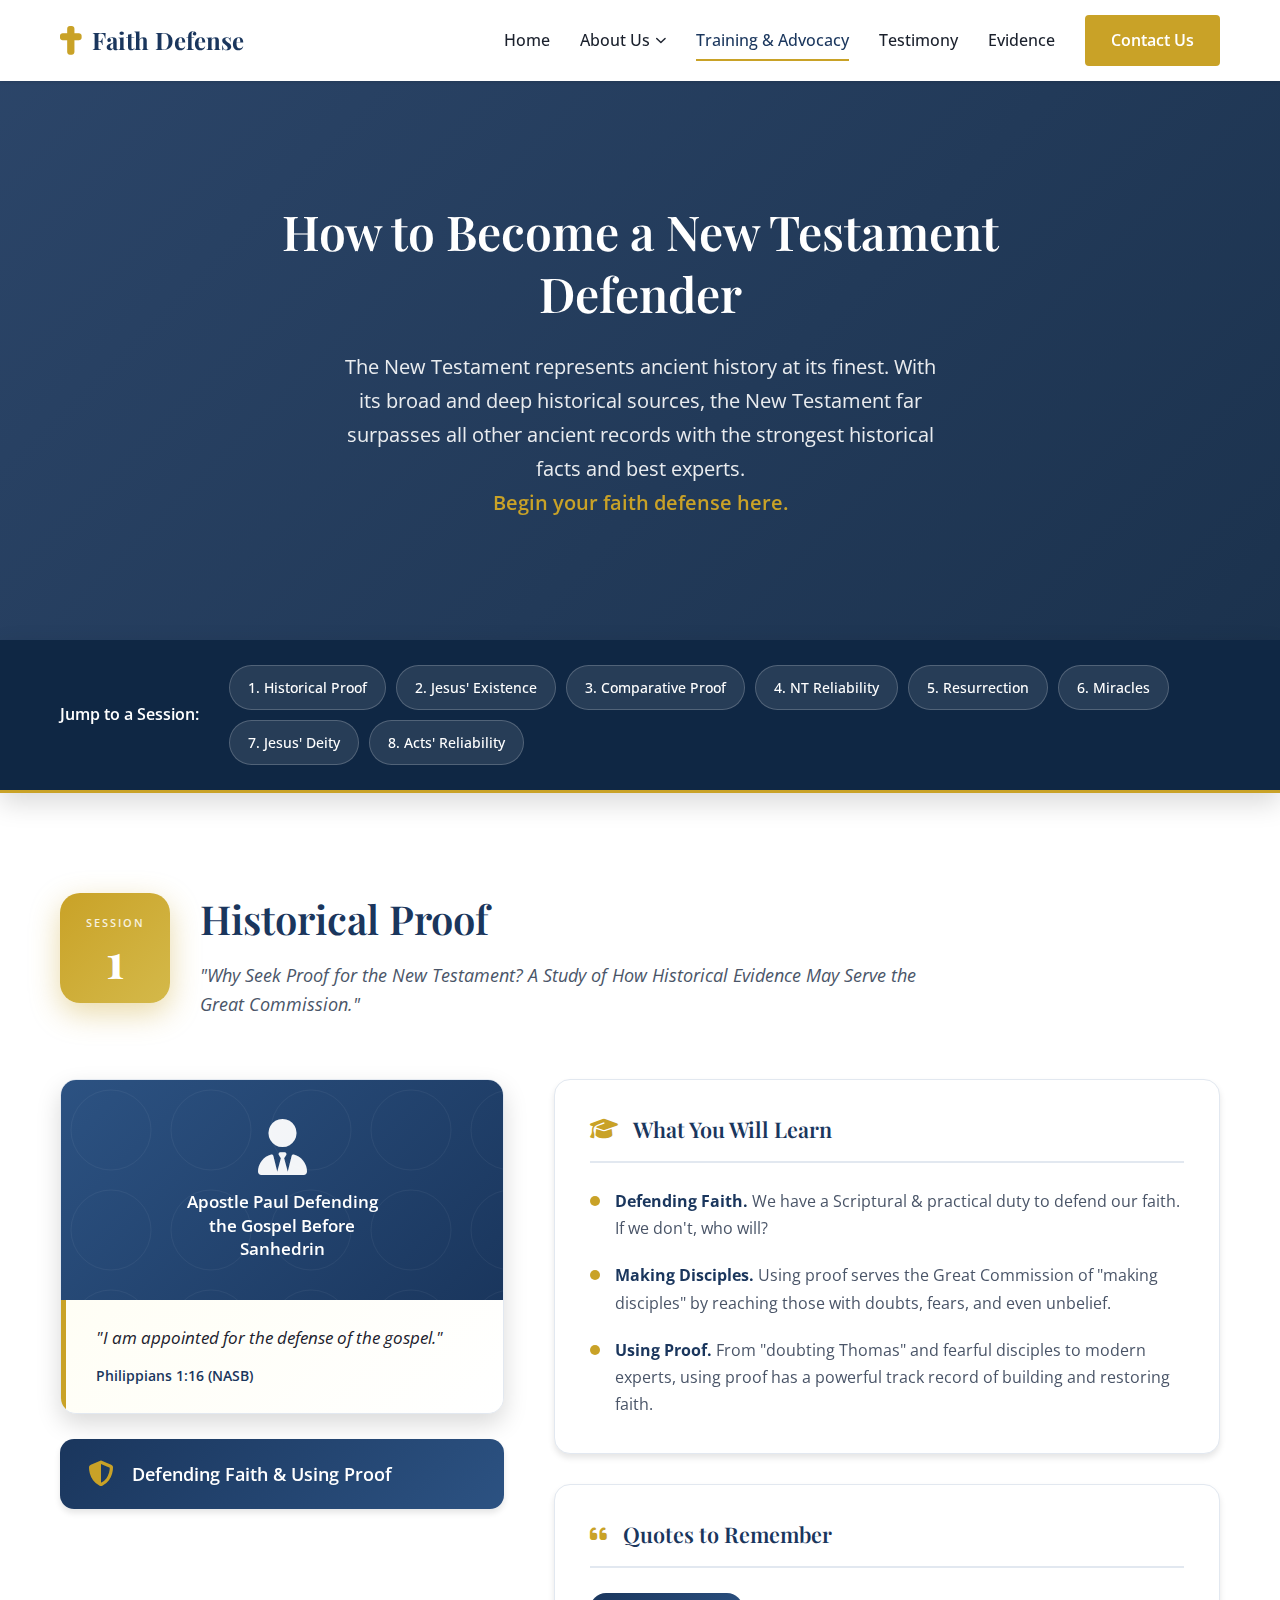
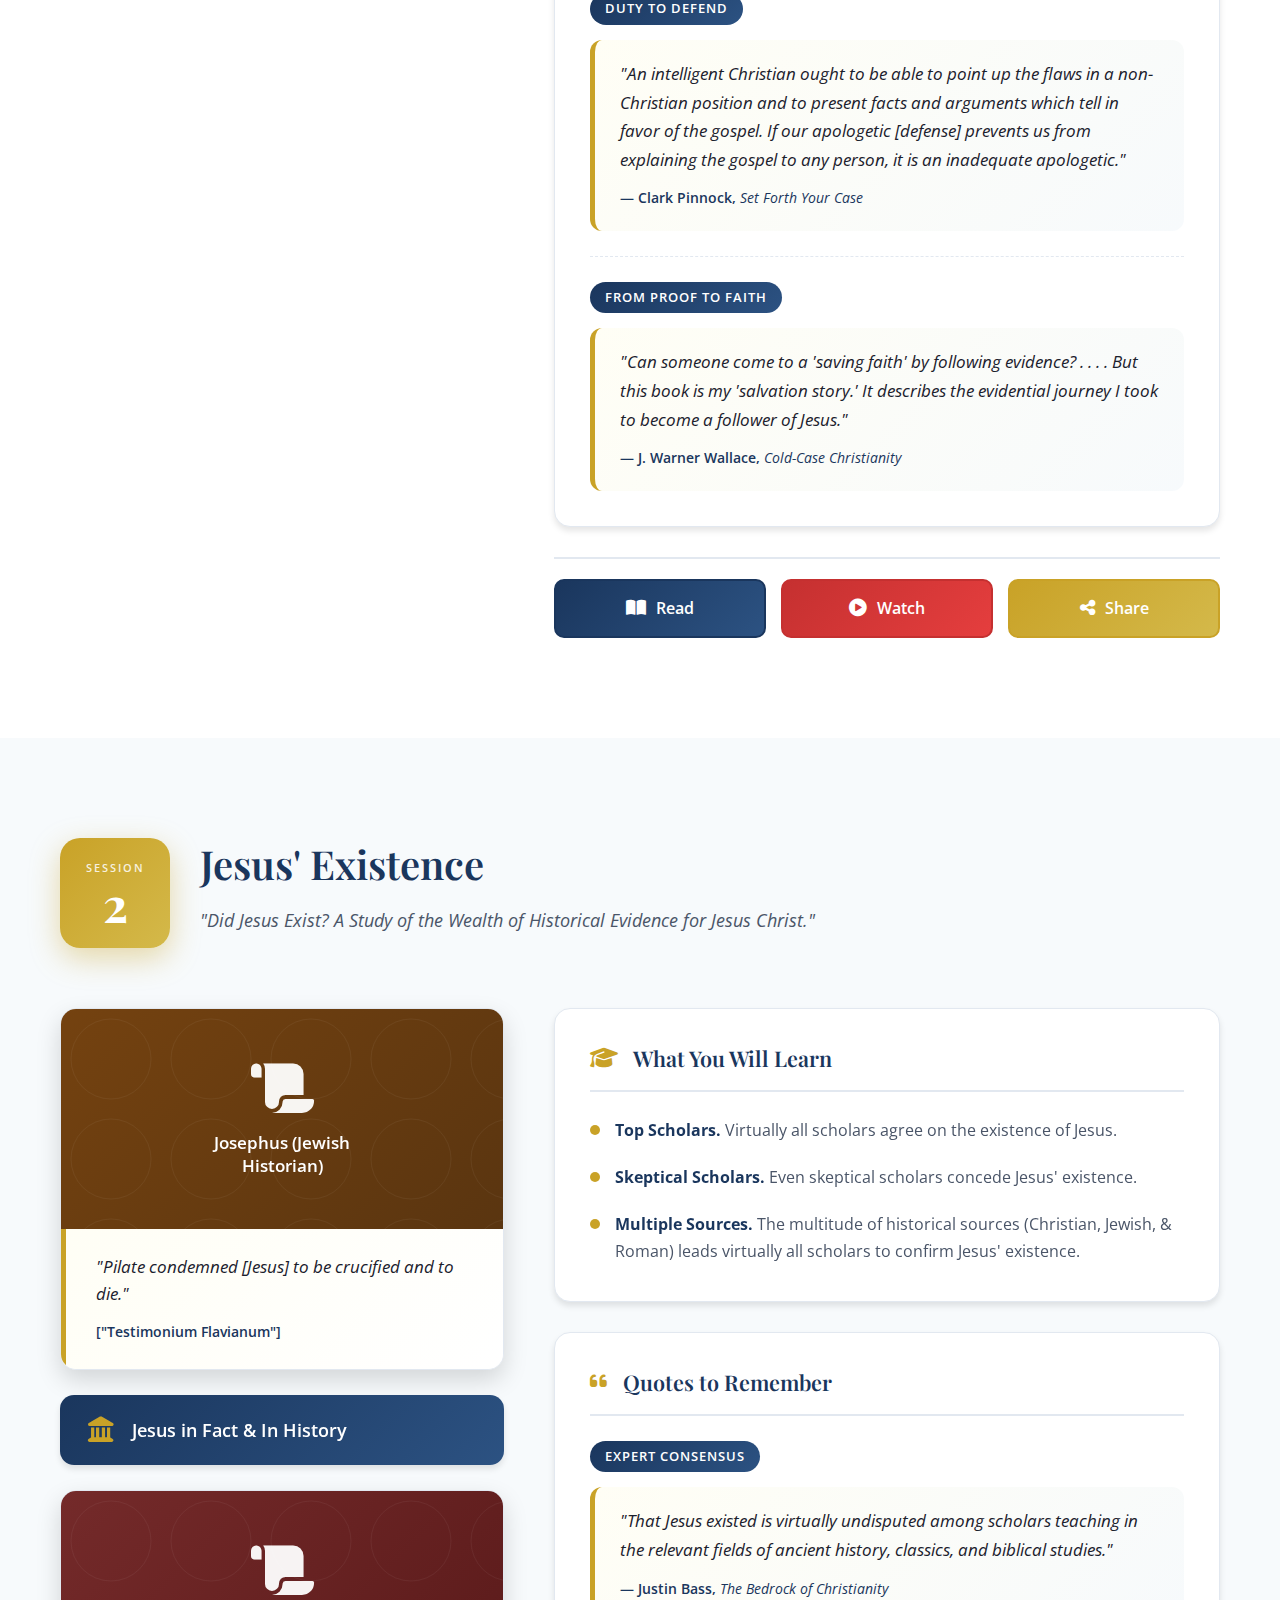
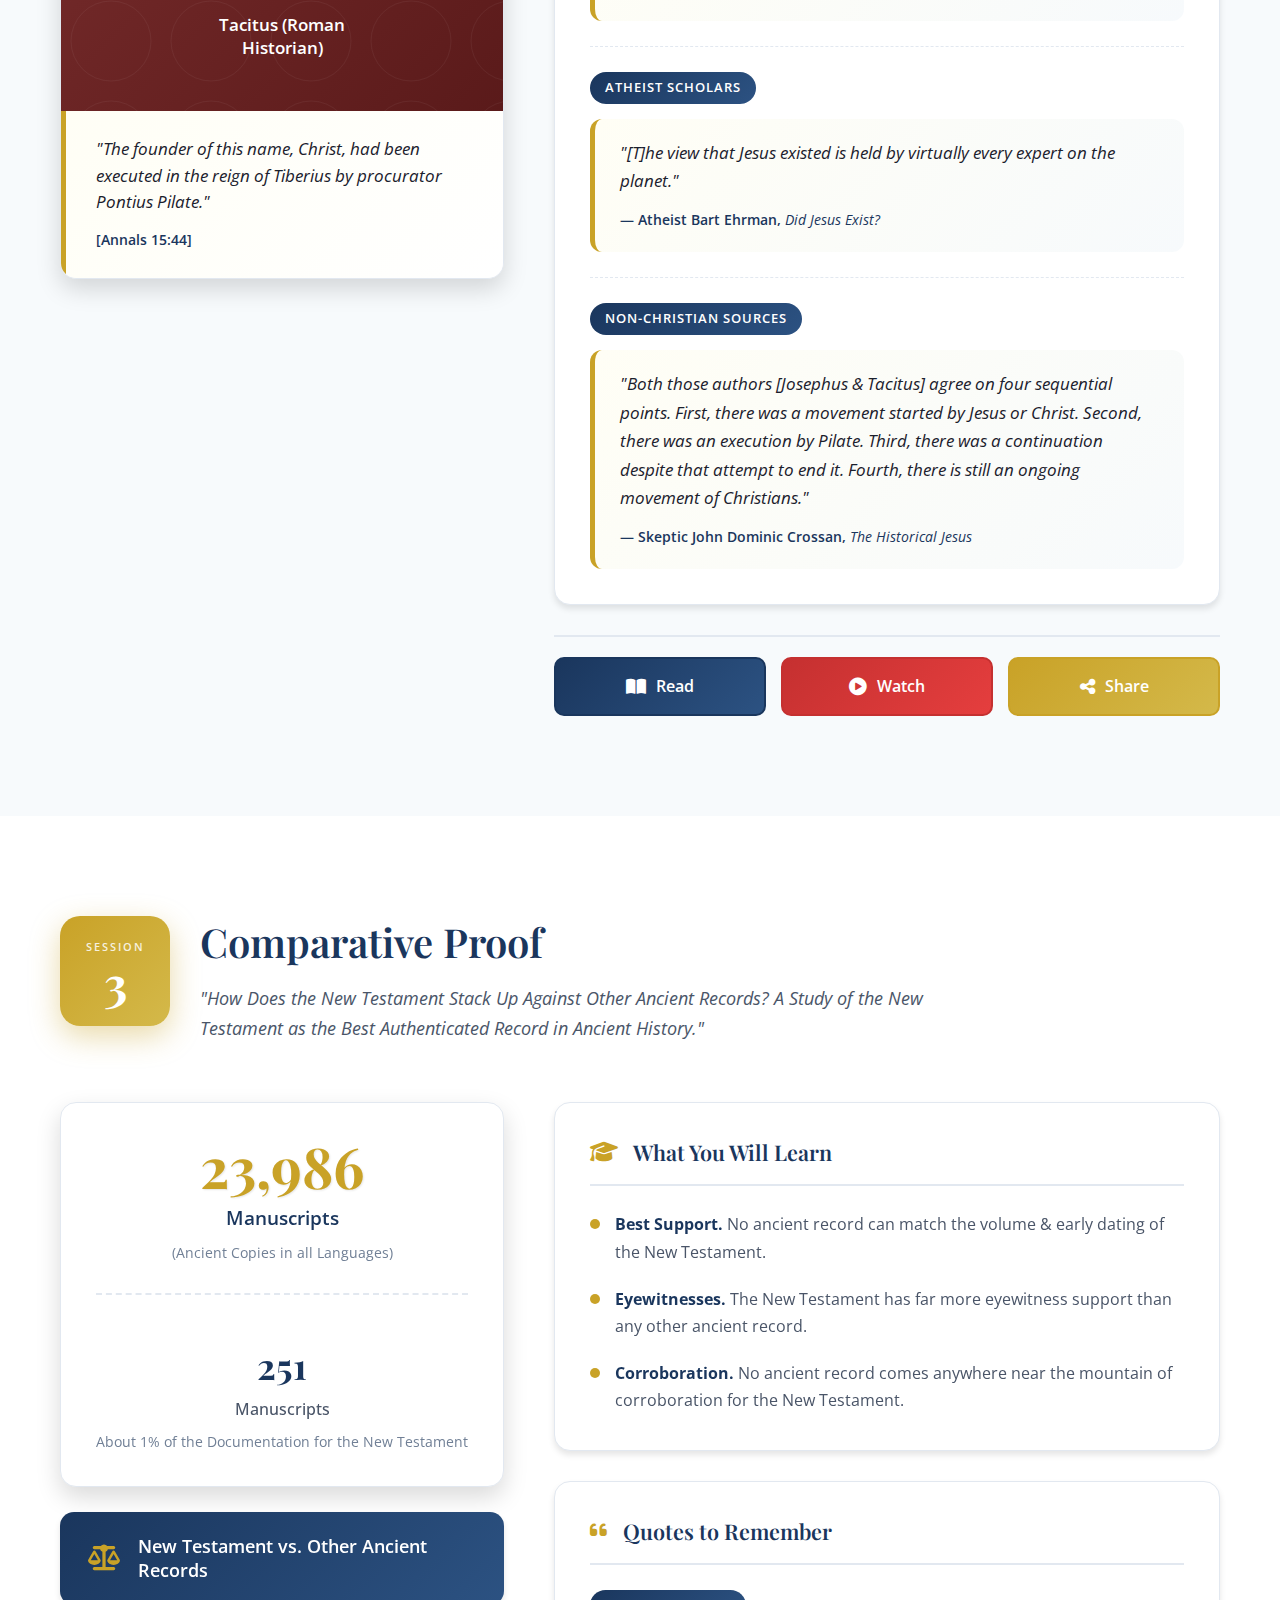
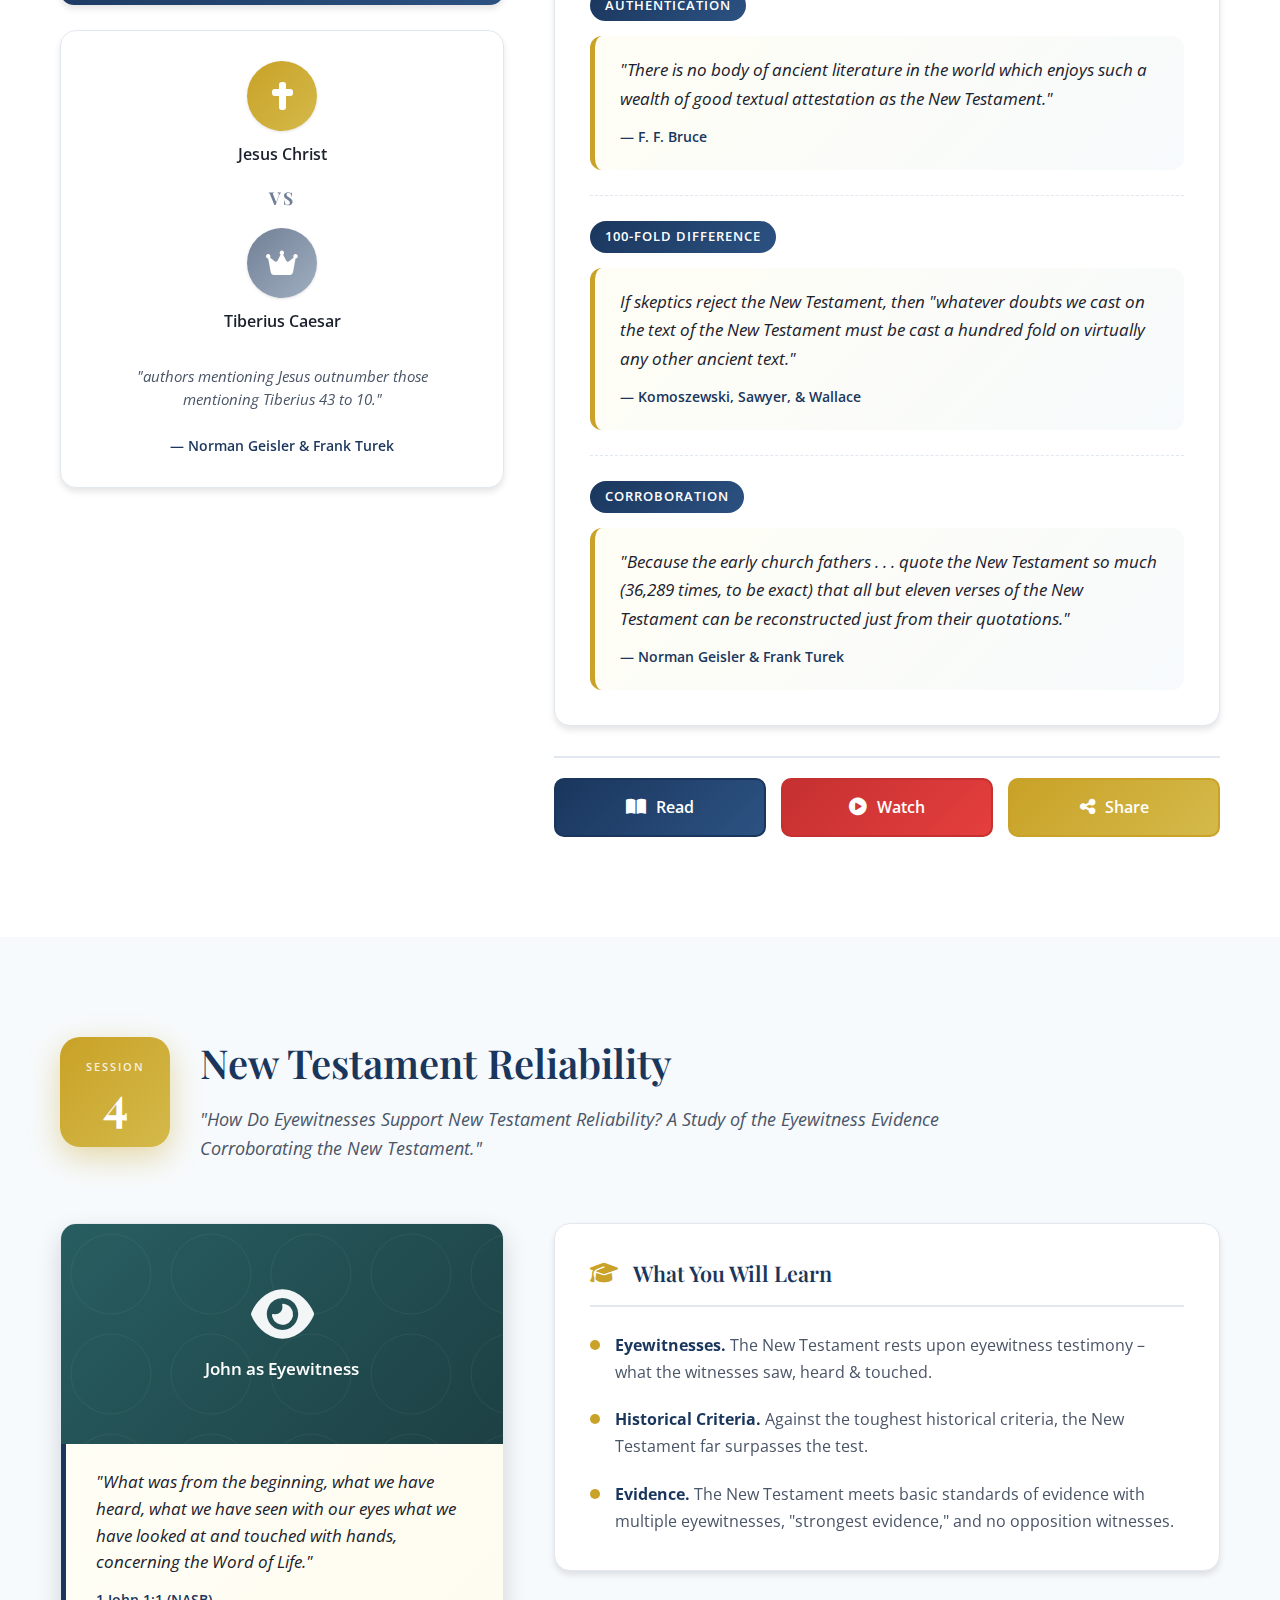
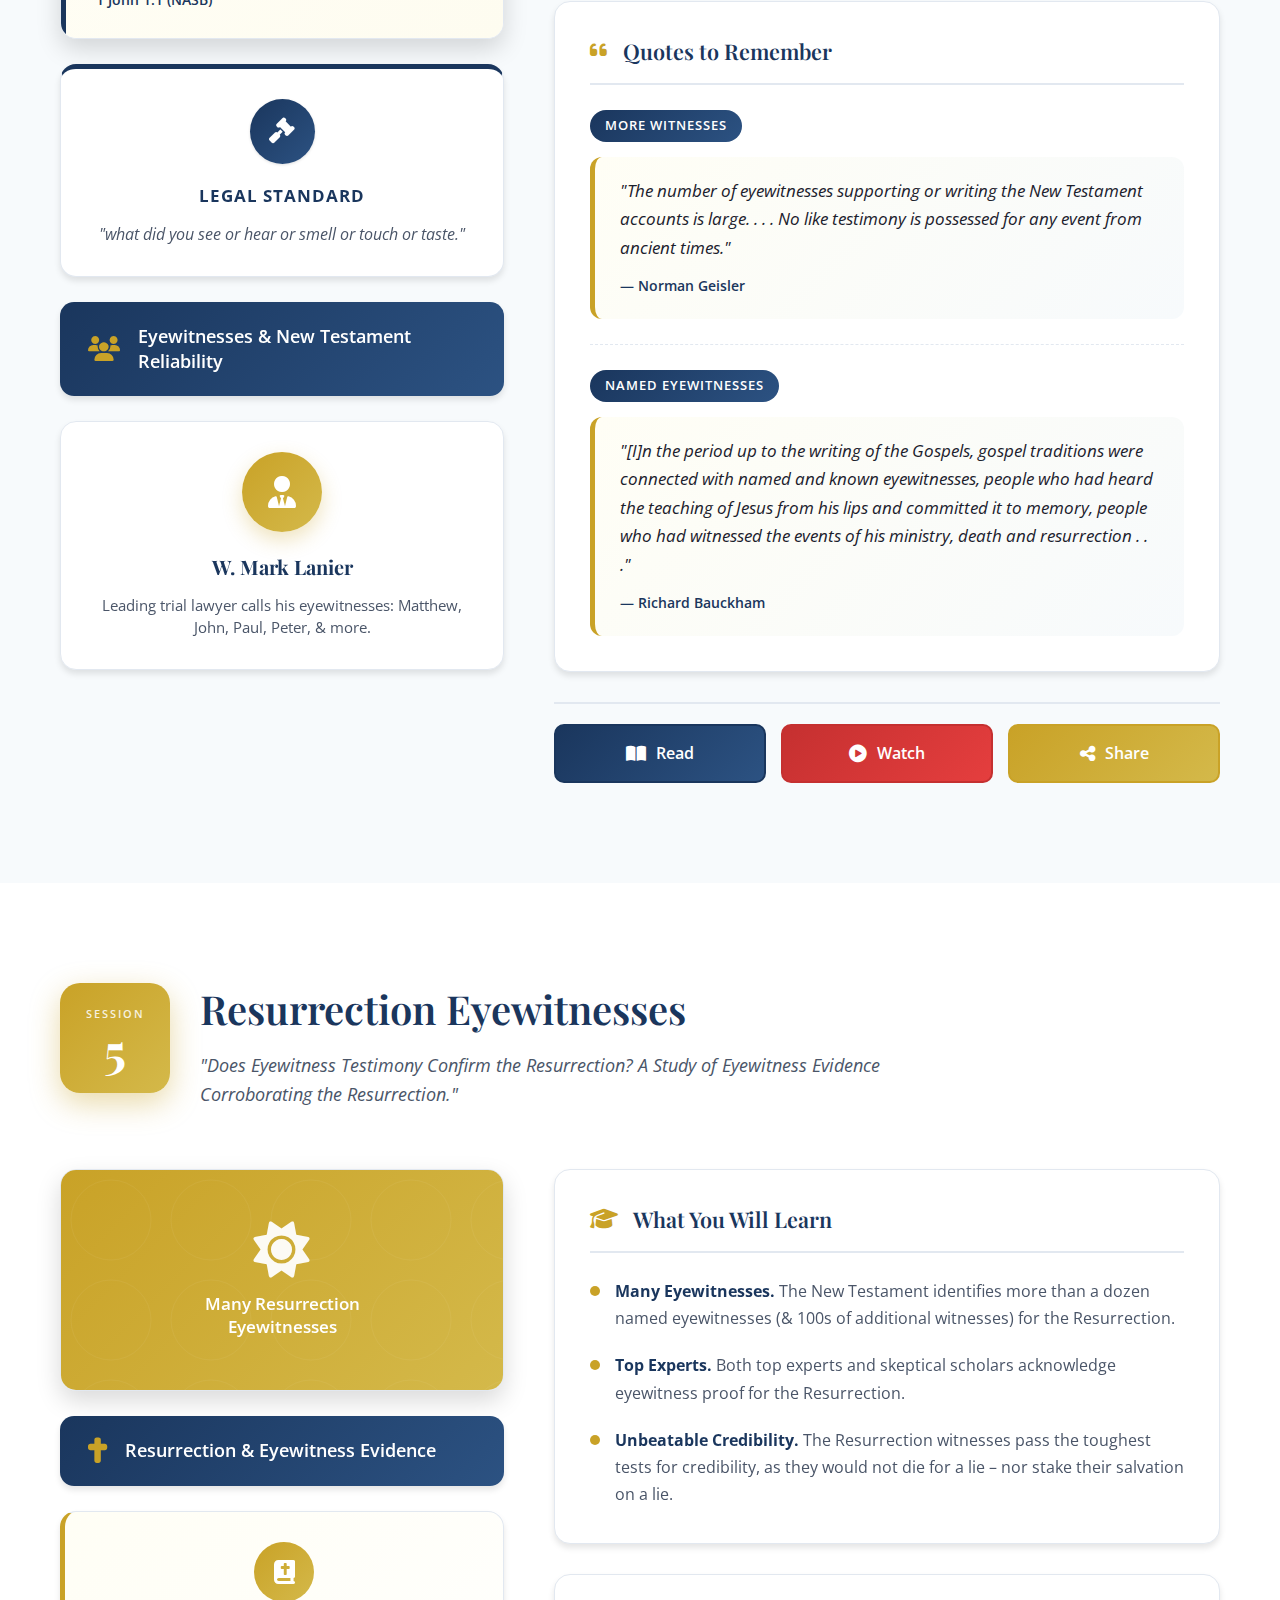
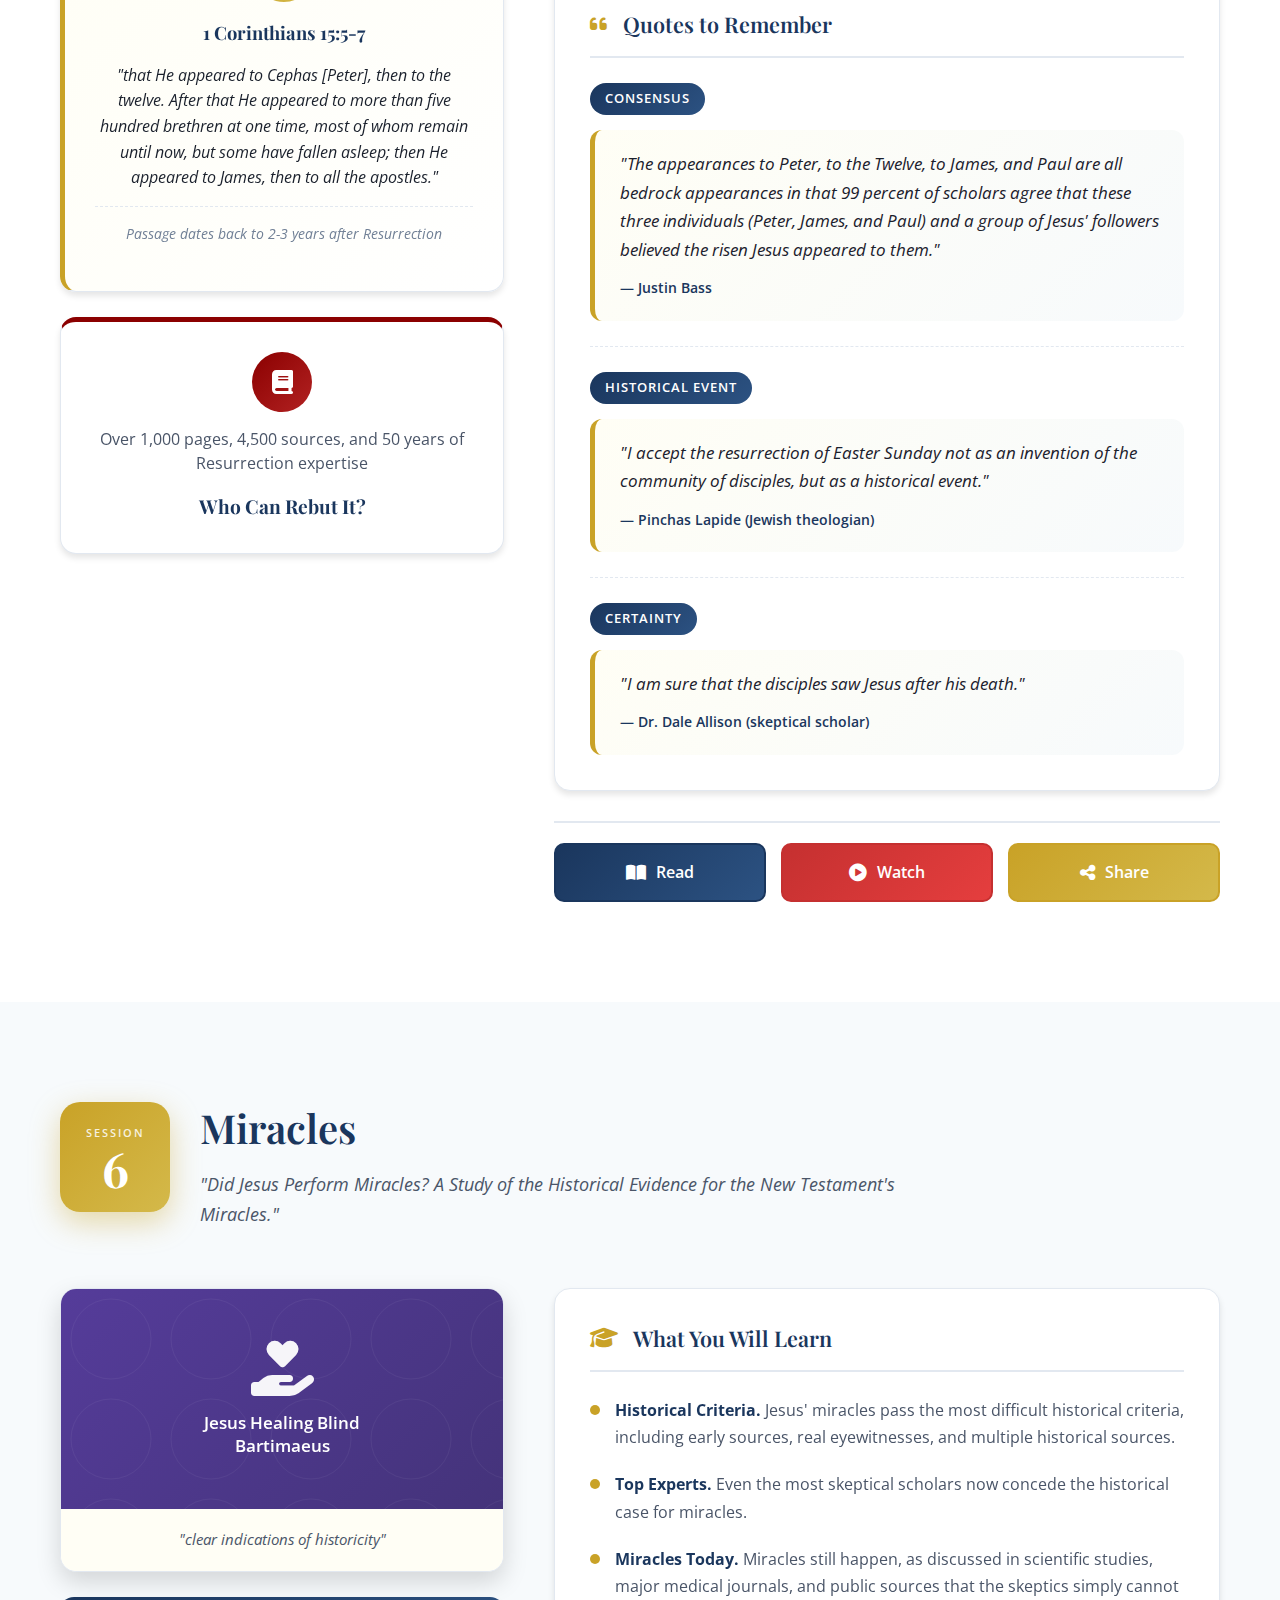
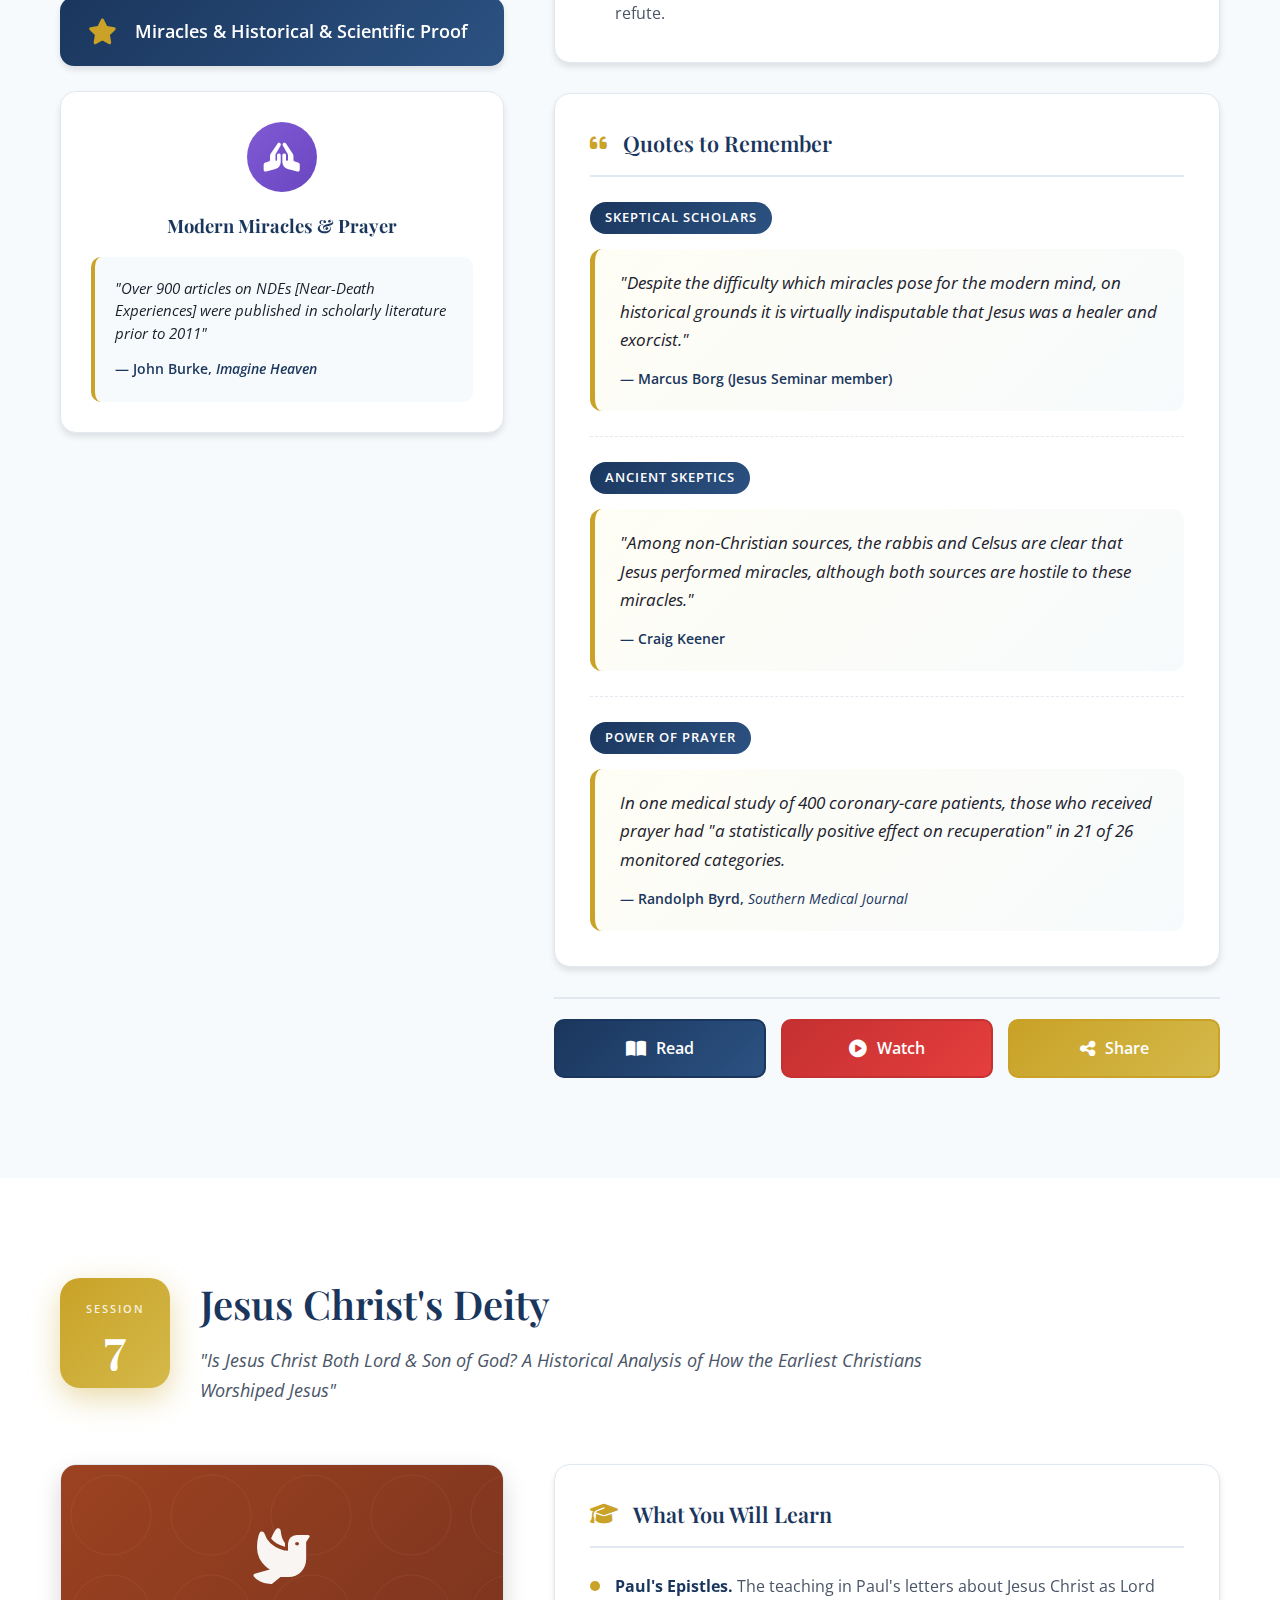
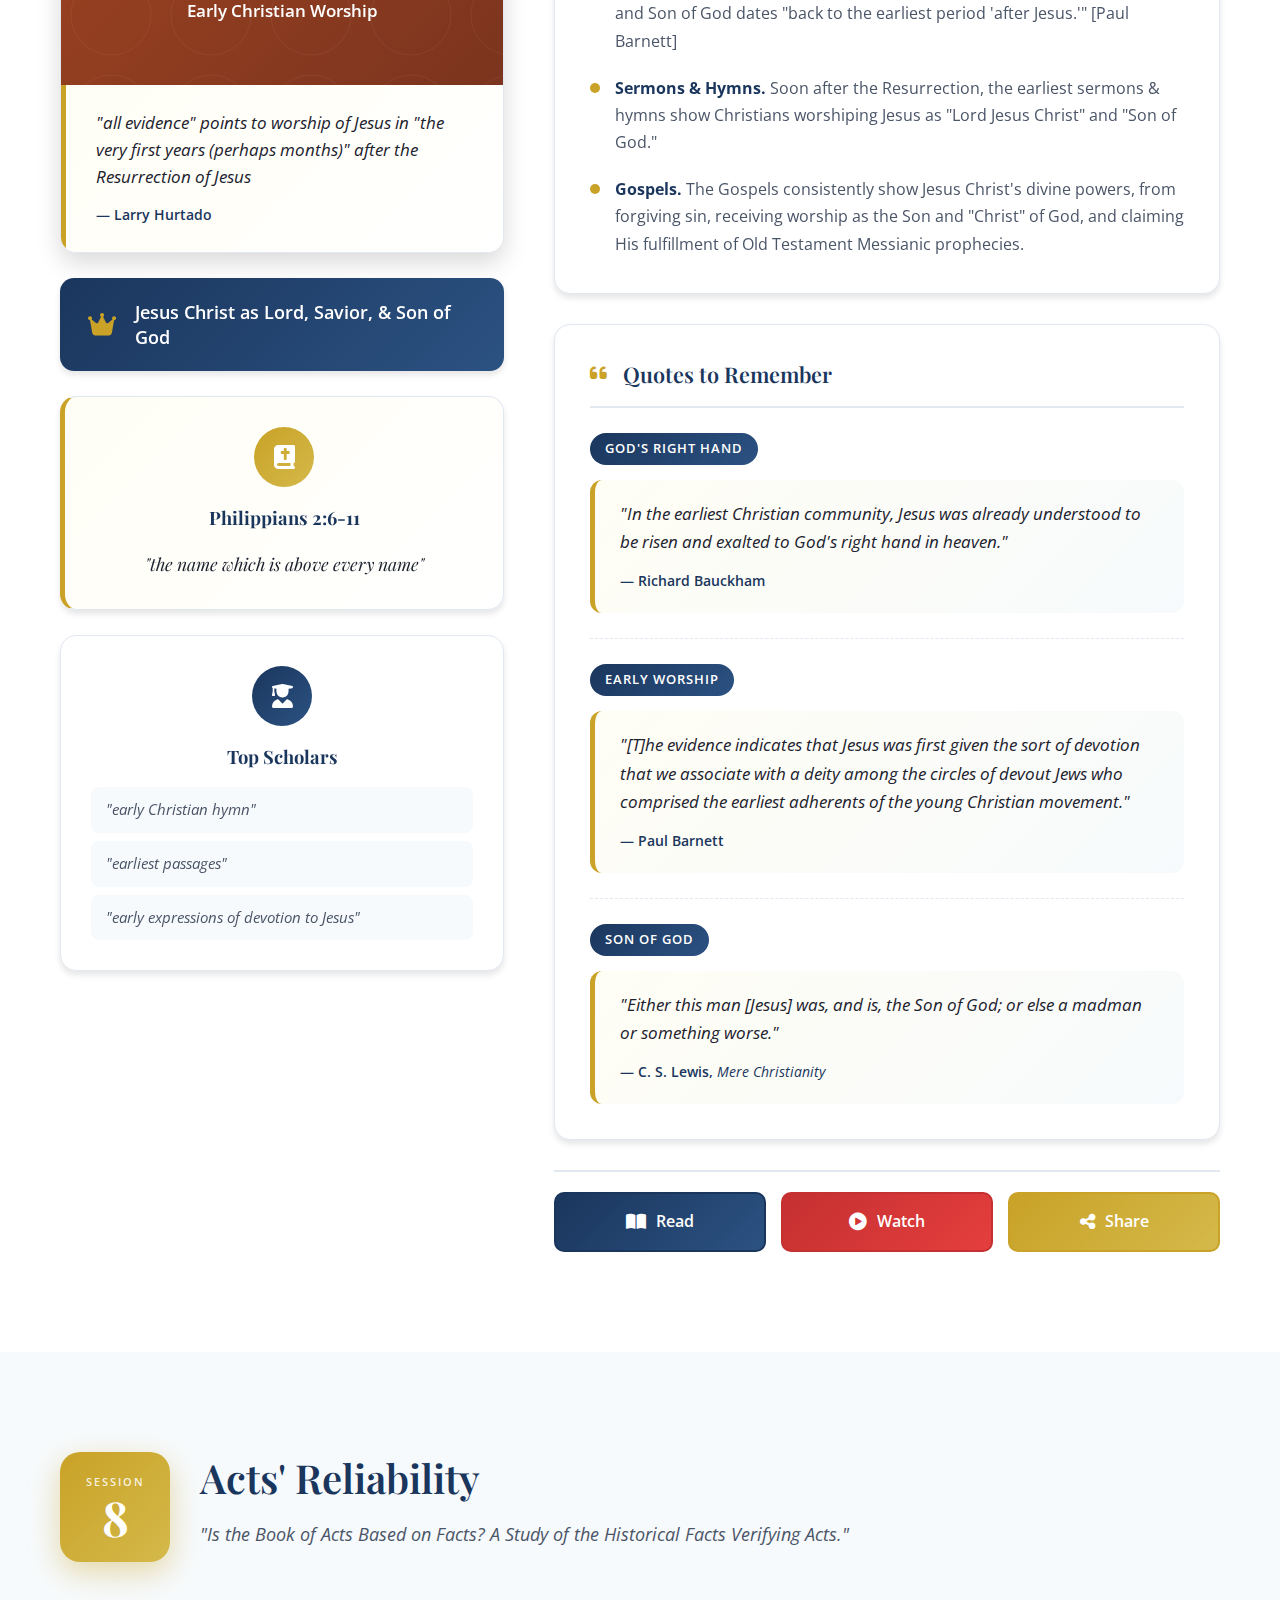
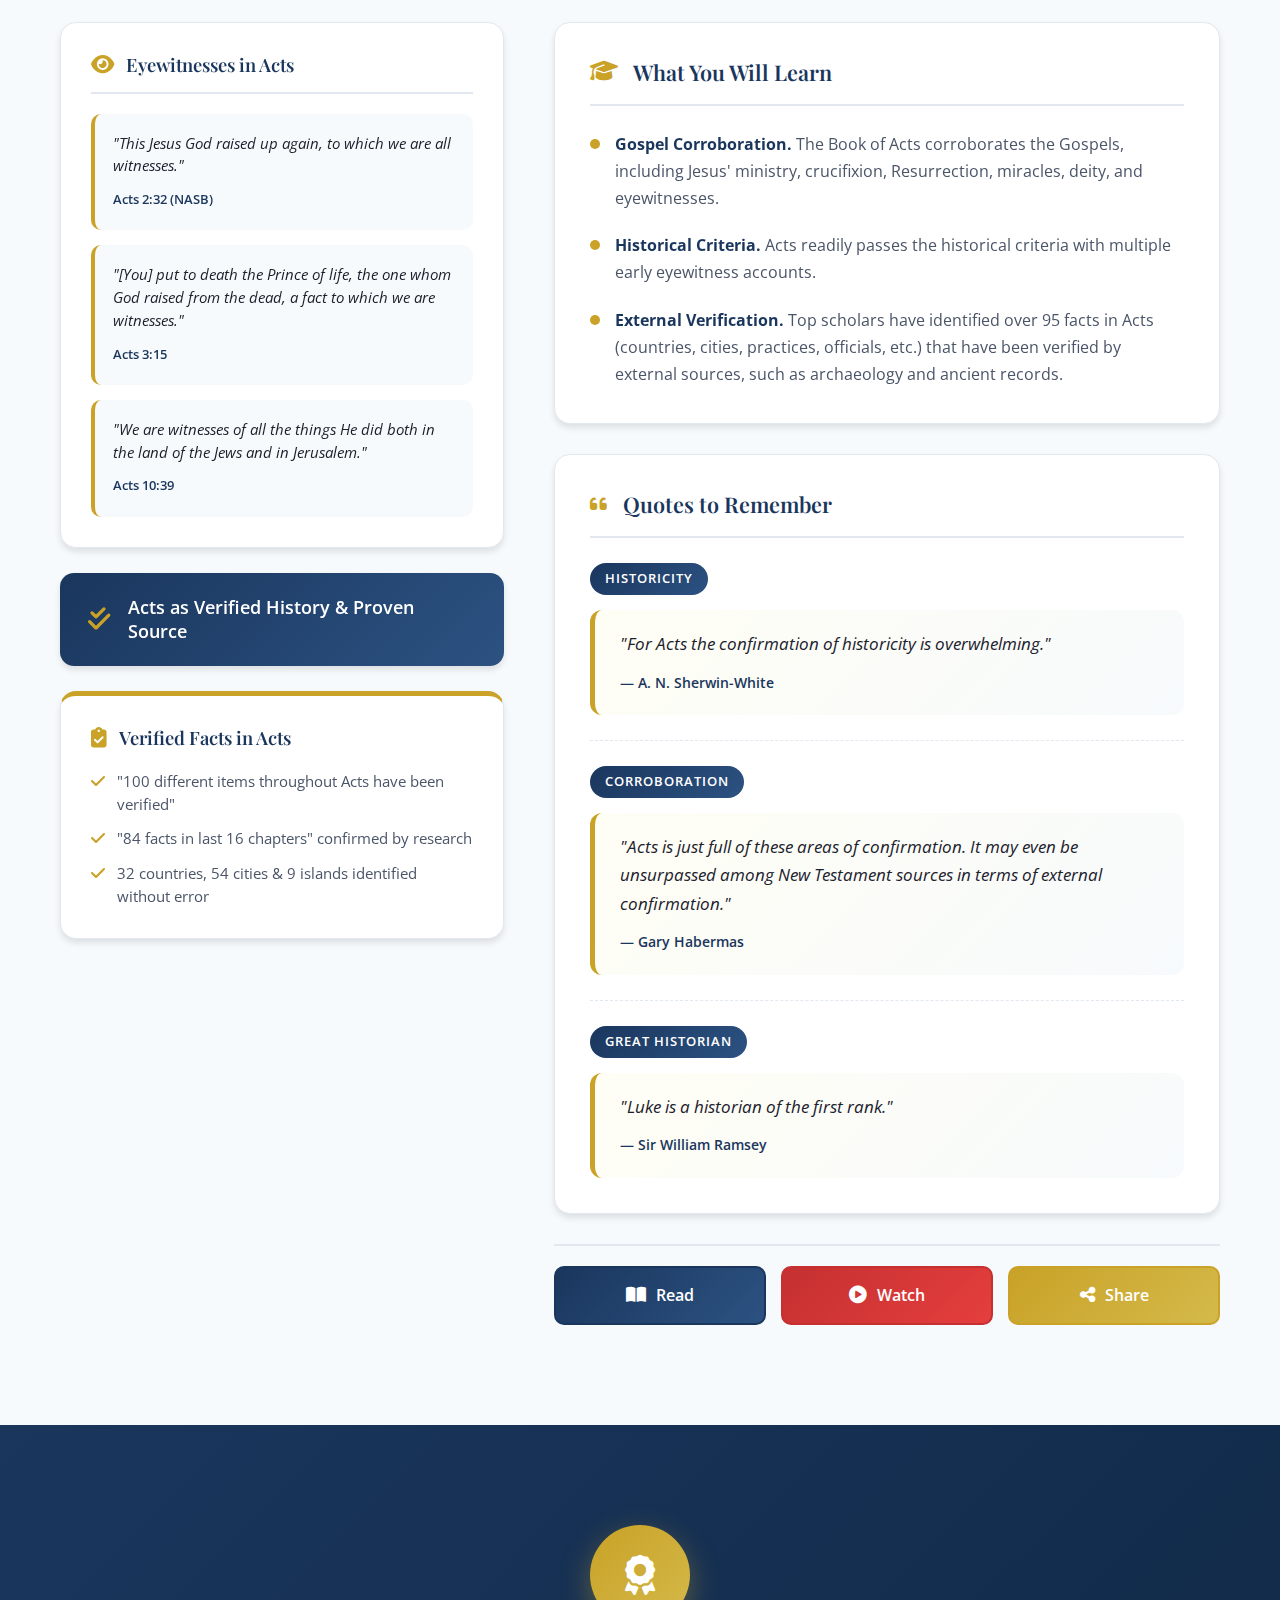
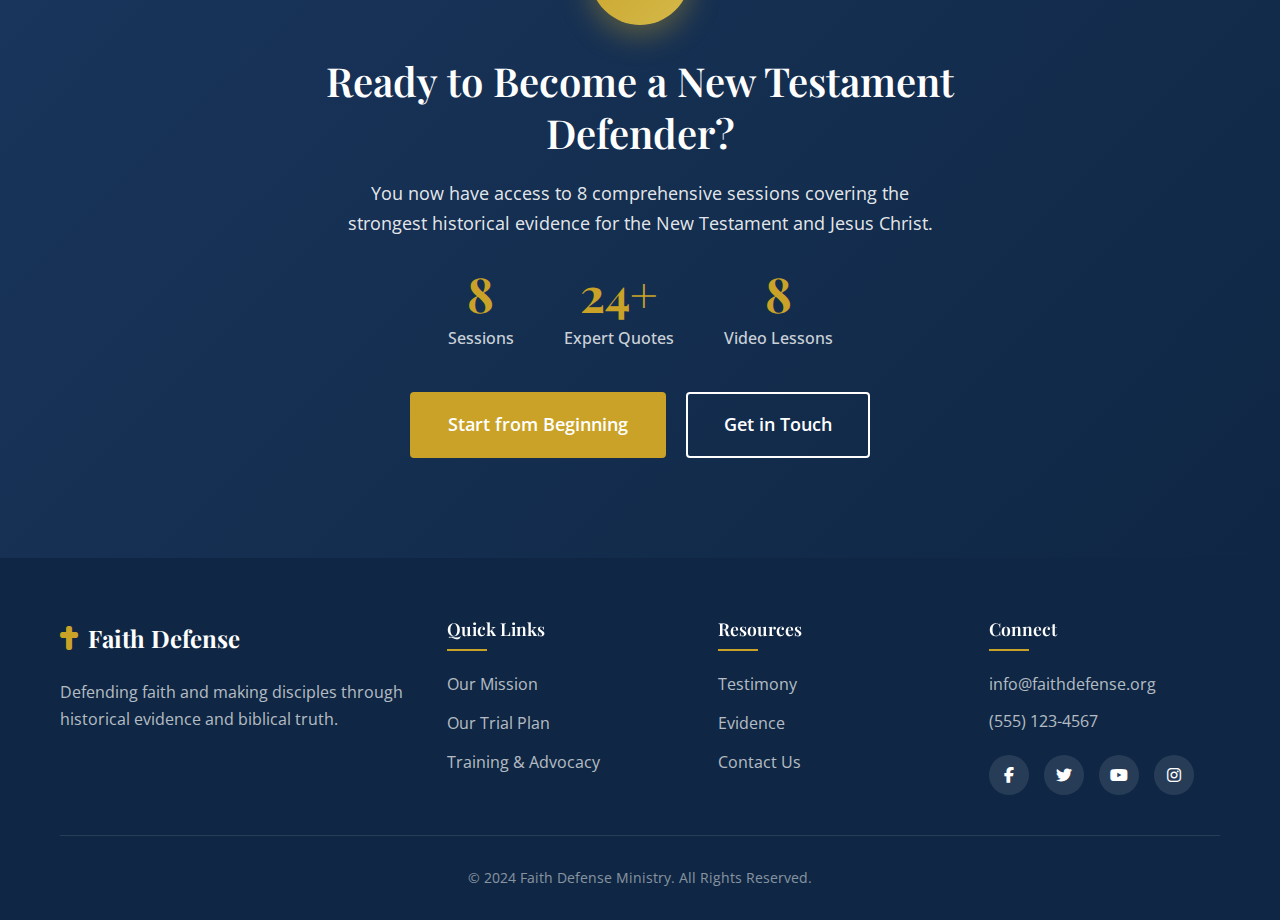
<file: defender.html>
<!DOCTYPE html>
<html lang="en">
<head>
    <meta charset="UTF-8">
    <meta name="viewport" content="width=device-width, initial-scale=1.0">
    <title>How to Become a New Testament Defender | Faith Defense Ministry</title>
    <link rel="stylesheet" href="styles.css">
    <link rel="preconnect" href="https://fonts.googleapis.com">
    <link rel="preconnect" href="https://fonts.gstatic.com" crossorigin>
    <link href="https://fonts.googleapis.com/css2?family=Playfair+Display:wght@400;600;700&family=Open+Sans:wght@300;400;600;700&display=swap" rel="stylesheet">
    <link rel="stylesheet" href="https://cdnjs.cloudflare.com/ajax/libs/font-awesome/6.4.0/css/all.min.css">
    <link rel="stylesheet" href="defender-styles.css">
</head>
<body>
    <!-- Navigation -->
    <nav class="navbar">
        <div class="nav-container">
            <a href="index.html" class="logo">
                <i class="fas fa-cross"></i>
                <span>Faith Defense</span>
            </a>
            <button class="nav-toggle" aria-label="Toggle navigation">
                <span class="hamburger"></span>
            </button>
            <ul class="nav-menu">
                <li><a href="index.html" class="nav-link">Home</a></li>
                <li class="dropdown">
                    <a href="#" class="nav-link dropdown-toggle">About Us <i class="fas fa-chevron-down"></i></a>
                    <ul class="dropdown-menu">
                        <li><a href="mission.html">Our Mission</a></li>
                        <li><a href="trial-plan.html">Our Trial Plan</a></li>
                    </ul>
                </li>
                <li><a href="training.html" class="nav-link active">Training & Advocacy</a></li>
                <li><a href="testimony.html" class="nav-link">Testimony</a></li>
                <li><a href="evidence.html" class="nav-link">Evidence</a></li>
                <li><a href="contact.html" class="btn btn-primary nav-btn">Contact Us</a></li>
            </ul>
        </div>
    </nav>

    <!-- Page Header -->
    <header class="page-header defender-header">
        <div class="page-header-overlay"></div>
        <div class="page-header-content">
            <h1>How to Become a New Testament Defender</h1>
            <p class="header-description">The New Testament represents ancient history at its finest. With its broad and deep historical sources, the New Testament far surpasses all other ancient records with the strongest historical facts and best experts.</p>
            <p class="header-cta"><strong>Begin your faith defense here.</strong></p>
        </div>
    </header>

    <!-- Course Navigation -->
    <section class="course-nav-section">
        <div class="container">
            <div class="course-nav-wrapper">
                <h3>Jump to a Session:</h3>
                <div class="course-nav-links">
                    <a href="#session-1" class="course-nav-link">1. Historical Proof</a>
                    <a href="#session-2" class="course-nav-link">2. Jesus' Existence</a>
                    <a href="#session-3" class="course-nav-link">3. Comparative Proof</a>
                    <a href="#session-4" class="course-nav-link">4. NT Reliability</a>
                    <a href="#session-5" class="course-nav-link">5. Resurrection</a>
                    <a href="#session-6" class="course-nav-link">6. Miracles</a>
                    <a href="#session-7" class="course-nav-link">7. Jesus' Deity</a>
                    <a href="#session-8" class="course-nav-link">8. Acts' Reliability</a>
                </div>
            </div>
        </div>
    </section>

    <!-- Session 1: Historical Proof -->
    <section id="session-1" class="session-section">
        <div class="container">
            <div class="session-header">
                <div class="session-number-badge">
                    <span>Session</span>
                    <span class="number">1</span>
                </div>
                <div class="session-title-block">
                    <h2>Historical Proof</h2>
                    <p class="session-subtitle">"Why Seek Proof for the New Testament? A Study of How Historical Evidence May Serve the Great Commission."</p>
                </div>
            </div>

            <div class="session-content-grid">
                <!-- Left Column - Image and Quote -->
                <div class="session-visual">
                    <div class="session-image-card">
                        <div class="image-placeholder apostle-paul">
                            <i class="fas fa-user-tie"></i>
                            <span>Apostle Paul Defending the Gospel Before Sanhedrin</span>
                        </div>
                        <blockquote class="image-quote">
                            <p>"I am appointed for the defense of the gospel."</p>
                            <cite>Philippians 1:16 (NASB)</cite>
                        </blockquote>
                    </div>
                    <div class="session-theme-badge">
                        <i class="fas fa-shield-alt"></i>
                        <span>Defending Faith & Using Proof</span>
                    </div>
                </div>

                <!-- Right Column - Content -->
                <div class="session-main-content">
                    <!-- What You Will Learn -->
                    <div class="learn-card">
                        <h3><i class="fas fa-graduation-cap"></i> What You Will Learn</h3>
                        <ul class="learn-list">
                            <li>
                                <strong>Defending Faith.</strong> We have a Scriptural & practical duty to defend our faith. If we don't, who will?
                            </li>
                            <li>
                                <strong>Making Disciples.</strong> Using proof serves the Great Commission of "making disciples" by reaching those with doubts, fears, and even unbelief.
                            </li>
                            <li>
                                <strong>Using Proof.</strong> From "doubting Thomas" and fearful disciples to modern experts, using proof has a powerful track record of building and restoring faith.
                            </li>
                        </ul>
                    </div>

                    <!-- Quotes to Remember -->
                    <div class="quotes-card">
                        <h3><i class="fas fa-quote-left"></i> Quotes to Remember</h3>
                        <div class="quote-item">
                            <p class="quote-label">Duty to Defend</p>
                            <blockquote>
                                <p>"An intelligent Christian ought to be able to point up the flaws in a non-Christian position and to present facts and arguments which tell in favor of the gospel. If our apologetic [defense] prevents us from explaining the gospel to any person, it is an inadequate apologetic."</p>
                                <cite>— Clark Pinnock, <em>Set Forth Your Case</em></cite>
                            </blockquote>
                        </div>
                        <div class="quote-item">
                            <p class="quote-label">From Proof to Faith</p>
                            <blockquote>
                                <p>"Can someone come to a 'saving faith' by following evidence? . . . . But this book is my 'salvation story.' It describes the evidential journey I took to become a follower of Jesus."</p>
                                <cite>— J. Warner Wallace, <em>Cold-Case Christianity</em></cite>
                            </blockquote>
                        </div>
                    </div>

                    <!-- Action Buttons -->
                    <div class="session-actions">
                        <a href="#" class="action-btn read-btn">
                            <i class="fas fa-book-open"></i>
                            <span>Read</span>
                        </a>
                        <a href="https://www.youtube.com/watch?v=b3ikop6pLBg" target="_blank" rel="noopener noreferrer" class="action-btn watch-btn">
                            <i class="fas fa-play-circle"></i>
                            <span>Watch</span>
                        </a>
                        <a href="#" class="action-btn share-btn">
                            <i class="fas fa-share-alt"></i>
                            <span>Share</span>
                        </a>
                    </div>
                </div>
            </div>
        </div>
    </section>

    <!-- Session 2: Jesus' Existence -->
    <section id="session-2" class="session-section alt-bg">
        <div class="container">
            <div class="session-header">
                <div class="session-number-badge">
                    <span>Session</span>
                    <span class="number">2</span>
                </div>
                <div class="session-title-block">
                    <h2>Jesus' Existence</h2>
                    <p class="session-subtitle">"Did Jesus Exist? A Study of the Wealth of Historical Evidence for Jesus Christ."</p>
                </div>
            </div>

            <div class="session-content-grid">
                <!-- Left Column - Image and Quote -->
                <div class="session-visual">
                    <div class="session-image-card">
                        <div class="image-placeholder josephus">
                            <i class="fas fa-scroll"></i>
                            <span>Josephus (Jewish Historian)</span>
                        </div>
                        <blockquote class="image-quote">
                            <p>"Pilate condemned [Jesus] to be crucified and to die."</p>
                            <cite>["Testimonium Flavianum"]</cite>
                        </blockquote>
                    </div>
                    <div class="session-theme-badge">
                        <i class="fas fa-landmark"></i>
                        <span>Jesus in Fact & In History</span>
                    </div>
                    <div class="session-image-card secondary-source">
                        <div class="image-placeholder tacitus">
                            <i class="fas fa-scroll"></i>
                            <span>Tacitus (Roman Historian)</span>
                        </div>
                        <blockquote class="image-quote">
                            <p>"The founder of this name, Christ, had been executed in the reign of Tiberius by procurator Pontius Pilate."</p>
                            <cite>[Annals 15:44]</cite>
                        </blockquote>
                    </div>
                </div>

                <!-- Right Column - Content -->
                <div class="session-main-content">
                    <!-- What You Will Learn -->
                    <div class="learn-card">
                        <h3><i class="fas fa-graduation-cap"></i> What You Will Learn</h3>
                        <ul class="learn-list">
                            <li>
                                <strong>Top Scholars.</strong> Virtually all scholars agree on the existence of Jesus.
                            </li>
                            <li>
                                <strong>Skeptical Scholars.</strong> Even skeptical scholars concede Jesus' existence.
                            </li>
                            <li>
                                <strong>Multiple Sources.</strong> The multitude of historical sources (Christian, Jewish, & Roman) leads virtually all scholars to confirm Jesus' existence.
                            </li>
                        </ul>
                    </div>

                    <!-- Quotes to Remember -->
                    <div class="quotes-card">
                        <h3><i class="fas fa-quote-left"></i> Quotes to Remember</h3>
                        <div class="quote-item">
                            <p class="quote-label">Expert Consensus</p>
                            <blockquote>
                                <p>"That Jesus existed is virtually undisputed among scholars teaching in the relevant fields of ancient history, classics, and biblical studies."</p>
                                <cite>— Justin Bass, <em>The Bedrock of Christianity</em></cite>
                            </blockquote>
                        </div>
                        <div class="quote-item">
                            <p class="quote-label">Atheist Scholars</p>
                            <blockquote>
                                <p>"[T]he view that Jesus existed is held by virtually every expert on the planet."</p>
                                <cite>— Atheist Bart Ehrman, <em>Did Jesus Exist?</em></cite>
                            </blockquote>
                        </div>
                        <div class="quote-item">
                            <p class="quote-label">Non-Christian Sources</p>
                            <blockquote>
                                <p>"Both those authors [Josephus & Tacitus] agree on four sequential points. First, there was a movement started by Jesus or Christ. Second, there was an execution by Pilate. Third, there was a continuation despite that attempt to end it. Fourth, there is still an ongoing movement of Christians."</p>
                                <cite>— Skeptic John Dominic Crossan, <em>The Historical Jesus</em></cite>
                            </blockquote>
                        </div>
                    </div>

                    <!-- Action Buttons -->
                    <div class="session-actions">
                        <a href="#" class="action-btn read-btn">
                            <i class="fas fa-book-open"></i>
                            <span>Read</span>
                        </a>
                        <a href="https://www.youtube.com/watch?v=2MWwFDAYlbI" target="_blank" rel="noopener noreferrer" class="action-btn watch-btn">
                            <i class="fas fa-play-circle"></i>
                            <span>Watch</span>
                        </a>
                        <a href="#" class="action-btn share-btn">
                            <i class="fas fa-share-alt"></i>
                            <span>Share</span>
                        </a>
                    </div>
                </div>
            </div>
        </div>
    </section>

    <!-- Session 3: Comparative Proof -->
    <section id="session-3" class="session-section">
        <div class="container">
            <div class="session-header">
                <div class="session-number-badge">
                    <span>Session</span>
                    <span class="number">3</span>
                </div>
                <div class="session-title-block">
                    <h2>Comparative Proof</h2>
                    <p class="session-subtitle">"How Does the New Testament Stack Up Against Other Ancient Records? A Study of the New Testament as the Best Authenticated Record in Ancient History."</p>
                </div>
            </div>

            <div class="session-content-grid">
                <!-- Left Column - Visual -->
                <div class="session-visual">
                    <div class="stats-comparison-card">
                        <div class="stat-large">
                            <span class="stat-number">23,986</span>
                            <span class="stat-label">Manuscripts</span>
                            <span class="stat-desc">(Ancient Copies in all Languages)</span>
                        </div>
                        <div class="stat-comparison">
                            <div class="stat-small">
                                <span class="stat-number">251</span>
                                <span class="stat-label">Manuscripts</span>
                                <span class="stat-desc">About 1% of the Documentation for the New Testament</span>
                            </div>
                        </div>
                    </div>
                    <div class="session-theme-badge">
                        <i class="fas fa-balance-scale"></i>
                        <span>New Testament vs. Other Ancient Records</span>
                    </div>
                    <div class="comparison-visual">
                        <div class="comparison-item">
                            <div class="comparison-icon jesus">
                                <i class="fas fa-cross"></i>
                            </div>
                            <span>Jesus Christ</span>
                        </div>
                        <div class="vs-badge">vs</div>
                        <div class="comparison-item">
                            <div class="comparison-icon caesar">
                                <i class="fas fa-crown"></i>
                            </div>
                            <span>Tiberius Caesar</span>
                        </div>
                        <p class="comparison-stat">"authors mentioning Jesus outnumber those mentioning Tiberius 43 to 10."</p>
                        <cite>— Norman Geisler & Frank Turek</cite>
                    </div>
                </div>

                <!-- Right Column - Content -->
                <div class="session-main-content">
                    <!-- What You Will Learn -->
                    <div class="learn-card">
                        <h3><i class="fas fa-graduation-cap"></i> What You Will Learn</h3>
                        <ul class="learn-list">
                            <li>
                                <strong>Best Support.</strong> No ancient record can match the volume & early dating of the New Testament.
                            </li>
                            <li>
                                <strong>Eyewitnesses.</strong> The New Testament has far more eyewitness support than any other ancient record.
                            </li>
                            <li>
                                <strong>Corroboration.</strong> No ancient record comes anywhere near the mountain of corroboration for the New Testament.
                            </li>
                        </ul>
                    </div>

                    <!-- Quotes to Remember -->
                    <div class="quotes-card">
                        <h3><i class="fas fa-quote-left"></i> Quotes to Remember</h3>
                        <div class="quote-item">
                            <p class="quote-label">Authentication</p>
                            <blockquote>
                                <p>"There is no body of ancient literature in the world which enjoys such a wealth of good textual attestation as the New Testament."</p>
                                <cite>— F. F. Bruce</cite>
                            </blockquote>
                        </div>
                        <div class="quote-item">
                            <p class="quote-label">100-Fold Difference</p>
                            <blockquote>
                                <p>If skeptics reject the New Testament, then "whatever doubts we cast on the text of the New Testament must be cast a hundred fold on virtually any other ancient text."</p>
                                <cite>— Komoszewski, Sawyer, & Wallace</cite>
                            </blockquote>
                        </div>
                        <div class="quote-item">
                            <p class="quote-label">Corroboration</p>
                            <blockquote>
                                <p>"Because the early church fathers . . . quote the New Testament so much (36,289 times, to be exact) that all but eleven verses of the New Testament can be reconstructed just from their quotations."</p>
                                <cite>— Norman Geisler & Frank Turek</cite>
                            </blockquote>
                        </div>
                    </div>

                    <!-- Action Buttons -->
                    <div class="session-actions">
                        <a href="#" class="action-btn read-btn">
                            <i class="fas fa-book-open"></i>
                            <span>Read</span>
                        </a>
                        <a href="https://www.youtube.com/watch?v=_0rPEqohJXA" target="_blank" rel="noopener noreferrer" class="action-btn watch-btn">
                            <i class="fas fa-play-circle"></i>
                            <span>Watch</span>
                        </a>
                        <a href="#" class="action-btn share-btn">
                            <i class="fas fa-share-alt"></i>
                            <span>Share</span>
                        </a>
                    </div>
                </div>
            </div>
        </div>
    </section>

    <!-- Session 4: New Testament Reliability -->
    <section id="session-4" class="session-section alt-bg">
        <div class="container">
            <div class="session-header">
                <div class="session-number-badge">
                    <span>Session</span>
                    <span class="number">4</span>
                </div>
                <div class="session-title-block">
                    <h2>New Testament Reliability</h2>
                    <p class="session-subtitle">"How Do Eyewitnesses Support New Testament Reliability? A Study of the Eyewitness Evidence Corroborating the New Testament."</p>
                </div>
            </div>

            <div class="session-content-grid">
                <!-- Left Column - Visual -->
                <div class="session-visual">
                    <div class="session-image-card">
                        <div class="image-placeholder john-eyewitness">
                            <i class="fas fa-eye"></i>
                            <span>John as Eyewitness</span>
                        </div>
                        <blockquote class="image-quote scripture-quote-block">
                            <p>"What was from the beginning, what we have heard, what we have seen with our eyes what we have looked at and touched with hands, concerning the Word of Life."</p>
                            <cite>1 John 1:1 (NASB)</cite>
                        </blockquote>
                    </div>
                    <div class="legal-standard-card">
                        <div class="legal-icon">
                            <i class="fas fa-gavel"></i>
                        </div>
                        <p class="legal-label">Legal Standard</p>
                        <p class="legal-text">"what did you see or hear or smell or touch or taste."</p>
                    </div>
                    <div class="session-theme-badge">
                        <i class="fas fa-users"></i>
                        <span>Eyewitnesses & New Testament Reliability</span>
                    </div>
                    <div class="expert-card">
                        <div class="expert-icon">
                            <i class="fas fa-user-tie"></i>
                        </div>
                        <p class="expert-name">W. Mark Lanier</p>
                        <p class="expert-desc">Leading trial lawyer calls his eyewitnesses: Matthew, John, Paul, Peter, & more.</p>
                    </div>
                </div>

                <!-- Right Column - Content -->
                <div class="session-main-content">
                    <!-- What You Will Learn -->
                    <div class="learn-card">
                        <h3><i class="fas fa-graduation-cap"></i> What You Will Learn</h3>
                        <ul class="learn-list">
                            <li>
                                <strong>Eyewitnesses.</strong> The New Testament rests upon eyewitness testimony – what the witnesses saw, heard & touched.
                            </li>
                            <li>
                                <strong>Historical Criteria.</strong> Against the toughest historical criteria, the New Testament far surpasses the test.
                            </li>
                            <li>
                                <strong>Evidence.</strong> The New Testament meets basic standards of evidence with multiple eyewitnesses, "strongest evidence," and no opposition witnesses.
                            </li>
                        </ul>
                    </div>

                    <!-- Quotes to Remember -->
                    <div class="quotes-card">
                        <h3><i class="fas fa-quote-left"></i> Quotes to Remember</h3>
                        <div class="quote-item">
                            <p class="quote-label">More Witnesses</p>
                            <blockquote>
                                <p>"The number of eyewitnesses supporting or writing the New Testament accounts is large. . . . No like testimony is possessed for any event from ancient times."</p>
                                <cite>— Norman Geisler</cite>
                            </blockquote>
                        </div>
                        <div class="quote-item">
                            <p class="quote-label">Named Eyewitnesses</p>
                            <blockquote>
                                <p>"[I]n the period up to the writing of the Gospels, gospel traditions were connected with named and known eyewitnesses, people who had heard the teaching of Jesus from his lips and committed it to memory, people who had witnessed the events of his ministry, death and resurrection . . ."</p>
                                <cite>— Richard Bauckham</cite>
                            </blockquote>
                        </div>
                    </div>

                    <!-- Action Buttons -->
                    <div class="session-actions">
                        <a href="#" class="action-btn read-btn">
                            <i class="fas fa-book-open"></i>
                            <span>Read</span>
                        </a>
                        <a href="https://www.youtube.com/watch?v=C62iuU-MvVA" target="_blank" rel="noopener noreferrer" class="action-btn watch-btn">
                            <i class="fas fa-play-circle"></i>
                            <span>Watch</span>
                        </a>
                        <a href="#" class="action-btn share-btn">
                            <i class="fas fa-share-alt"></i>
                            <span>Share</span>
                        </a>
                    </div>
                </div>
            </div>
        </div>
    </section>

    <!-- Session 5: Resurrection Eyewitnesses -->
    <section id="session-5" class="session-section">
        <div class="container">
            <div class="session-header">
                <div class="session-number-badge">
                    <span>Session</span>
                    <span class="number">5</span>
                </div>
                <div class="session-title-block">
                    <h2>Resurrection Eyewitnesses</h2>
                    <p class="session-subtitle">"Does Eyewitness Testimony Confirm the Resurrection? A Study of Eyewitness Evidence Corroborating the Resurrection."</p>
                </div>
            </div>

            <div class="session-content-grid">
                <!-- Left Column - Visual -->
                <div class="session-visual">
                    <div class="session-image-card">
                        <div class="image-placeholder resurrection">
                            <i class="fas fa-sun"></i>
                            <span>Many Resurrection Eyewitnesses</span>
                        </div>
                    </div>
                    <div class="session-theme-badge">
                        <i class="fas fa-cross"></i>
                        <span>Resurrection & Eyewitness Evidence</span>
                    </div>
                    <div class="scripture-highlight-card">
                        <div class="scripture-icon">
                            <i class="fas fa-book-bible"></i>
                        </div>
                        <p class="scripture-ref">1 Corinthians 15:5-7</p>
                        <blockquote>
                            <p>"that He appeared to Cephas [Peter], then to the twelve. After that He appeared to more than five hundred brethren at one time, most of whom remain until now, but some have fallen asleep; then He appeared to James, then to all the apostles."</p>
                        </blockquote>
                        <p class="scripture-note">Passage dates back to 2-3 years after Resurrection</p>
                    </div>
                    <div class="book-highlight-card">
                        <div class="book-icon">
                            <i class="fas fa-book"></i>
                        </div>
                        <p class="book-stats">Over 1,000 pages, 4,500 sources, and 50 years of Resurrection expertise</p>
                        <p class="book-challenge">Who Can Rebut It?</p>
                    </div>
                </div>

                <!-- Right Column - Content -->
                <div class="session-main-content">
                    <!-- What You Will Learn -->
                    <div class="learn-card">
                        <h3><i class="fas fa-graduation-cap"></i> What You Will Learn</h3>
                        <ul class="learn-list">
                            <li>
                                <strong>Many Eyewitnesses.</strong> The New Testament identifies more than a dozen named eyewitnesses (& 100s of additional witnesses) for the Resurrection.
                            </li>
                            <li>
                                <strong>Top Experts.</strong> Both top experts and skeptical scholars acknowledge eyewitness proof for the Resurrection.
                            </li>
                            <li>
                                <strong>Unbeatable Credibility.</strong> The Resurrection witnesses pass the toughest tests for credibility, as they would not die for a lie – nor stake their salvation on a lie.
                            </li>
                        </ul>
                    </div>

                    <!-- Quotes to Remember -->
                    <div class="quotes-card">
                        <h3><i class="fas fa-quote-left"></i> Quotes to Remember</h3>
                        <div class="quote-item">
                            <p class="quote-label">Consensus</p>
                            <blockquote>
                                <p>"The appearances to Peter, to the Twelve, to James, and Paul are all bedrock appearances in that 99 percent of scholars agree that these three individuals (Peter, James, and Paul) and a group of Jesus' followers believed the risen Jesus appeared to them."</p>
                                <cite>— Justin Bass</cite>
                            </blockquote>
                        </div>
                        <div class="quote-item">
                            <p class="quote-label">Historical Event</p>
                            <blockquote>
                                <p>"I accept the resurrection of Easter Sunday not as an invention of the community of disciples, but as a historical event."</p>
                                <cite>— Pinchas Lapide (Jewish theologian)</cite>
                            </blockquote>
                        </div>
                        <div class="quote-item">
                            <p class="quote-label">Certainty</p>
                            <blockquote>
                                <p>"I am sure that the disciples saw Jesus after his death."</p>
                                <cite>— Dr. Dale Allison (skeptical scholar)</cite>
                            </blockquote>
                        </div>
                    </div>

                    <!-- Action Buttons -->
                    <div class="session-actions">
                        <a href="#" class="action-btn read-btn">
                            <i class="fas fa-book-open"></i>
                            <span>Read</span>
                        </a>
                        <a href="https://www.youtube.com/watch?v=dJVlRTnGj1A" target="_blank" rel="noopener noreferrer" class="action-btn watch-btn">
                            <i class="fas fa-play-circle"></i>
                            <span>Watch</span>
                        </a>
                        <a href="#" class="action-btn share-btn">
                            <i class="fas fa-share-alt"></i>
                            <span>Share</span>
                        </a>
                    </div>
                </div>
            </div>
        </div>
    </section>

    <!-- Session 6: Miracles -->
    <section id="session-6" class="session-section alt-bg">
        <div class="container">
            <div class="session-header">
                <div class="session-number-badge">
                    <span>Session</span>
                    <span class="number">6</span>
                </div>
                <div class="session-title-block">
                    <h2>Miracles</h2>
                    <p class="session-subtitle">"Did Jesus Perform Miracles? A Study of the Historical Evidence for the New Testament's Miracles."</p>
                </div>
            </div>

            <div class="session-content-grid">
                <!-- Left Column - Visual -->
                <div class="session-visual">
                    <div class="session-image-card">
                        <div class="image-placeholder miracle">
                            <i class="fas fa-hand-holding-heart"></i>
                            <span>Jesus Healing Blind Bartimaeus</span>
                        </div>
                        <p class="image-caption">"clear indications of historicity"</p>
                    </div>
                    <div class="session-theme-badge">
                        <i class="fas fa-star"></i>
                        <span>Miracles & Historical & Scientific Proof</span>
                    </div>
                    <div class="modern-miracles-card">
                        <div class="miracles-icon">
                            <i class="fas fa-praying-hands"></i>
                        </div>
                        <p class="miracles-title">Modern Miracles & Prayer</p>
                        <blockquote>
                            <p>"Over 900 articles on NDEs [Near-Death Experiences] were published in scholarly literature prior to 2011"</p>
                            <cite>— John Burke, <em>Imagine Heaven</em></cite>
                        </blockquote>
                    </div>
                </div>

                <!-- Right Column - Content -->
                <div class="session-main-content">
                    <!-- What You Will Learn -->
                    <div class="learn-card">
                        <h3><i class="fas fa-graduation-cap"></i> What You Will Learn</h3>
                        <ul class="learn-list">
                            <li>
                                <strong>Historical Criteria.</strong> Jesus' miracles pass the most difficult historical criteria, including early sources, real eyewitnesses, and multiple historical sources.
                            </li>
                            <li>
                                <strong>Top Experts.</strong> Even the most skeptical scholars now concede the historical case for miracles.
                            </li>
                            <li>
                                <strong>Miracles Today.</strong> Miracles still happen, as discussed in scientific studies, major medical journals, and public sources that the skeptics simply cannot refute.
                            </li>
                        </ul>
                    </div>

                    <!-- Quotes to Remember -->
                    <div class="quotes-card">
                        <h3><i class="fas fa-quote-left"></i> Quotes to Remember</h3>
                        <div class="quote-item">
                            <p class="quote-label">Skeptical Scholars</p>
                            <blockquote>
                                <p>"Despite the difficulty which miracles pose for the modern mind, on historical grounds it is virtually indisputable that Jesus was a healer and exorcist."</p>
                                <cite>— Marcus Borg (Jesus Seminar member)</cite>
                            </blockquote>
                        </div>
                        <div class="quote-item">
                            <p class="quote-label">Ancient Skeptics</p>
                            <blockquote>
                                <p>"Among non-Christian sources, the rabbis and Celsus are clear that Jesus performed miracles, although both sources are hostile to these miracles."</p>
                                <cite>— Craig Keener</cite>
                            </blockquote>
                        </div>
                        <div class="quote-item">
                            <p class="quote-label">Power of Prayer</p>
                            <blockquote>
                                <p>In one medical study of 400 coronary-care patients, those who received prayer had "a statistically positive effect on recuperation" in 21 of 26 monitored categories.</p>
                                <cite>— Randolph Byrd, <em>Southern Medical Journal</em></cite>
                            </blockquote>
                        </div>
                    </div>

                    <!-- Action Buttons -->
                    <div class="session-actions">
                        <a href="#" class="action-btn read-btn">
                            <i class="fas fa-book-open"></i>
                            <span>Read</span>
                        </a>
                        <a href="https://www.youtube.com/watch?v=TemL4c6FGVg" target="_blank" rel="noopener noreferrer" class="action-btn watch-btn">
                            <i class="fas fa-play-circle"></i>
                            <span>Watch</span>
                        </a>
                        <a href="#" class="action-btn share-btn">
                            <i class="fas fa-share-alt"></i>
                            <span>Share</span>
                        </a>
                    </div>
                </div>
            </div>
        </div>
    </section>

    <!-- Session 7: Jesus Christ's Deity -->
    <section id="session-7" class="session-section">
        <div class="container">
            <div class="session-header">
                <div class="session-number-badge">
                    <span>Session</span>
                    <span class="number">7</span>
                </div>
                <div class="session-title-block">
                    <h2>Jesus Christ's Deity</h2>
                    <p class="session-subtitle">"Is Jesus Christ Both Lord & Son of God? A Historical Analysis of How the Earliest Christians Worshiped Jesus"</p>
                </div>
            </div>

            <div class="session-content-grid">
                <!-- Left Column - Visual -->
                <div class="session-visual">
                    <div class="session-image-card">
                        <div class="image-placeholder deity">
                            <i class="fas fa-dove"></i>
                            <span>Early Christian Worship</span>
                        </div>
                        <blockquote class="image-quote">
                            <p>"all evidence" points to worship of Jesus in "the very first years (perhaps months)" after the Resurrection of Jesus</p>
                            <cite>— Larry Hurtado</cite>
                        </blockquote>
                    </div>
                    <div class="session-theme-badge">
                        <i class="fas fa-crown"></i>
                        <span>Jesus Christ as Lord, Savior, & Son of God</span>
                    </div>
                    <div class="scripture-highlight-card">
                        <div class="scripture-icon">
                            <i class="fas fa-book-bible"></i>
                        </div>
                        <p class="scripture-ref">Philippians 2:6-11</p>
                        <p class="scripture-highlight">"the name which is above every name"</p>
                    </div>
                    <div class="scholars-card">
                        <div class="scholars-icon">
                            <i class="fas fa-user-graduate"></i>
                        </div>
                        <p class="scholars-title">Top Scholars</p>
                        <ul class="scholars-points">
                            <li>"early Christian hymn"</li>
                            <li>"earliest passages"</li>
                            <li>"early expressions of devotion to Jesus"</li>
                        </ul>
                    </div>
                </div>

                <!-- Right Column - Content -->
                <div class="session-main-content">
                    <!-- What You Will Learn -->
                    <div class="learn-card">
                        <h3><i class="fas fa-graduation-cap"></i> What You Will Learn</h3>
                        <ul class="learn-list">
                            <li>
                                <strong>Paul's Epistles.</strong> The teaching in Paul's letters about Jesus Christ as Lord and Son of God dates "back to the earliest period 'after Jesus.'" [Paul Barnett]
                            </li>
                            <li>
                                <strong>Sermons & Hymns.</strong> Soon after the Resurrection, the earliest sermons & hymns show Christians worshiping Jesus as "Lord Jesus Christ" and "Son of God."
                            </li>
                            <li>
                                <strong>Gospels.</strong> The Gospels consistently show Jesus Christ's divine powers, from forgiving sin, receiving worship as the Son and "Christ" of God, and claiming His fulfillment of Old Testament Messianic prophecies.
                            </li>
                        </ul>
                    </div>

                    <!-- Quotes to Remember -->
                    <div class="quotes-card">
                        <h3><i class="fas fa-quote-left"></i> Quotes to Remember</h3>
                        <div class="quote-item">
                            <p class="quote-label">God's Right Hand</p>
                            <blockquote>
                                <p>"In the earliest Christian community, Jesus was already understood to be risen and exalted to God's right hand in heaven."</p>
                                <cite>— Richard Bauckham</cite>
                            </blockquote>
                        </div>
                        <div class="quote-item">
                            <p class="quote-label">Early Worship</p>
                            <blockquote>
                                <p>"[T]he evidence indicates that Jesus was first given the sort of devotion that we associate with a deity among the circles of devout Jews who comprised the earliest adherents of the young Christian movement."</p>
                                <cite>— Paul Barnett</cite>
                            </blockquote>
                        </div>
                        <div class="quote-item">
                            <p class="quote-label">Son of God</p>
                            <blockquote>
                                <p>"Either this man [Jesus] was, and is, the Son of God; or else a madman or something worse."</p>
                                <cite>— C. S. Lewis, <em>Mere Christianity</em></cite>
                            </blockquote>
                        </div>
                    </div>

                    <!-- Action Buttons -->
                    <div class="session-actions">
                        <a href="#" class="action-btn read-btn">
                            <i class="fas fa-book-open"></i>
                            <span>Read</span>
                        </a>
                        <a href="https://www.youtube.com/watch?v=k2OYUs7iT2o" target="_blank" rel="noopener noreferrer" class="action-btn watch-btn">
                            <i class="fas fa-play-circle"></i>
                            <span>Watch</span>
                        </a>
                        <a href="#" class="action-btn share-btn">
                            <i class="fas fa-share-alt"></i>
                            <span>Share</span>
                        </a>
                    </div>
                </div>
            </div>
        </div>
    </section>

    <!-- Session 8: Acts' Reliability -->
    <section id="session-8" class="session-section alt-bg">
        <div class="container">
            <div class="session-header">
                <div class="session-number-badge">
                    <span>Session</span>
                    <span class="number">8</span>
                </div>
                <div class="session-title-block">
                    <h2>Acts' Reliability</h2>
                    <p class="session-subtitle">"Is the Book of Acts Based on Facts? A Study of the Historical Facts Verifying Acts."</p>
                </div>
            </div>

            <div class="session-content-grid">
                <!-- Left Column - Visual -->
                <div class="session-visual">
                    <div class="eyewitness-acts-card">
                        <h4><i class="fas fa-eye"></i> Eyewitnesses in Acts</h4>
                        <div class="eyewitness-verses">
                            <blockquote>
                                <p>"This Jesus God raised up again, to which we are all witnesses."</p>
                                <cite>Acts 2:32 (NASB)</cite>
                            </blockquote>
                            <blockquote>
                                <p>"[You] put to death the Prince of life, the one whom God raised from the dead, a fact to which we are witnesses."</p>
                                <cite>Acts 3:15</cite>
                            </blockquote>
                            <blockquote>
                                <p>"We are witnesses of all the things He did both in the land of the Jews and in Jerusalem."</p>
                                <cite>Acts 10:39</cite>
                            </blockquote>
                        </div>
                    </div>
                    <div class="session-theme-badge">
                        <i class="fas fa-check-double"></i>
                        <span>Acts as Verified History & Proven Source</span>
                    </div>
                    <div class="verified-facts-card">
                        <h4><i class="fas fa-clipboard-check"></i> Verified Facts in Acts</h4>
                        <ul class="verified-list">
                            <li><i class="fas fa-check"></i> "100 different items throughout Acts have been verified"</li>
                            <li><i class="fas fa-check"></i> "84 facts in last 16 chapters" confirmed by research</li>
                            <li><i class="fas fa-check"></i> 32 countries, 54 cities & 9 islands identified without error</li>
                        </ul>
                    </div>
                </div>

                <!-- Right Column - Content -->
                <div class="session-main-content">
                    <!-- What You Will Learn -->
                    <div class="learn-card">
                        <h3><i class="fas fa-graduation-cap"></i> What You Will Learn</h3>
                        <ul class="learn-list">
                            <li>
                                <strong>Gospel Corroboration.</strong> The Book of Acts corroborates the Gospels, including Jesus' ministry, crucifixion, Resurrection, miracles, deity, and eyewitnesses.
                            </li>
                            <li>
                                <strong>Historical Criteria.</strong> Acts readily passes the historical criteria with multiple early eyewitness accounts.
                            </li>
                            <li>
                                <strong>External Verification.</strong> Top scholars have identified over 95 facts in Acts (countries, cities, practices, officials, etc.) that have been verified by external sources, such as archaeology and ancient records.
                            </li>
                        </ul>
                    </div>

                    <!-- Quotes to Remember -->
                    <div class="quotes-card">
                        <h3><i class="fas fa-quote-left"></i> Quotes to Remember</h3>
                        <div class="quote-item">
                            <p class="quote-label">Historicity</p>
                            <blockquote>
                                <p>"For Acts the confirmation of historicity is overwhelming."</p>
                                <cite>— A. N. Sherwin-White</cite>
                            </blockquote>
                        </div>
                        <div class="quote-item">
                            <p class="quote-label">Corroboration</p>
                            <blockquote>
                                <p>"Acts is just full of these areas of confirmation. It may even be unsurpassed among New Testament sources in terms of external confirmation."</p>
                                <cite>— Gary Habermas</cite>
                            </blockquote>
                        </div>
                        <div class="quote-item">
                            <p class="quote-label">Great Historian</p>
                            <blockquote>
                                <p>"Luke is a historian of the first rank."</p>
                                <cite>— Sir William Ramsey</cite>
                            </blockquote>
                        </div>
                    </div>

                    <!-- Action Buttons -->
                    <div class="session-actions">
                        <a href="#" class="action-btn read-btn">
                            <i class="fas fa-book-open"></i>
                            <span>Read</span>
                        </a>
                        <a href="https://www.youtube.com/watch?v=7RSIfouUZdE" target="_blank" rel="noopener noreferrer" class="action-btn watch-btn">
                            <i class="fas fa-play-circle"></i>
                            <span>Watch</span>
                        </a>
                        <a href="#" class="action-btn share-btn">
                            <i class="fas fa-share-alt"></i>
                            <span>Share</span>
                        </a>
                    </div>
                </div>
            </div>
        </div>
    </section>

    <!-- Course Completion CTA -->
    <section class="section cta-section completion-cta">
        <div class="container">
            <div class="completion-content">
                <div class="completion-icon">
                    <i class="fas fa-award"></i>
                </div>
                <h2>Ready to Become a New Testament Defender?</h2>
                <p>You now have access to 8 comprehensive sessions covering the strongest historical evidence for the New Testament and Jesus Christ.</p>
                <div class="completion-stats">
                    <div class="stat-item">
                        <span class="stat-num">8</span>
                        <span class="stat-text">Sessions</span>
                    </div>
                    <div class="stat-item">
                        <span class="stat-num">24+</span>
                        <span class="stat-text">Expert Quotes</span>
                    </div>
                    <div class="stat-item">
                        <span class="stat-num">8</span>
                        <span class="stat-text">Video Lessons</span>
                    </div>
                </div>
                <div class="cta-buttons">
                    <a href="#session-1" class="btn btn-primary btn-lg">Start from Beginning</a>
                    <a href="contact.html" class="btn btn-outline-light btn-lg">Get in Touch</a>
                </div>
            </div>
        </div>
    </section>

    <!-- Footer -->
    <footer class="footer">
        <div class="container">
            <div class="footer-grid">
                <div class="footer-col">
                    <a href="index.html" class="footer-logo">
                        <i class="fas fa-cross"></i>
                        <span>Faith Defense</span>
                    </a>
                    <p>Defending faith and making disciples through historical evidence and biblical truth.</p>
                </div>
                <div class="footer-col">
                    <h4>Quick Links</h4>
                    <ul>
                        <li><a href="mission.html">Our Mission</a></li>
                        <li><a href="trial-plan.html">Our Trial Plan</a></li>
                        <li><a href="training.html">Training & Advocacy</a></li>
                    </ul>
                </div>
                <div class="footer-col">
                    <h4>Resources</h4>
                    <ul>
                        <li><a href="testimony.html">Testimony</a></li>
                        <li><a href="evidence.html">Evidence</a></li>
                        <li><a href="contact.html">Contact Us</a></li>
                    </ul>
                </div>
                <div class="footer-col">
                    <h4>Connect</h4>
                    <p>info@faithdefense.org</p>
                    <p>(555) 123-4567</p>
                    <div class="social-links">
                        <a href="#" aria-label="Facebook"><i class="fab fa-facebook-f"></i></a>
                        <a href="#" aria-label="Twitter"><i class="fab fa-twitter"></i></a>
                        <a href="#" aria-label="YouTube"><i class="fab fa-youtube"></i></a>
                        <a href="#" aria-label="Instagram"><i class="fab fa-instagram"></i></a>
                    </div>
                </div>
            </div>
            <div class="footer-bottom">
                <p>&copy; 2024 Faith Defense Ministry. All Rights Reserved.</p>
            </div>
        </div>
    </footer>

    <script src="script.js"></script>
</body>
</html>
</file>
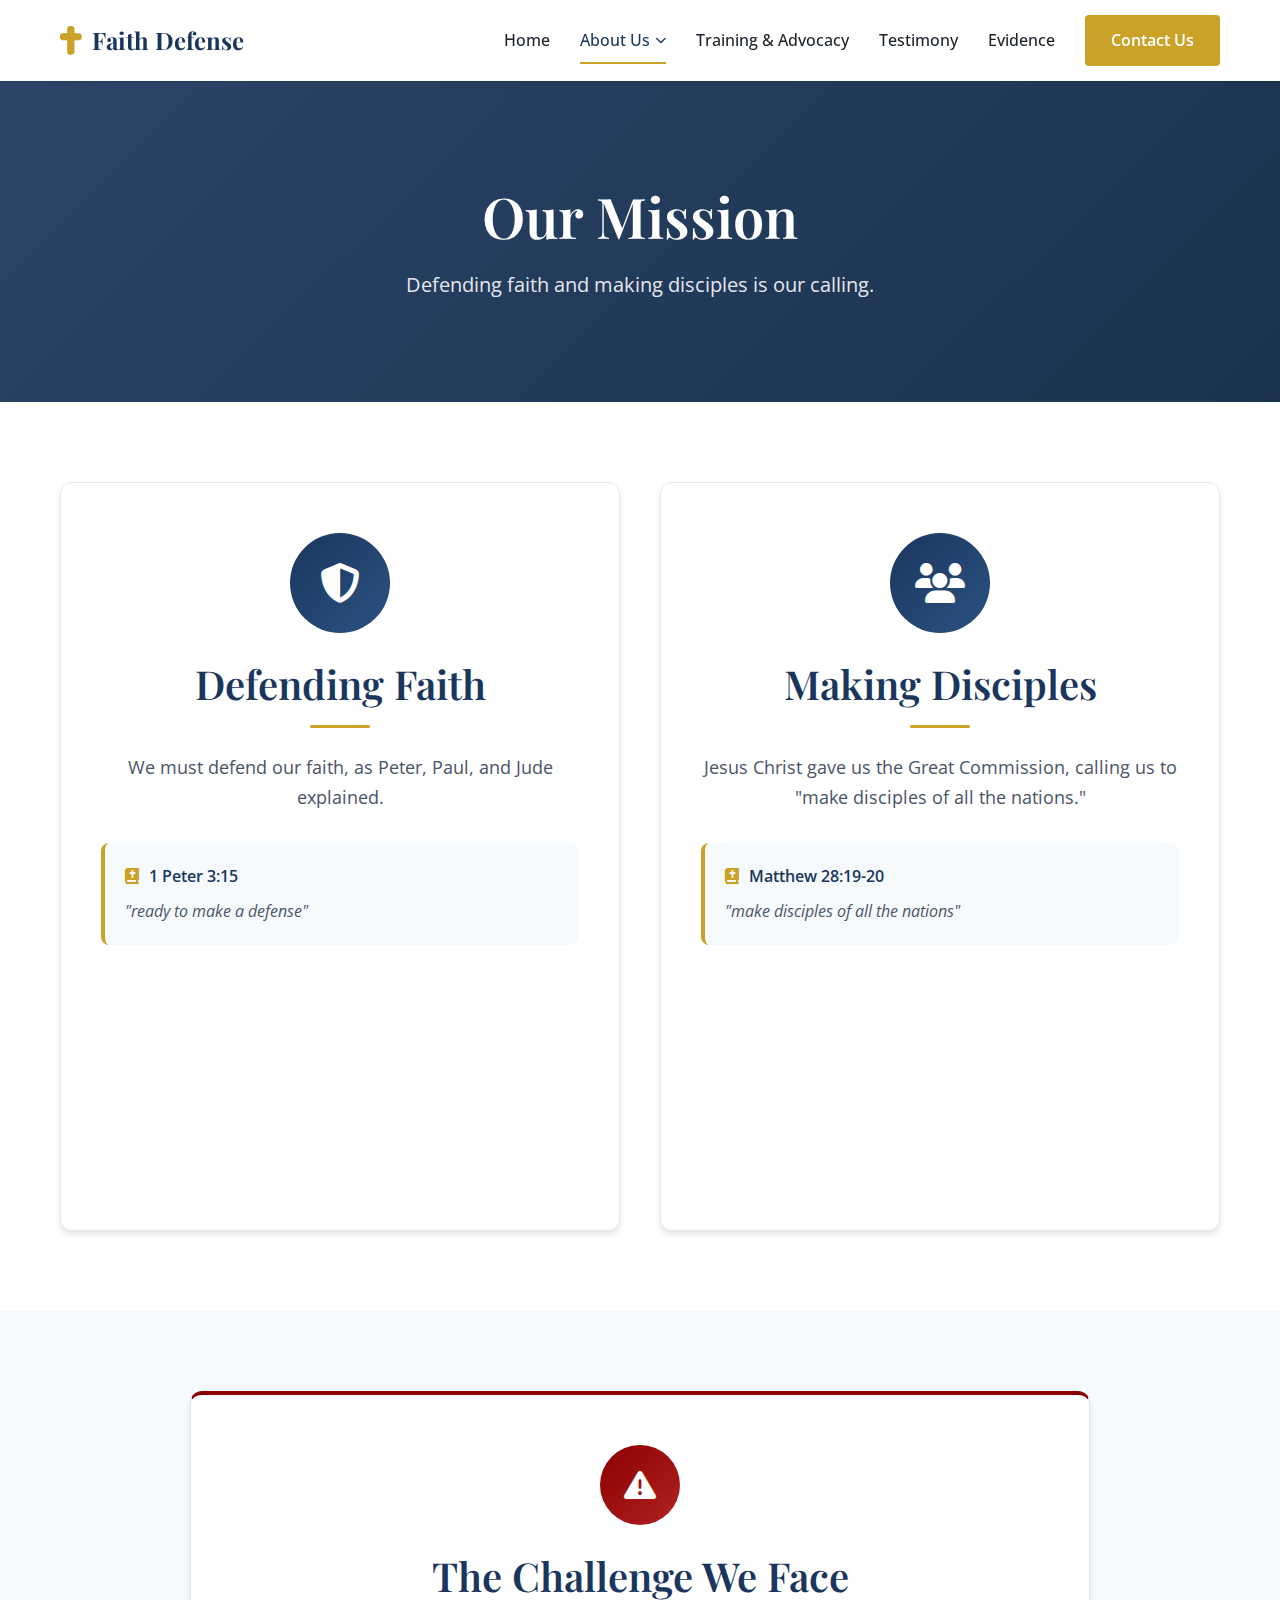
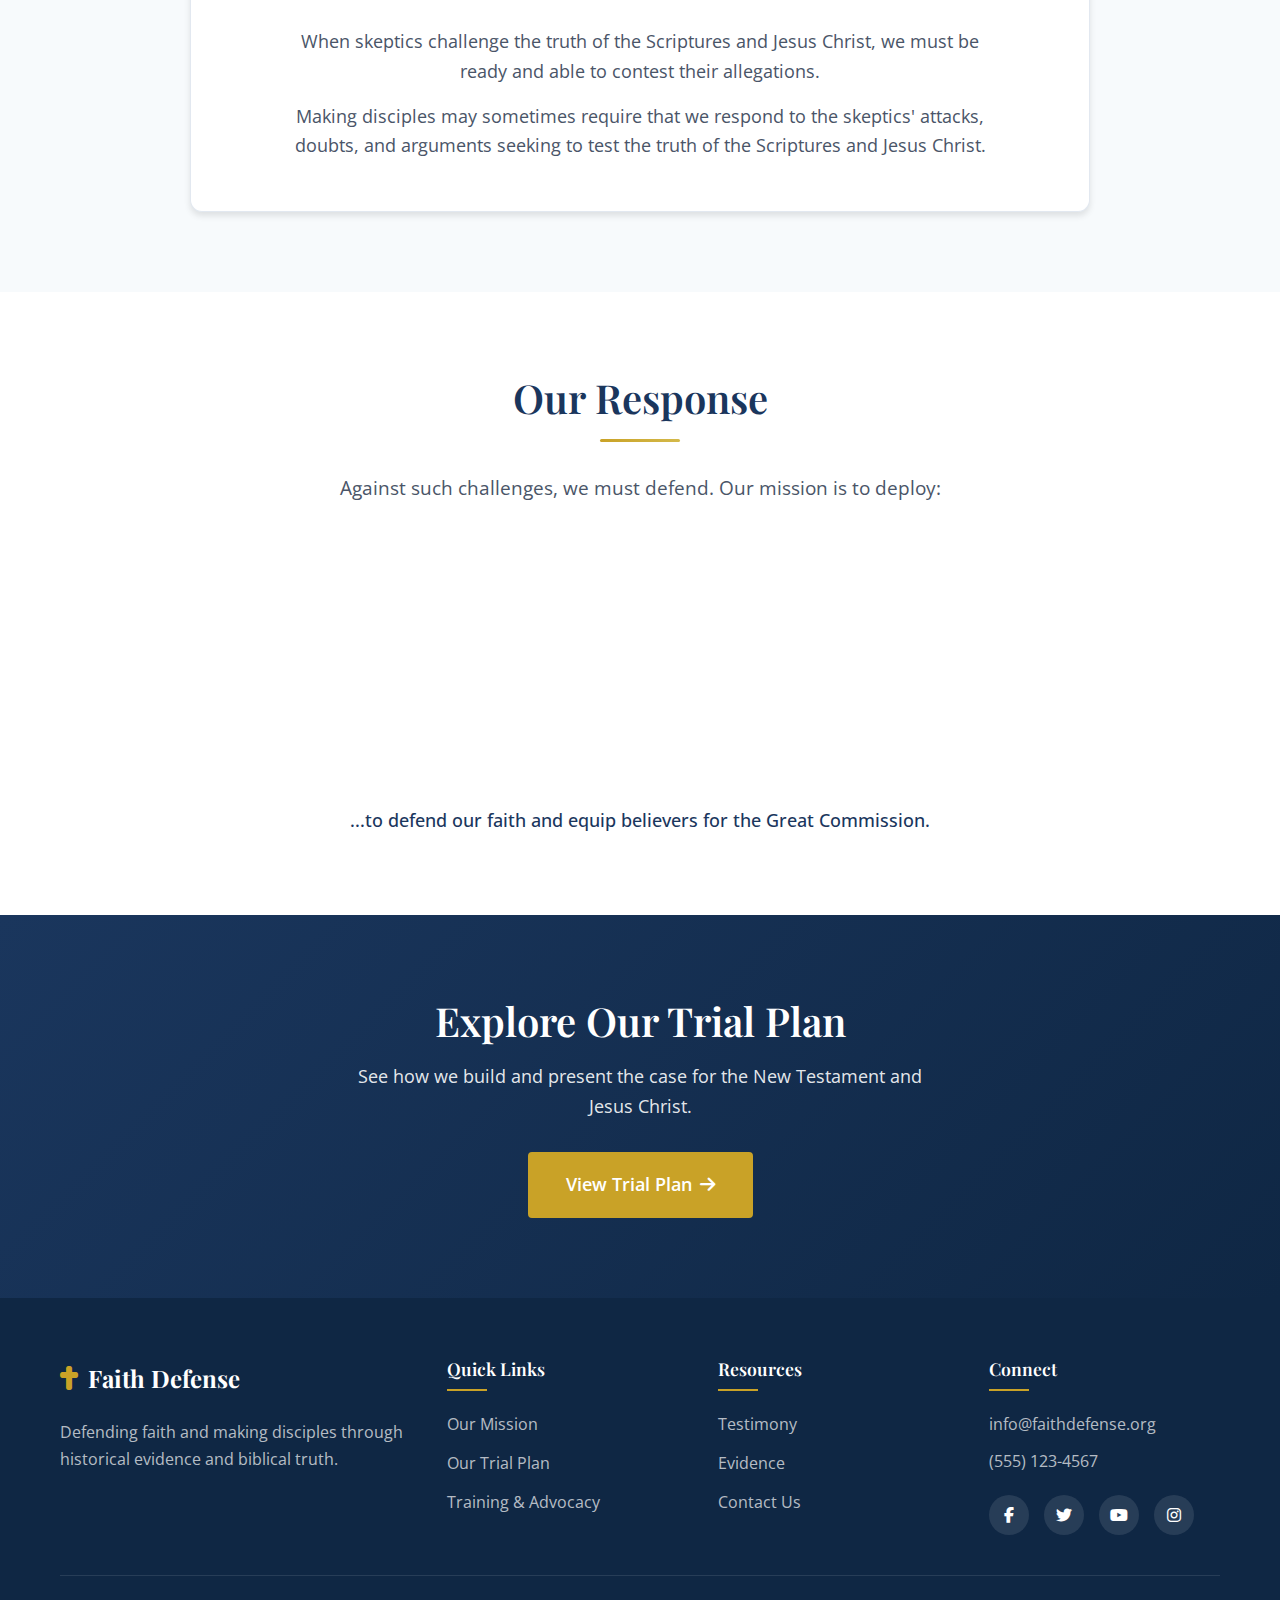
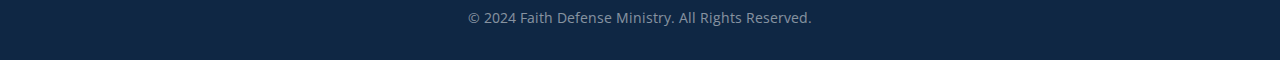
<file: mission.html>
<!DOCTYPE html>
<html lang="en">
<head>
    <meta charset="UTF-8">
    <meta name="viewport" content="width=device-width, initial-scale=1.0">
    <title>Our Mission | Faith Defense Ministry</title>
    <link rel="stylesheet" href="styles.css">
    <link rel="preconnect" href="https://fonts.googleapis.com">
    <link rel="preconnect" href="https://fonts.gstatic.com" crossorigin>
    <link href="https://fonts.googleapis.com/css2?family=Playfair+Display:wght@400;600;700&family=Open+Sans:wght@300;400;600;700&display=swap" rel="stylesheet">
    <link rel="stylesheet" href="https://cdnjs.cloudflare.com/ajax/libs/font-awesome/6.4.0/css/all.min.css">
</head>
<body>
    <!-- Navigation -->
    <nav class="navbar">
        <div class="nav-container">
            <a href="index.html" class="logo">
                <i class="fas fa-cross"></i>
                <span>Faith Defense</span>
            </a>
            <button class="nav-toggle" aria-label="Toggle navigation">
                <span class="hamburger"></span>
            </button>
            <ul class="nav-menu">
                <li><a href="index.html" class="nav-link">Home</a></li>
                <li class="dropdown">
                    <a href="#" class="nav-link dropdown-toggle active">About Us <i class="fas fa-chevron-down"></i></a>
                    <ul class="dropdown-menu">
                        <li><a href="mission.html" class="active">Our Mission</a></li>
                        <li><a href="trial-plan.html">Our Trial Plan</a></li>
                    </ul>
                </li>
                <li><a href="training.html" class="nav-link">Training & Advocacy</a></li>
                <li><a href="testimony.html" class="nav-link">Testimony</a></li>
                <li><a href="evidence.html" class="nav-link">Evidence</a></li>
                <li><a href="contact.html" class="btn btn-primary nav-btn">Contact Us</a></li>
            </ul>
        </div>
    </nav>

    <!-- Page Header -->
    <header class="page-header">
        <div class="page-header-overlay"></div>
        <div class="page-header-content">
            <h1>Our Mission</h1>
            <p>Defending faith and making disciples is our calling.</p>
        </div>
    </header>

    <!-- Mission Pillars Section -->
    <section class="section mission-pillars">
        <div class="container">
            <div class="pillars-grid">
                <!-- Defending Faith -->
                <div class="pillar-card">
                    <div class="pillar-icon">
                        <i class="fas fa-shield-alt"></i>
                    </div>
                    <h2>Defending Faith</h2>
                    <div class="pillar-divider"></div>
                    <p class="pillar-intro">We must defend our faith, as Peter, Paul, and Jude explained.</p>
                    <div class="scripture-cards">
                        <div class="scripture-card">
                            <div class="scripture-reference">
                                <i class="fas fa-book-bible"></i>
                                <span>1 Peter 3:15</span>
                            </div>
                            <p>"ready to make a defense"</p>
                        </div>
                        <div class="scripture-card">
                            <div class="scripture-reference">
                                <i class="fas fa-book-bible"></i>
                                <span>Philippians 1:16</span>
                            </div>
                            <p>"defense of the gospel"</p>
                        </div>
                        <div class="scripture-card">
                            <div class="scripture-reference">
                                <i class="fas fa-book-bible"></i>
                                <span>Jude 3</span>
                            </div>
                            <p>"contend earnestly for the faith"</p>
                        </div>
                    </div>
                </div>

                <!-- Making Disciples -->
                <div class="pillar-card">
                    <div class="pillar-icon">
                        <i class="fas fa-users"></i>
                    </div>
                    <h2>Making Disciples</h2>
                    <div class="pillar-divider"></div>
                    <p class="pillar-intro">Jesus Christ gave us the Great Commission, calling us to "make disciples of all the nations."</p>
                    <div class="scripture-cards">
                        <div class="scripture-card">
                            <div class="scripture-reference">
                                <i class="fas fa-book-bible"></i>
                                <span>Matthew 28:19-20</span>
                            </div>
                            <p>"make disciples of all the nations"</p>
                        </div>
                        <div class="scripture-card">
                            <div class="scripture-reference">
                                <i class="fas fa-book-bible"></i>
                                <span>Acts 1:8</span>
                            </div>
                            <p>"witnesses...to the remotest part of the earth"</p>
                        </div>
                    </div>
                </div>
            </div>
        </div>
    </section>

    <!-- The Challenge Section -->
    <section class="section challenge-section">
        <div class="container">
            <div class="challenge-card">
                <div class="challenge-icon">
                    <i class="fas fa-exclamation-triangle"></i>
                </div>
                <h2>The Challenge We Face</h2>
                <div class="challenge-content">
                    <p>When skeptics challenge the truth of the Scriptures and Jesus Christ, we must be ready and able to contest their allegations.</p>
                    <p>Making disciples may sometimes require that we respond to the skeptics' attacks, doubts, and arguments seeking to test the truth of the Scriptures and Jesus Christ.</p>
                </div>
            </div>
        </div>
    </section>

    <!-- Our Response Section -->
    <section class="section response-section">
        <div class="container">
            <h2 class="section-title">Our Response</h2>
            <div class="section-divider"></div>
            <p class="response-intro">Against such challenges, we must defend. Our mission is to deploy:</p>
            <div class="response-grid">
                <div class="response-item">
                    <div class="response-icon">
                        <i class="fas fa-scroll"></i>
                    </div>
                    <h3>Scripture's Plain Language</h3>
                    <p>The clear truth of God's Word</p>
                </div>
                <div class="response-item">
                    <div class="response-icon">
                        <i class="fas fa-landmark"></i>
                    </div>
                    <h3>Historical Evidence</h3>
                    <p>The strongest factual record</p>
                </div>
                <div class="response-item">
                    <div class="response-icon">
                        <i class="fas fa-user-graduate"></i>
                    </div>
                    <h3>Best Experts</h3>
                    <p>Leading scholars and witnesses</p>
                </div>
                <div class="response-item">
                    <div class="response-icon">
                        <i class="fas fa-balance-scale"></i>
                    </div>
                    <h3>Legal Advocacy</h3>
                    <p>Rigorous evidentiary standards</p>
                </div>
            </div>
            <p class="response-conclusion">...to defend our faith and equip believers for the Great Commission.</p>
        </div>
    </section>

    <!-- CTA Section -->
    <section class="section cta-section">
        <div class="container">
            <h2>Explore Our Trial Plan</h2>
            <p>See how we build and present the case for the New Testament and Jesus Christ.</p>
            <a href="trial-plan.html" class="btn btn-primary btn-lg">View Trial Plan <i class="fas fa-arrow-right"></i></a>
        </div>
    </section>

    <!-- Footer -->
    <footer class="footer">
        <div class="container">
            <div class="footer-grid">
                <div class="footer-col">
                    <a href="index.html" class="footer-logo">
                        <i class="fas fa-cross"></i>
                        <span>Faith Defense</span>
                    </a>
                    <p>Defending faith and making disciples through historical evidence and biblical truth.</p>
                </div>
                <div class="footer-col">
                    <h4>Quick Links</h4>
                    <ul>
                        <li><a href="mission.html">Our Mission</a></li>
                        <li><a href="trial-plan.html">Our Trial Plan</a></li>
                        <li><a href="training.html">Training & Advocacy</a></li>
                    </ul>
                </div>
                <div class="footer-col">
                    <h4>Resources</h4>
                    <ul>
                        <li><a href="testimony.html">Testimony</a></li>
                        <li><a href="evidence.html">Evidence</a></li>
                        <li><a href="contact.html">Contact Us</a></li>
                    </ul>
                </div>
                <div class="footer-col">
                    <h4>Connect</h4>
                    <p>info@faithdefense.org</p>
                    <p>(555) 123-4567</p>
                    <div class="social-links">
                        <a href="#" aria-label="Facebook"><i class="fab fa-facebook-f"></i></a>
                        <a href="#" aria-label="Twitter"><i class="fab fa-twitter"></i></a>
                        <a href="#" aria-label="YouTube"><i class="fab fa-youtube"></i></a>
                        <a href="#" aria-label="Instagram"><i class="fab fa-instagram"></i></a>
                    </div>
                </div>
            </div>
            <div class="footer-bottom">
                <p>&copy; 2024 Faith Defense Ministry. All Rights Reserved.</p>
            </div>
        </div>
    </footer>

    <script src="script.js"></script>
</body>
</html>
</file>
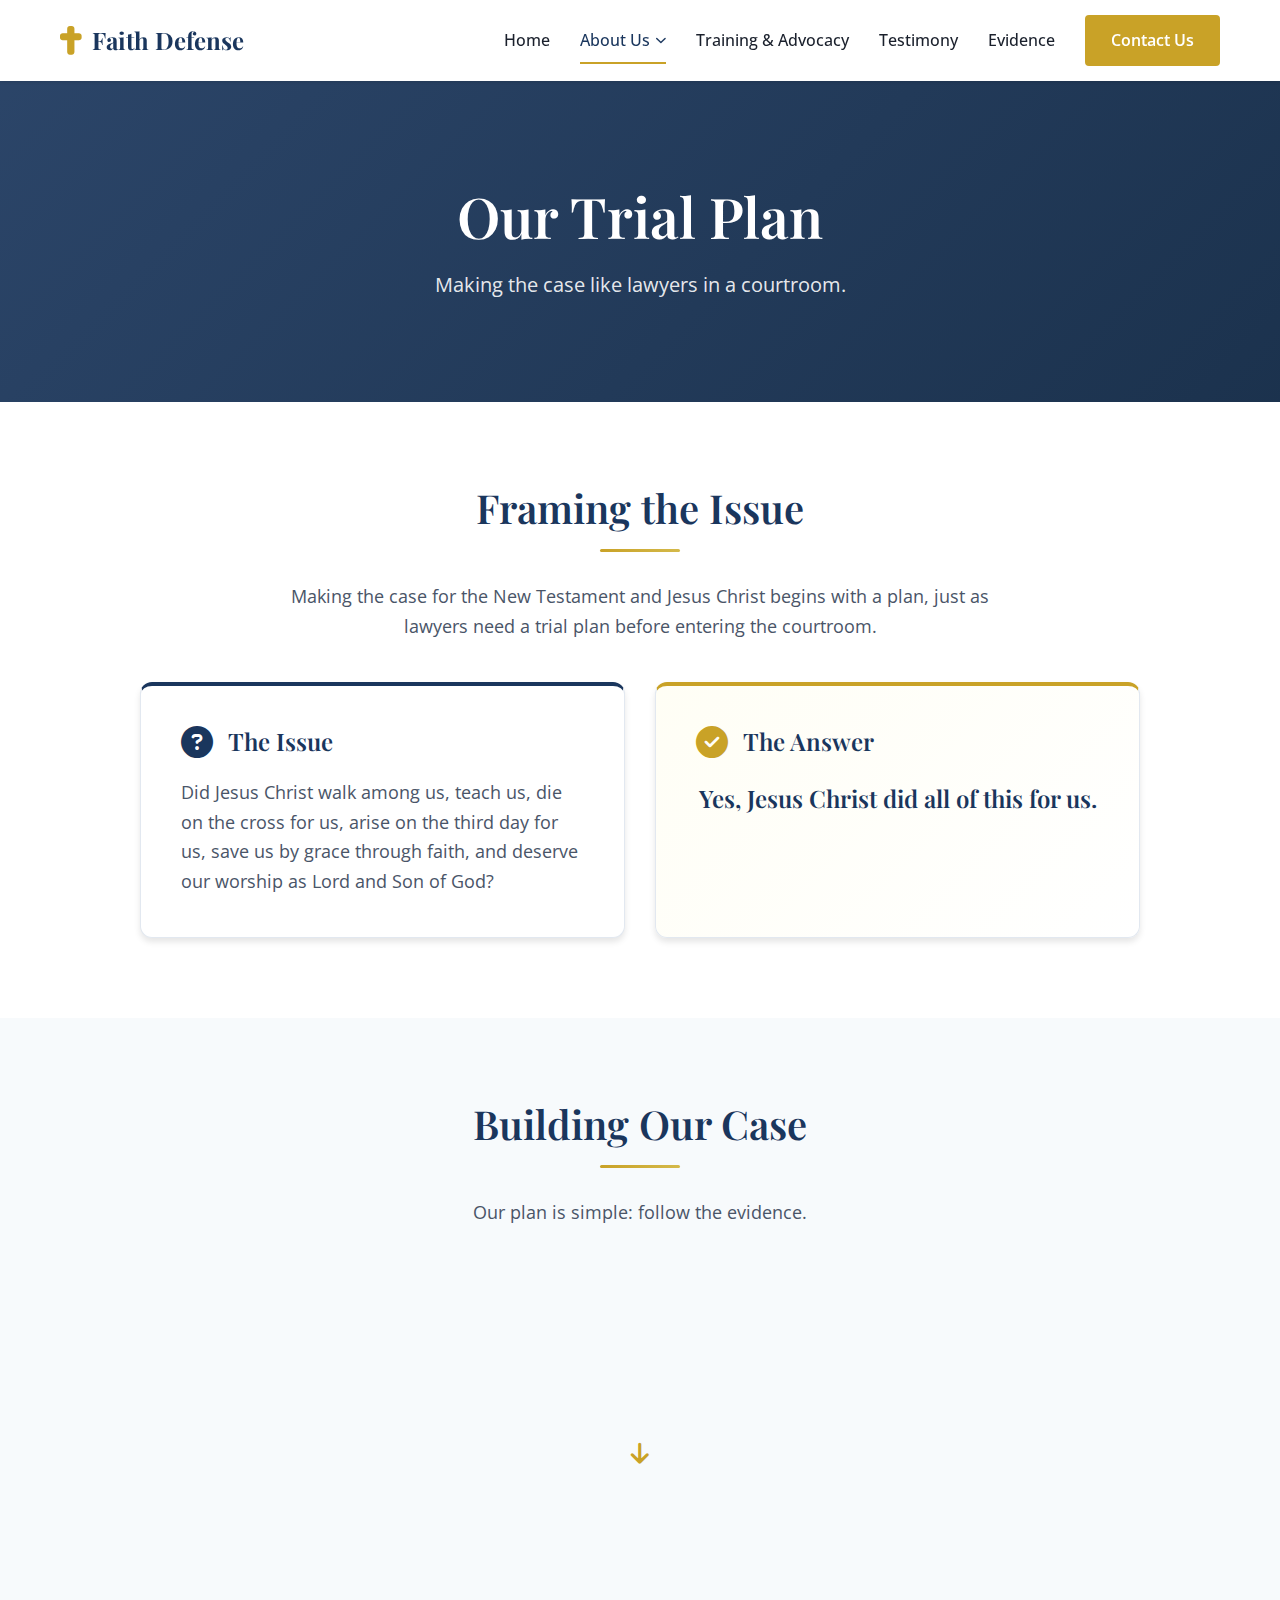
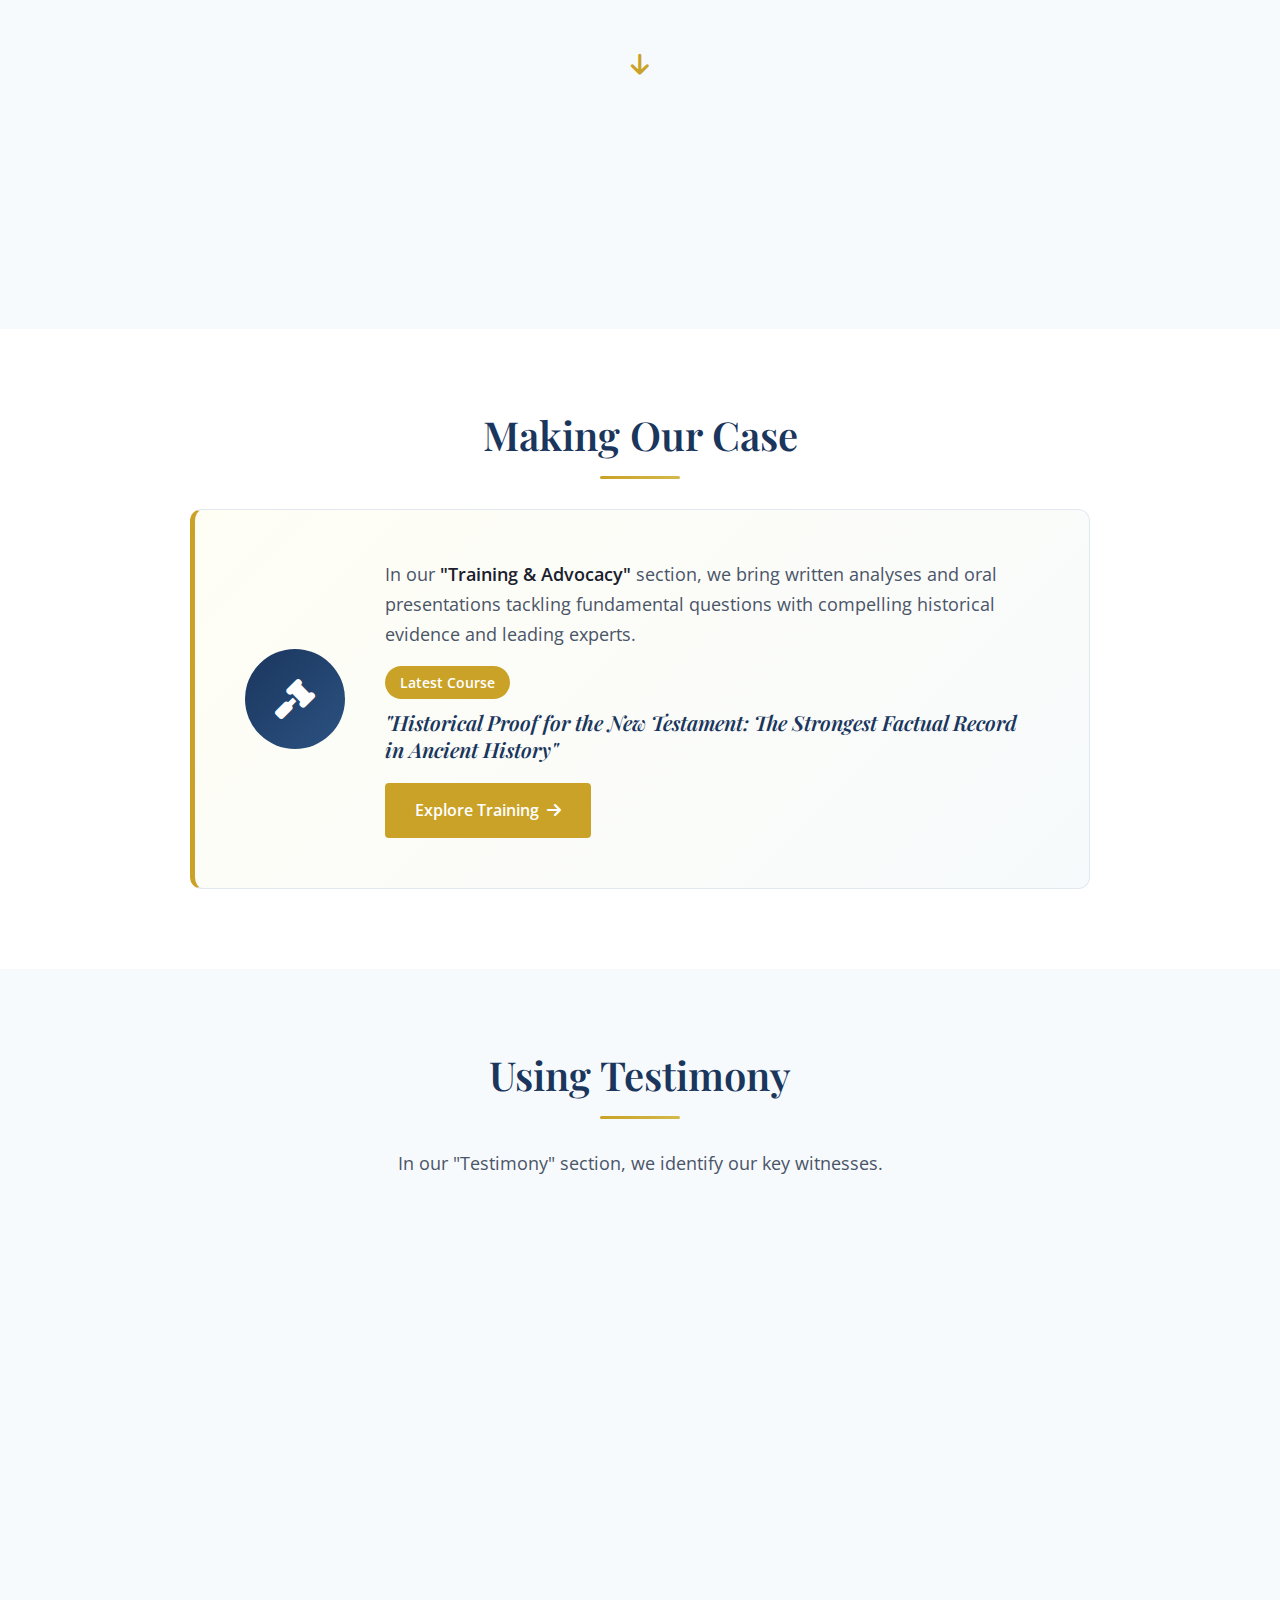
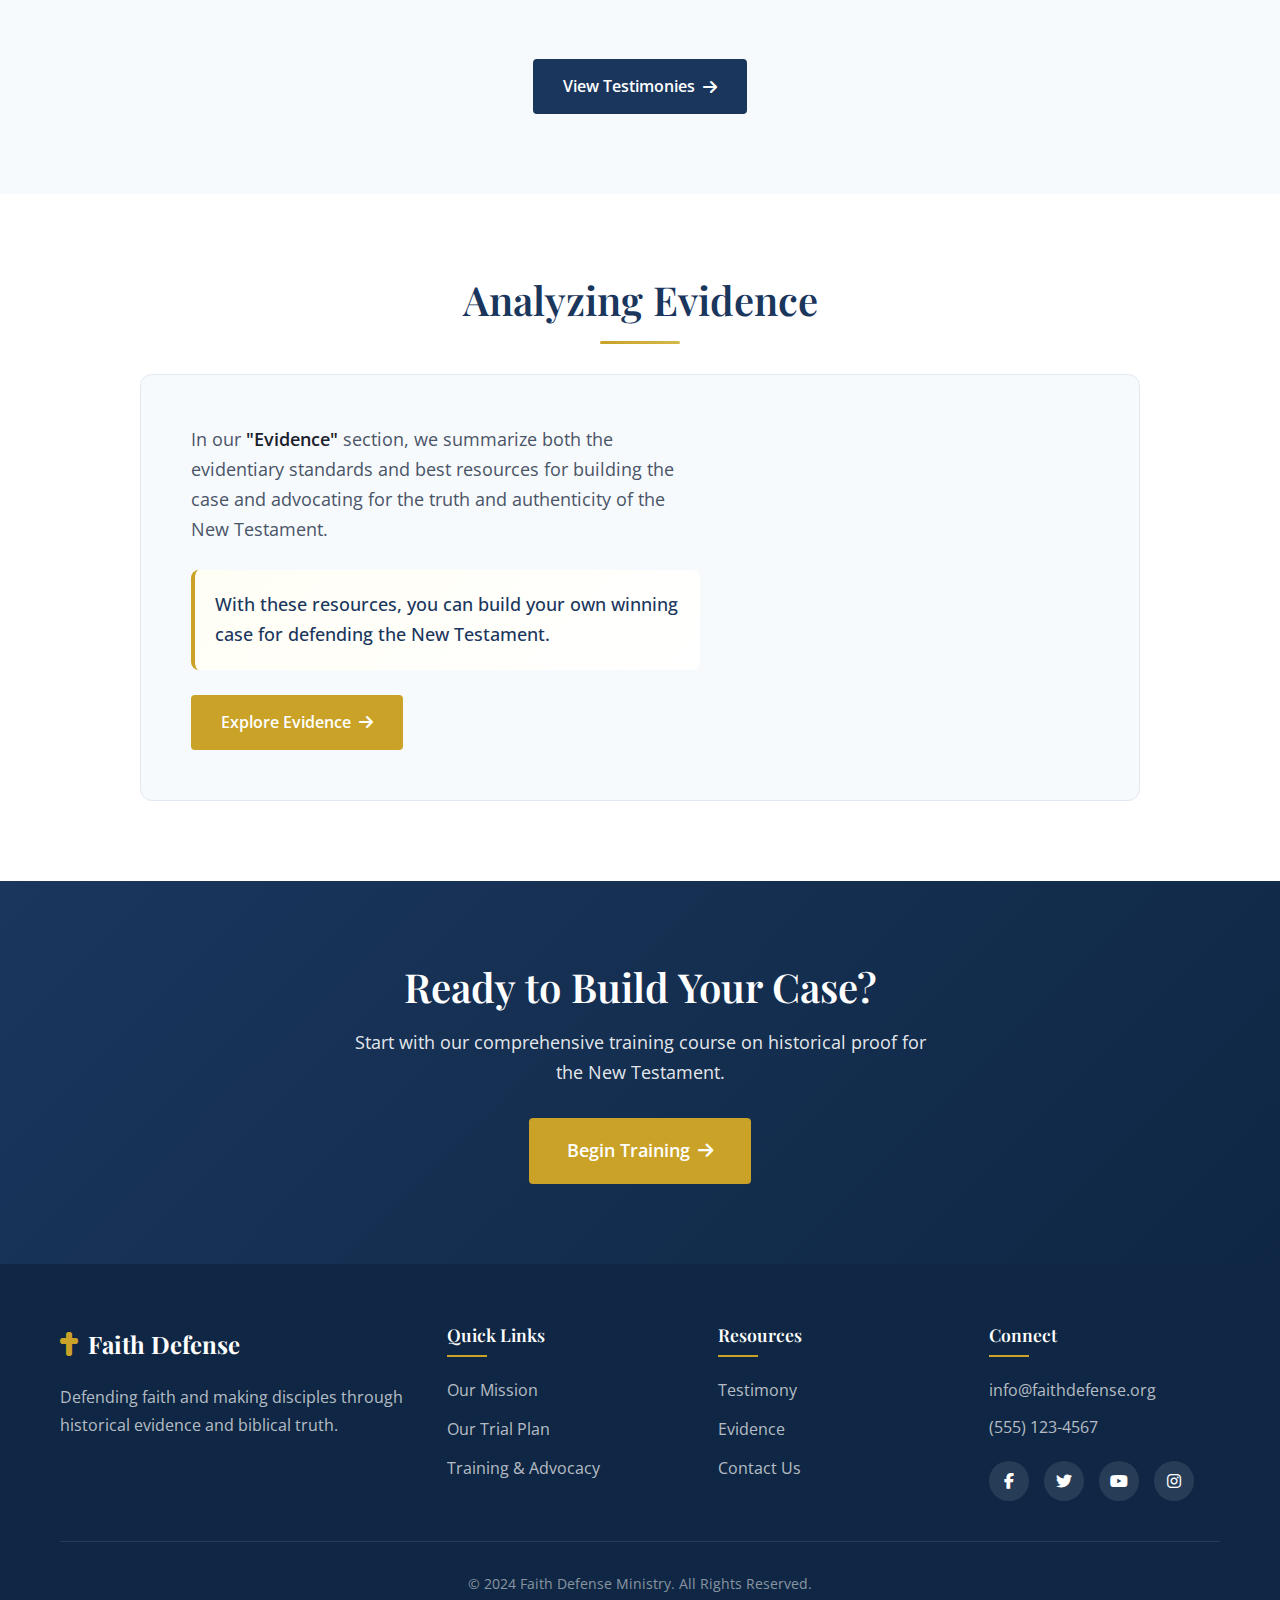
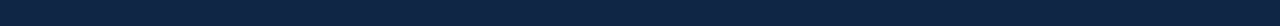
<file: trail-plan.html>
<!DOCTYPE html>
<html lang="en">
<head>
    <meta charset="UTF-8">
    <meta name="viewport" content="width=device-width, initial-scale=1.0">
    <title>Our Trial Plan | Faith Defense Ministry</title>
    <link rel="stylesheet" href="styles.css">
    <link rel="preconnect" href="https://fonts.googleapis.com">
    <link rel="preconnect" href="https://fonts.gstatic.com" crossorigin>
    <link href="https://fonts.googleapis.com/css2?family=Playfair+Display:wght@400;600;700&family=Open+Sans:wght@300;400;600;700&display=swap" rel="stylesheet">
    <link rel="stylesheet" href="https://cdnjs.cloudflare.com/ajax/libs/font-awesome/6.4.0/css/all.min.css">
</head>
<body>
    <!-- Navigation -->
    <nav class="navbar">
        <div class="nav-container">
            <a href="index.html" class="logo">
                <i class="fas fa-cross"></i>
                <span>Faith Defense</span>
            </a>
            <button class="nav-toggle" aria-label="Toggle navigation">
                <span class="hamburger"></span>
            </button>
            <ul class="nav-menu">
                <li><a href="index.html" class="nav-link">Home</a></li>
                <li class="dropdown">
                    <a href="#" class="nav-link dropdown-toggle active">About Us <i class="fas fa-chevron-down"></i></a>
                    <ul class="dropdown-menu">
                        <li><a href="mission.html">Our Mission</a></li>
                        <li><a href="trial-plan.html" class="active">Our Trial Plan</a></li>
                    </ul>
                </li>
                <li><a href="training.html" class="nav-link">Training & Advocacy</a></li>
                <li><a href="testimony.html" class="nav-link">Testimony</a></li>
                <li><a href="evidence.html" class="nav-link">Evidence</a></li>
                <li><a href="contact.html" class="btn btn-primary nav-btn">Contact Us</a></li>
            </ul>
        </div>
    </nav>

    <!-- Page Header -->
    <header class="page-header trial-header">
        <div class="page-header-overlay"></div>
        <div class="page-header-content">
            <h1>Our Trial Plan</h1>
            <p>Making the case like lawyers in a courtroom.</p>
        </div>
    </header>

    <!-- Framing the Issue Section -->
    <section class="section framing-section">
        <div class="container">
            <h2 class="section-title">Framing the Issue</h2>
            <div class="section-divider"></div>
            <p class="section-intro">Making the case for the New Testament and Jesus Christ begins with a plan, just as lawyers need a trial plan before entering the courtroom.</p>
            
            <div class="issue-answer-container">
                <div class="issue-card">
                    <div class="card-header">
                        <i class="fas fa-question-circle"></i>
                        <h3>The Issue</h3>
                    </div>
                    <p>Did Jesus Christ walk among us, teach us, die on the cross for us, arise on the third day for us, save us by grace through faith, and deserve our worship as Lord and Son of God?</p>
                </div>
                <div class="answer-card">
                    <div class="card-header">
                        <i class="fas fa-check-circle"></i>
                        <h3>The Answer</h3>
                    </div>
                    <p class="answer-text">Yes, Jesus Christ did all of this for us.</p>
                </div>
            </div>
        </div>
    </section>

    <!-- Building Our Case Section -->
    <section class="section building-case">
        <div class="container">
            <h2 class="section-title">Building Our Case</h2>
            <div class="section-divider"></div>
            <p class="section-intro">Our plan is simple: follow the evidence.</p>
            
            <div class="case-steps">
                <div class="case-step">
                    <div class="step-number">1</div>
                    <div class="step-content">
                        <h3>Marshal Evidence</h3>
                        <p>Establish the reliability and authenticity of the New Testament through compelling historical documentation.</p>
                    </div>
                </div>
                <div class="step-connector">
                    <i class="fas fa-arrow-down"></i>
                </div>
                <div class="case-step">
                    <div class="step-number">2</div>
                    <div class="step-content">
                        <h3>Apply Standards</h3>
                        <p>Use well-recognized historical and legal standards to evaluate and validate this evidence.</p>
                    </div>
                </div>
                <div class="step-connector">
                    <i class="fas fa-arrow-down"></i>
                </div>
                <div class="case-step">
                    <div class="step-number">3</div>
                    <div class="step-content">
                        <h3>Develop Proof</h3>
                        <p>Build the evidence and arguments proving the case for Jesus Christ and the New Testament.</p>
                    </div>
                </div>
            </div>
        </div>
    </section>

    <!-- Making Our Case Section -->
    <section class="section making-case">
        <div class="container">
            <h2 class="section-title">Making Our Case</h2>
            <div class="section-divider"></div>
            <div class="case-card highlight-card">
                <div class="case-icon">
                    <i class="fas fa-gavel"></i>
                </div>
                <div class="case-content">
                    <p>In our <strong>"Training & Advocacy"</strong> section, we bring written analyses and oral presentations tackling fundamental questions with compelling historical evidence and leading experts.</p>
                    <div class="featured-course-badge">
                        <span>Latest Course</span>
                    </div>
                    <h3>"Historical Proof for the New Testament: The Strongest Factual Record in Ancient History"</h3>
                    <a href="training.html" class="btn btn-primary">Explore Training <i class="fas fa-arrow-right"></i></a>
                </div>
            </div>
        </div>
    </section>

    <!-- Using Testimony Section -->
    <section class="section testimony-section">
        <div class="container">
            <h2 class="section-title">Using Testimony</h2>
            <div class="section-divider"></div>
            <p class="section-intro">In our "Testimony" section, we identify our key witnesses.</p>
            
            <div class="witness-grid">
                <div class="witness-card">
                    <div class="witness-icon">
                        <i class="fas fa-scroll"></i>
                    </div>
                    <h3>New Testament Eyewitnesses</h3>
                    <p>The New Testament is built upon eyewitnesses who actually saw, heard, and even touched Jesus Christ. Their firsthand accounts form the foundation of our faith.</p>
                </div>
                <div class="witness-card">
                    <div class="witness-icon">
                        <i class="fas fa-user-tie"></i>
                    </div>
                    <h3>New Testament Experts</h3>
                    <p>The best expert witnesses include those who have gathered the compelling evidence and made the case for New Testament reliability, eyewitness testimony, and Jesus Christ.</p>
                </div>
                <div class="witness-card">
                    <div class="witness-icon">
                        <i class="fas fa-heart"></i>
                    </div>
                    <h3>Personal Testimony</h3>
                    <p>Those coming to salvation have followed many paths to faith, ranging from Old Testament prophecies to historical evidence. Each story adds to the witness.</p>
                </div>
            </div>
            <div class="section-cta">
                <a href="testimony.html" class="btn btn-secondary">View Testimonies <i class="fas fa-arrow-right"></i></a>
            </div>
        </div>
    </section>

    <!-- Analyzing Evidence Section -->
    <section class="section evidence-preview">
        <div class="container">
            <h2 class="section-title">Analyzing Evidence</h2>
            <div class="section-divider"></div>
            <div class="evidence-card">
                <div class="evidence-content">
                    <p>In our <strong>"Evidence"</strong> section, we summarize both the evidentiary standards and best resources for building the case and advocating for the truth and authenticity of the New Testament.</p>
                    <p class="highlight-text">With these resources, you can build your own winning case for defending the New Testament.</p>
                    <a href="evidence.html" class="btn btn-primary">Explore Evidence <i class="fas fa-arrow-right"></i></a>
                </div>
                <div class="evidence-icons">
                    <div class="evidence-icon-item">
                        <i class="fas fa-balance-scale"></i>
                        <span>Evidentiary Standards</span>
                    </div>
                    <div class="evidence-icon-item">
                        <i class="fas fa-book"></i>
                        <span>Best Resources</span>
                    </div>
                    <div class="evidence-icon-item">
                        <i class="fas fa-trophy"></i>
                        <span>Winning Case</span>
                    </div>
                </div>
            </div>
        </div>
    </section>

    <!-- CTA Section -->
    <section class="section cta-section">
        <div class="container">
            <h2>Ready to Build Your Case?</h2>
            <p>Start with our comprehensive training course on historical proof for the New Testament.</p>
            <a href="training.html" class="btn btn-primary btn-lg">Begin Training <i class="fas fa-arrow-right"></i></a>
        </div>
    </section>

    <!-- Footer -->
    <footer class="footer">
        <div class="container">
            <div class="footer-grid">
                <div class="footer-col">
                    <a href="index.html" class="footer-logo">
                        <i class="fas fa-cross"></i>
                        <span>Faith Defense</span>
                    </a>
                    <p>Defending faith and making disciples through historical evidence and biblical truth.</p>
                </div>
                <div class="footer-col">
                    <h4>Quick Links</h4>
                    <ul>
                        <li><a href="mission.html">Our Mission</a></li>
                        <li><a href="trial-plan.html">Our Trial Plan</a></li>
                        <li><a href="training.html">Training & Advocacy</a></li>
                    </ul>
                </div>
                <div class="footer-col">
                    <h4>Resources</h4>
                    <ul>
                        <li><a href="testimony.html">Testimony</a></li>
                        <li><a href="evidence.html">Evidence</a></li>
                        <li><a href="contact.html">Contact Us</a></li>
                    </ul>
                </div>
                <div class="footer-col">
                    <h4>Connect</h4>
                    <p>info@faithdefense.org</p>
                    <p>(555) 123-4567</p>
                    <div class="social-links">
                        <a href="#" aria-label="Facebook"><i class="fab fa-facebook-f"></i></a>
                        <a href="#" aria-label="Twitter"><i class="fab fa-twitter"></i></a>
                        <a href="#" aria-label="YouTube"><i class="fab fa-youtube"></i></a>
                        <a href="#" aria-label="Instagram"><i class="fab fa-instagram"></i></a>
                    </div>
                </div>
            </div>
            <div class="footer-bottom">
                <p>&copy; 2024 Faith Defense Ministry. All Rights Reserved.</p>
            </div>
        </div>
    </footer>

    <script src="script.js"></script>
</body>
</html>
</file>
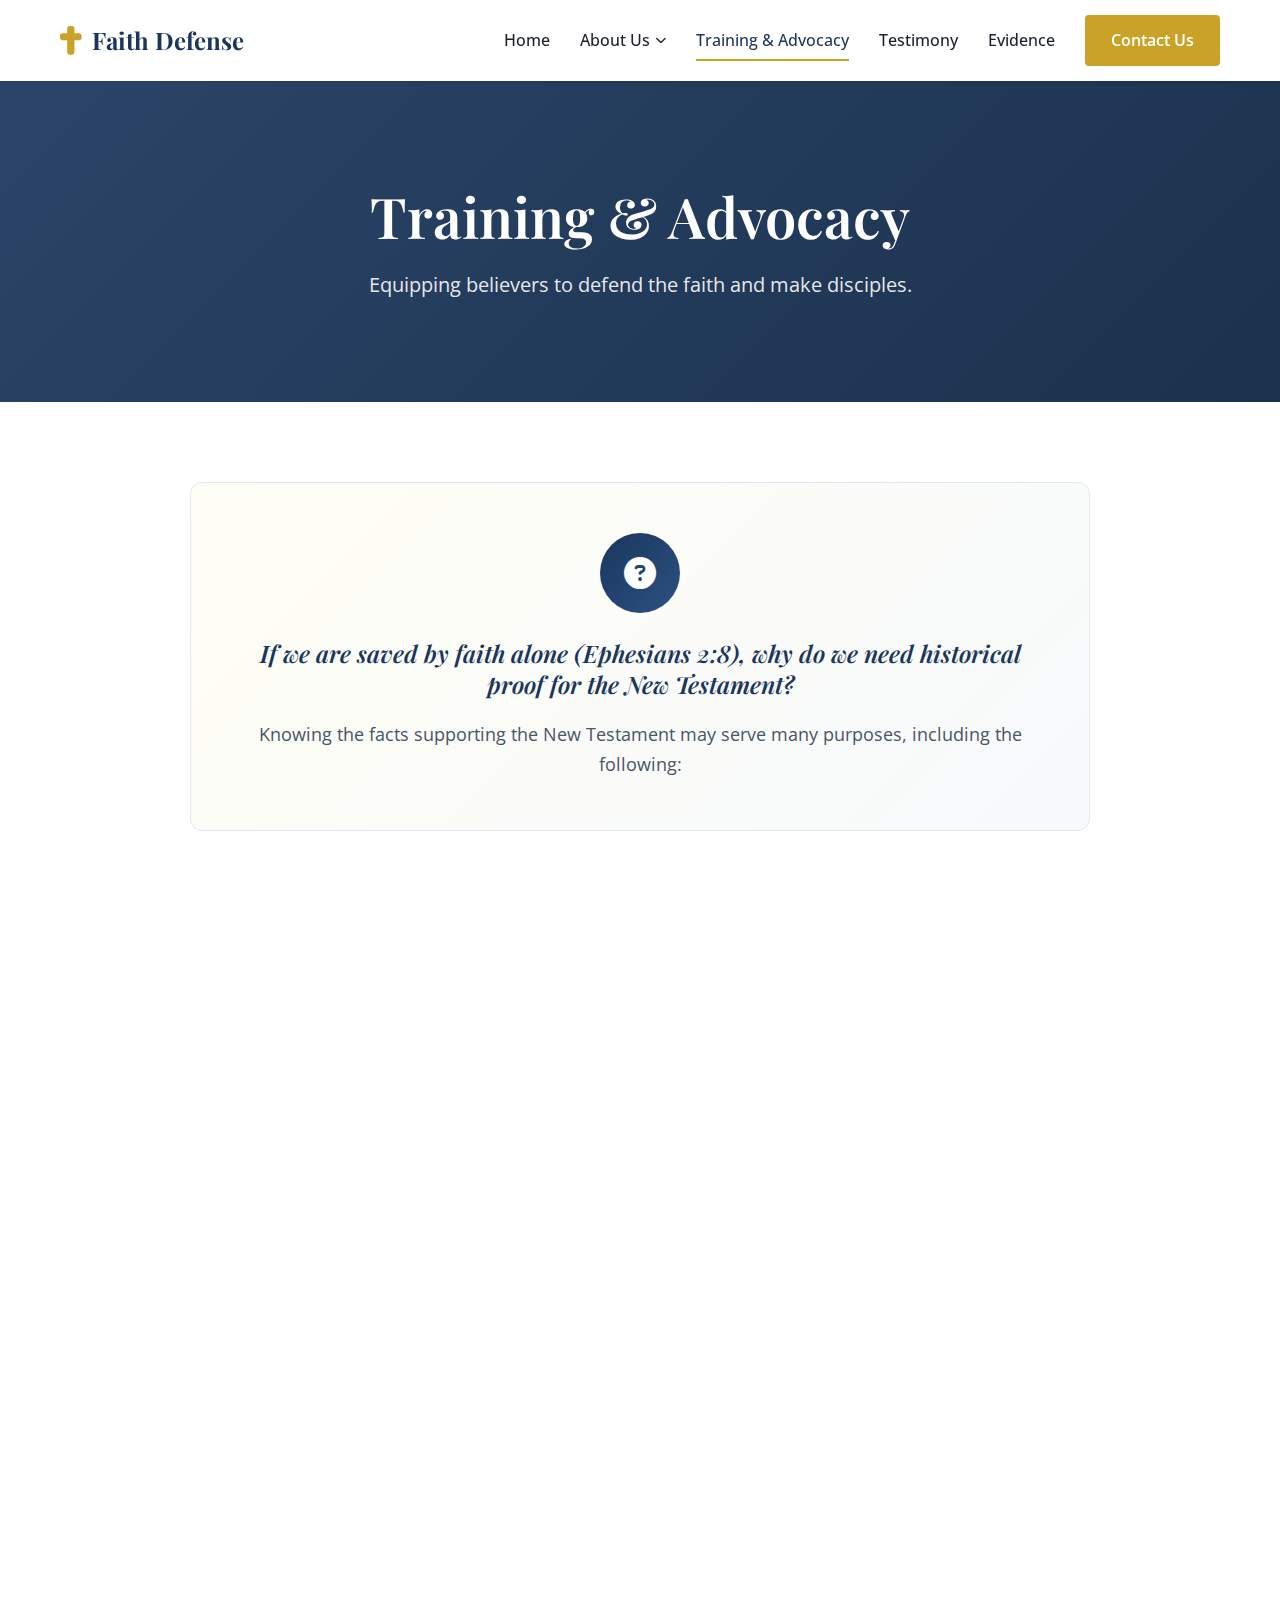
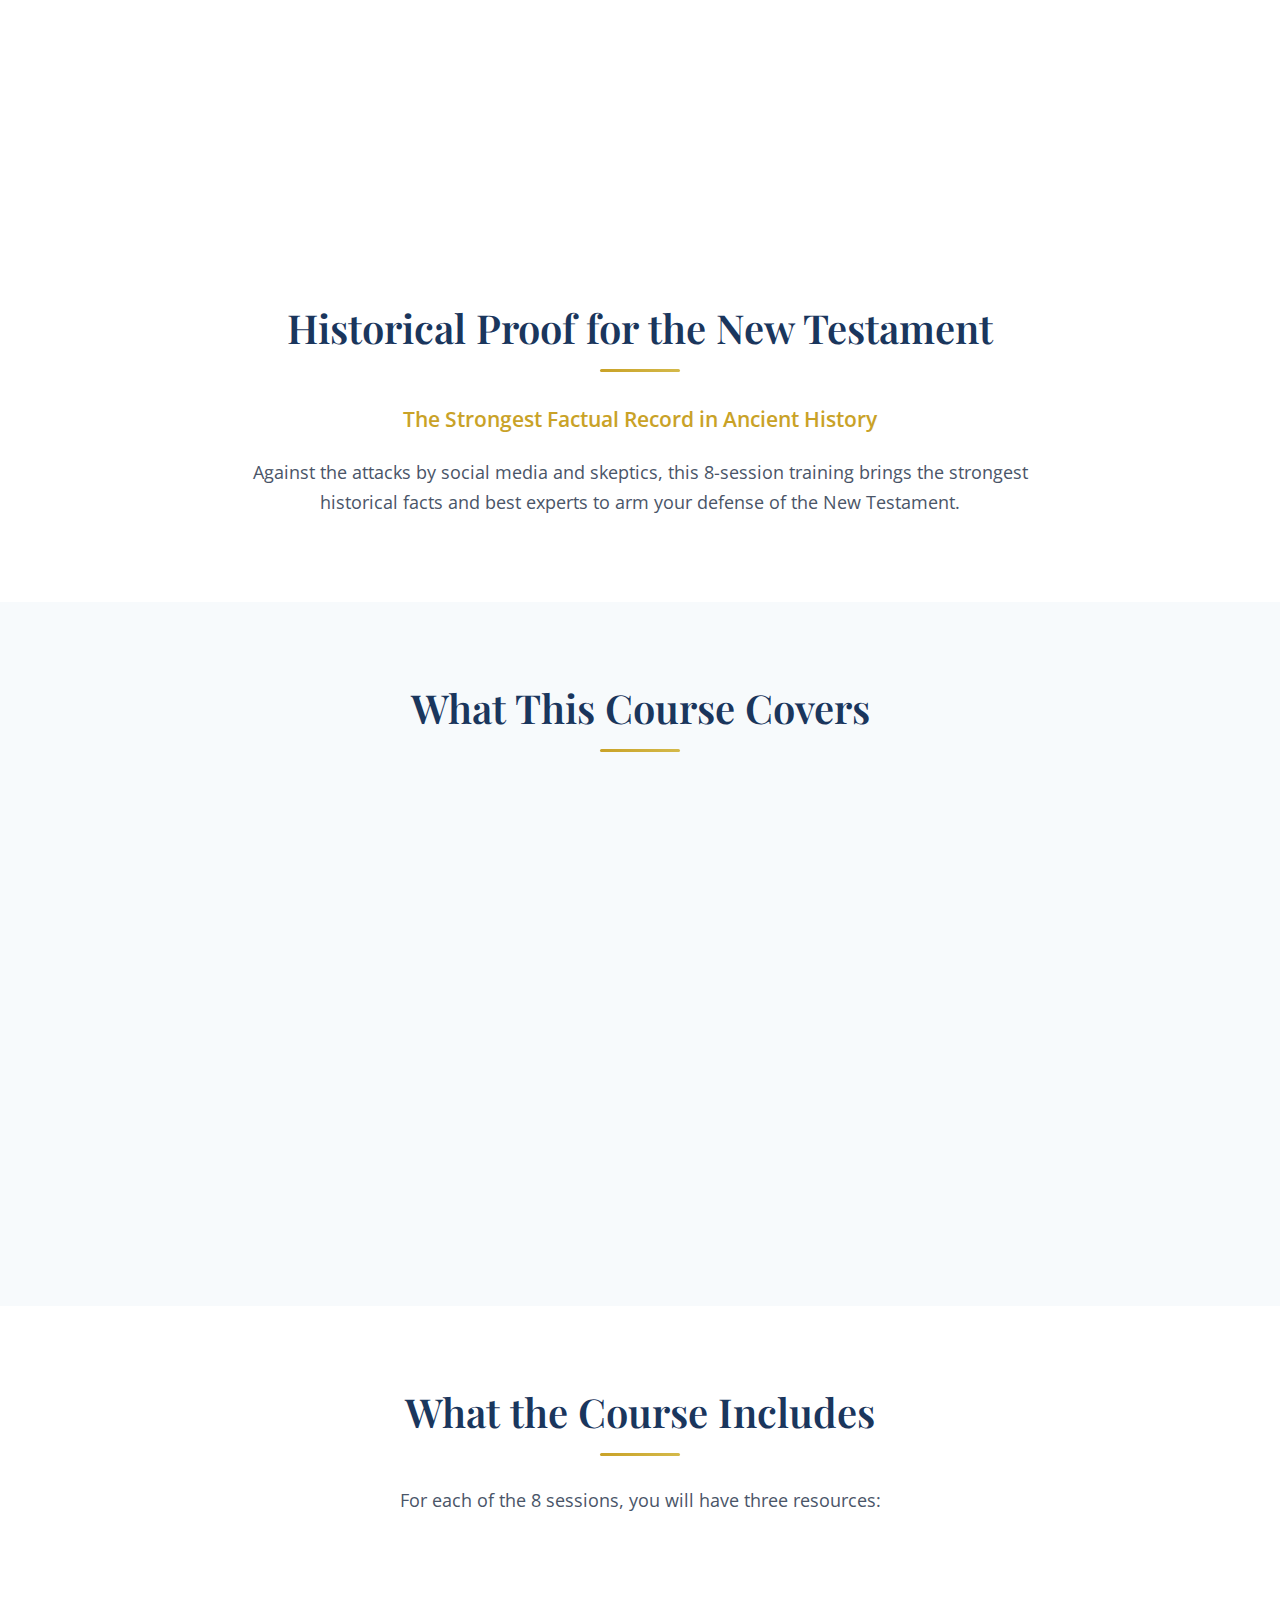
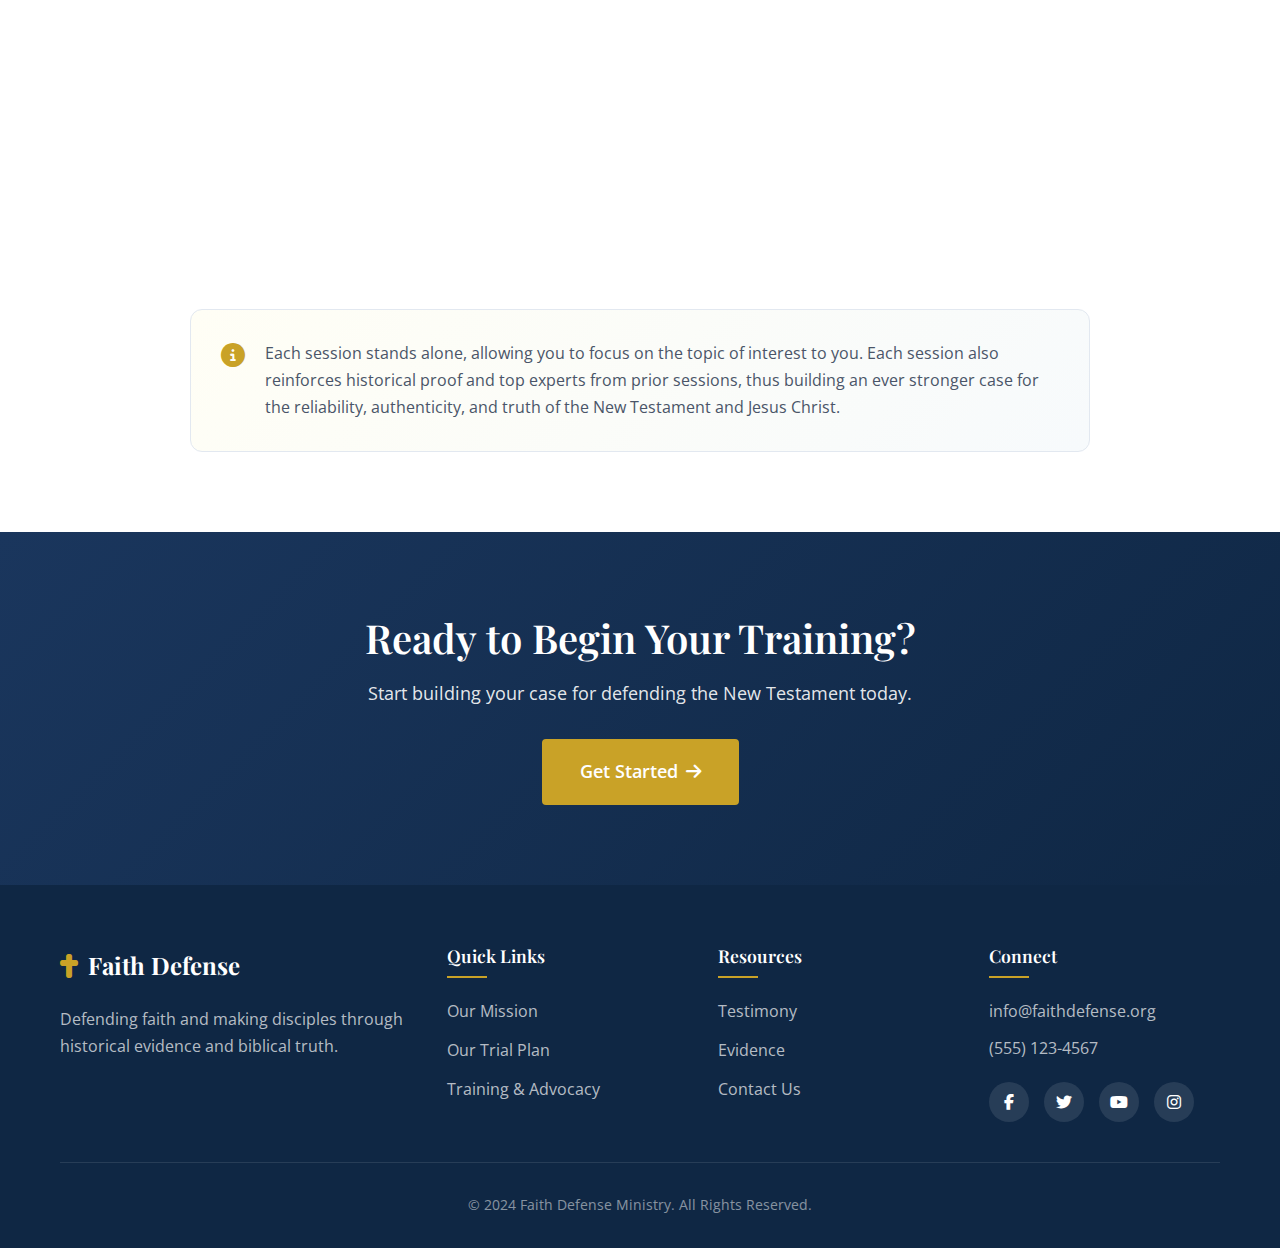
<file: training.html>
<!DOCTYPE html>
<html lang="en">
<head>
    <meta charset="UTF-8">
    <meta name="viewport" content="width=device-width, initial-scale=1.0">
    <title>Training & Advocacy | Faith Defense Ministry</title>
    <link rel="stylesheet" href="styles.css">
    <link rel="preconnect" href="https://fonts.googleapis.com">
    <link rel="preconnect" href="https://fonts.gstatic.com" crossorigin>
    <link href="https://fonts.googleapis.com/css2?family=Playfair+Display:wght@400;600;700&family=Open+Sans:wght@300;400;600;700&display=swap" rel="stylesheet">
    <link rel="stylesheet" href="https://cdnjs.cloudflare.com/ajax/libs/font-awesome/6.4.0/css/all.min.css">
</head>
<body>
    <!-- Navigation -->
    <nav class="navbar">
        <div class="nav-container">
            <a href="index.html" class="logo">
                <i class="fas fa-cross"></i>
                <span>Faith Defense</span>
            </a>
            <button class="nav-toggle" aria-label="Toggle navigation">
                <span class="hamburger"></span>
            </button>
            <ul class="nav-menu">
                <li><a href="index.html" class="nav-link">Home</a></li>
                <li class="dropdown">
                    <a href="#" class="nav-link dropdown-toggle">About Us <i class="fas fa-chevron-down"></i></a>
                    <ul class="dropdown-menu">
                        <li><a href="mission.html">Our Mission</a></li>
                        <li><a href="trial-plan.html">Our Trial Plan</a></li>
                    </ul>
                </li>
                <li><a href="training.html" class="nav-link active">Training & Advocacy</a></li>
                <li><a href="testimony.html" class="nav-link">Testimony</a></li>
                <li><a href="evidence.html" class="nav-link">Evidence</a></li>
                <li><a href="contact.html" class="btn btn-primary nav-btn">Contact Us</a></li>
            </ul>
        </div>
    </nav>

    <!-- Page Header -->
    <header class="page-header training-header">
        <div class="page-header-overlay"></div>
        <div class="page-header-content">
            <h1>Training & Advocacy</h1>
            <p>Equipping believers to defend the faith and make disciples.</p>
        </div>
    </header>

    <!-- Why Historical Proof Section -->
    <section class="section why-proof">
        <div class="container">
            <div class="intro-card">
                <div class="intro-icon">
                    <i class="fas fa-question-circle"></i>
                </div>
                <h2>If we are saved by faith alone (Ephesians 2:8), why do we need historical proof for the New Testament?</h2>
                <p>Knowing the facts supporting the New Testament may serve many purposes, including the following:</p>
            </div>

            <div class="purpose-grid">
                <!-- Rebutting Skeptics -->
                <div class="purpose-card">
                    <div class="purpose-header">
                        <i class="fas fa-shield-alt"></i>
                        <h3>Rebutting Skeptics</h3>
                    </div>
                    <div class="purpose-content">
                        <p>Allegations against the New Testament range from denying Jesus' existence (Robert Price) and Resurrection (John Dominic Crossan) to asserting that large parts of the New Testament are "myth and legend" and over 80% of the events never happened (Jesus Seminar).</p>
                        <div class="purpose-highlight">
                            <i class="fas fa-exclamation-circle"></i>
                            <p>Historical evidence refutes these allegations and we cannot let such allegations stand uncontested.</p>
                        </div>
                    </div>
                </div>

                <!-- Witnessing to Non-Believers -->
                <div class="purpose-card">
                    <div class="purpose-header">
                        <i class="fas fa-globe"></i>
                        <h3>Witnessing to Non-Believers</h3>
                    </div>
                    <div class="purpose-content">
                        <p>Worldwide, over <strong>1.9 billion people</strong> are unaffiliated non-believers (i.e., atheists, agnostics, or those with no religion at all).</p>
                        <div class="stat-source">
                            <small>Source: Pew Research Center, Global Religious Landscape</small>
                        </div>
                        <div class="purpose-highlight">
                            <i class="fas fa-lightbulb"></i>
                            <p>For much of this "unaffiliated" population, New Testament historical evidence may serve an invaluable role in bringing Gospel testimony to them.</p>
                        </div>
                    </div>
                </div>

                <!-- Strengthening Faith -->
                <div class="purpose-card">
                    <div class="purpose-header">
                        <i class="fas fa-heart"></i>
                        <h3>Strengthening Faith</h3>
                    </div>
                    <div class="purpose-content">
                        <p>Even the disciples had doubts and fears (Luke 24:38; John 20:19) to which Jesus responded with "many convincing proofs," leading the disciples to carry out the Great Commission in spectacular fashion – <strong>2.3 billion Christians today</strong>.</p>
                        <blockquote class="scripture-quote-small">
                            <p>"To these [apostles] He also presented Himself alive after His suffering, by many convincing proofs, appearing to them over a period of forty days and speaking of the things concerning the kingdom of God."</p>
                            <cite>— Acts 1:3 (NASB)</cite>
                        </blockquote>
                        <div class="purpose-highlight">
                            <i class="fas fa-arrow-up"></i>
                            <p>Even strong believers have found that studying New Testament historical support not only strengthens their faith, but makes them better witnesses for the Great Commission's call to "make disciples of all the nations."</p>
                        </div>
                    </div>
                </div>
            </div>
        </div>
    </section>

    <!-- Course Overview Section -->
    <section class="section course-overview">
        <div class="container">
            <div class="course-intro">
                <h2 class="section-title">Historical Proof for the New Testament</h2>
                <div class="section-divider"></div>
                <p class="course-tagline">The Strongest Factual Record in Ancient History</p>
                <p class="course-description">Against the attacks by social media and skeptics, this 8-session training brings the strongest historical facts and best experts to arm your defense of the New Testament.</p>
            </div>
        </div>
    </section>

    <!-- What the Course Covers Section -->
    <section class="section course-curriculum">
        <div class="container">
            <h2 class="section-title">What This Course Covers</h2>
            <div class="section-divider"></div>
            
            <div class="sessions-grid">
                <div class="session-card">
                    <div class="session-number">1</div>
                    <div class="session-content">
                        <h3>Defending Faith</h3>
                        <p>Why Jesus Used "Convincing Proofs" & So Should We</p>
                    </div>
                </div>
                <div class="session-card">
                    <div class="session-number">2</div>
                    <div class="session-content">
                        <h3>Jesus Exists</h3>
                        <p>What Historical Facts Confirm Gospel Truths About Jesus</p>
                    </div>
                </div>
                <div class="session-card">
                    <div class="session-number">3</div>
                    <div class="session-content">
                        <h3>Best Record</h3>
                        <p>How the New Testament is the Best Factual Record in Ancient History</p>
                    </div>
                </div>
                <div class="session-card">
                    <div class="session-number">4</div>
                    <div class="session-content">
                        <h3>Gospel Reliability</h3>
                        <p>What Eyewitness Testimony Supports New Testament Reliability</p>
                    </div>
                </div>
                <div class="session-card">
                    <div class="session-number">5</div>
                    <div class="session-content">
                        <h3>Resurrection Evidence</h3>
                        <p>Who Are the Eyewitnesses Standing Up for the Resurrection</p>
                    </div>
                </div>
                <div class="session-card">
                    <div class="session-number">6</div>
                    <div class="session-content">
                        <h3>Miracles Recorded</h3>
                        <p>What Historical Evidence Affirms Miracles</p>
                    </div>
                </div>
                <div class="session-card">
                    <div class="session-number">7</div>
                    <div class="session-content">
                        <h3>Lord Jesus Christ</h3>
                        <p>How the Earliest Records Proclaimed the Deity of Jesus Christ</p>
                    </div>
                </div>
                <div class="session-card">
                    <div class="session-number">8</div>
                    <div class="session-content">
                        <h3>Acts as History</h3>
                        <p>Why the Book of Acts Corroborates All That We Covered</p>
                    </div>
                </div>
            </div>
        </div>
    </section>

    <!-- What the Course Includes Section -->
    <section class="section course-includes">
        <div class="container">
            <h2 class="section-title">What the Course Includes</h2>
            <div class="section-divider"></div>
            <p class="section-intro">For each of the 8 sessions, you will have three resources:</p>
            
            <div class="includes-grid">
                <div class="includes-card">
                    <div class="includes-icon">
                        <i class="fas fa-file-alt"></i>
                    </div>
                    <h3>Written Materials</h3>
                    <p>In about 8-12 pages, each session condenses the essential facts to arm your faith defense.</p>
                </div>
                <div class="includes-card">
                    <div class="includes-icon">
                        <i class="fas fa-microphone"></i>
                    </div>
                    <h3>Oral Presentation</h3>
                    <p>Each session comes with an oral presentation geared to the written materials.</p>
                </div>
                <div class="includes-card">
                    <div class="includes-icon">
                        <i class="fas fa-share-alt"></i>
                    </div>
                    <h3>Sharing Faith</h3>
                    <p>As our mission is making disciples, sharing these resources may bring others to Jesus Christ.</p>
                </div>
            </div>

            <div class="course-note">
                <i class="fas fa-info-circle"></i>
                <p>Each session stands alone, allowing you to focus on the topic of interest to you. Each session also reinforces historical proof and top experts from prior sessions, thus building an ever stronger case for the reliability, authenticity, and truth of the New Testament and Jesus Christ.</p>
            </div>
        </div>
    </section>

    <!-- CTA Section -->
    <section class="section cta-section">
        <div class="container">
            <h2>Ready to Begin Your Training?</h2>
            <p>Start building your case for defending the New Testament today.</p>
            <a href="contact.html" class="btn btn-primary btn-lg">Get Started <i class="fas fa-arrow-right"></i></a>
        </div>
    </section>

    <!-- Footer -->
    <footer class="footer">
        <div class="container">
            <div class="footer-grid">
                <div class="footer-col">
                    <a href="index.html" class="footer-logo">
                        <i class="fas fa-cross"></i>
                        <span>Faith Defense</span>
                    </a>
                    <p>Defending faith and making disciples through historical evidence and biblical truth.</p>
                </div>
                <div class="footer-col">
                    <h4>Quick Links</h4>
                    <ul>
                        <li><a href="mission.html">Our Mission</a></li>
                        <li><a href="trial-plan.html">Our Trial Plan</a></li>
                        <li><a href="training.html">Training & Advocacy</a></li>
                    </ul>
                </div>
                <div class="footer-col">
                    <h4>Resources</h4>
                    <ul>
                        <li><a href="testimony.html">Testimony</a></li>
                        <li><a href="evidence.html">Evidence</a></li>
                        <li><a href="contact.html">Contact Us</a></li>
                    </ul>
                </div>
                <div class="footer-col">
                    <h4>Connect</h4>
                    <p>info@faithdefense.org</p>
                    <p>(555) 123-4567</p>
                    <div class="social-links">
                        <a href="#" aria-label="Facebook"><i class="fab fa-facebook-f"></i></a>
                        <a href="#" aria-label="Twitter"><i class="fab fa-twitter"></i></a>
                        <a href="#" aria-label="YouTube"><i class="fab fa-youtube"></i></a>
                        <a href="#" aria-label="Instagram"><i class="fab fa-instagram"></i></a>
                    </div>
                </div>
            </div>
            <div class="footer-bottom">
                <p>&copy; 2024 Faith Defense Ministry. All Rights Reserved.</p>
            </div>
        </div>
    </footer>

    <script src="script.js"></script>
</body>
</html>
</file>
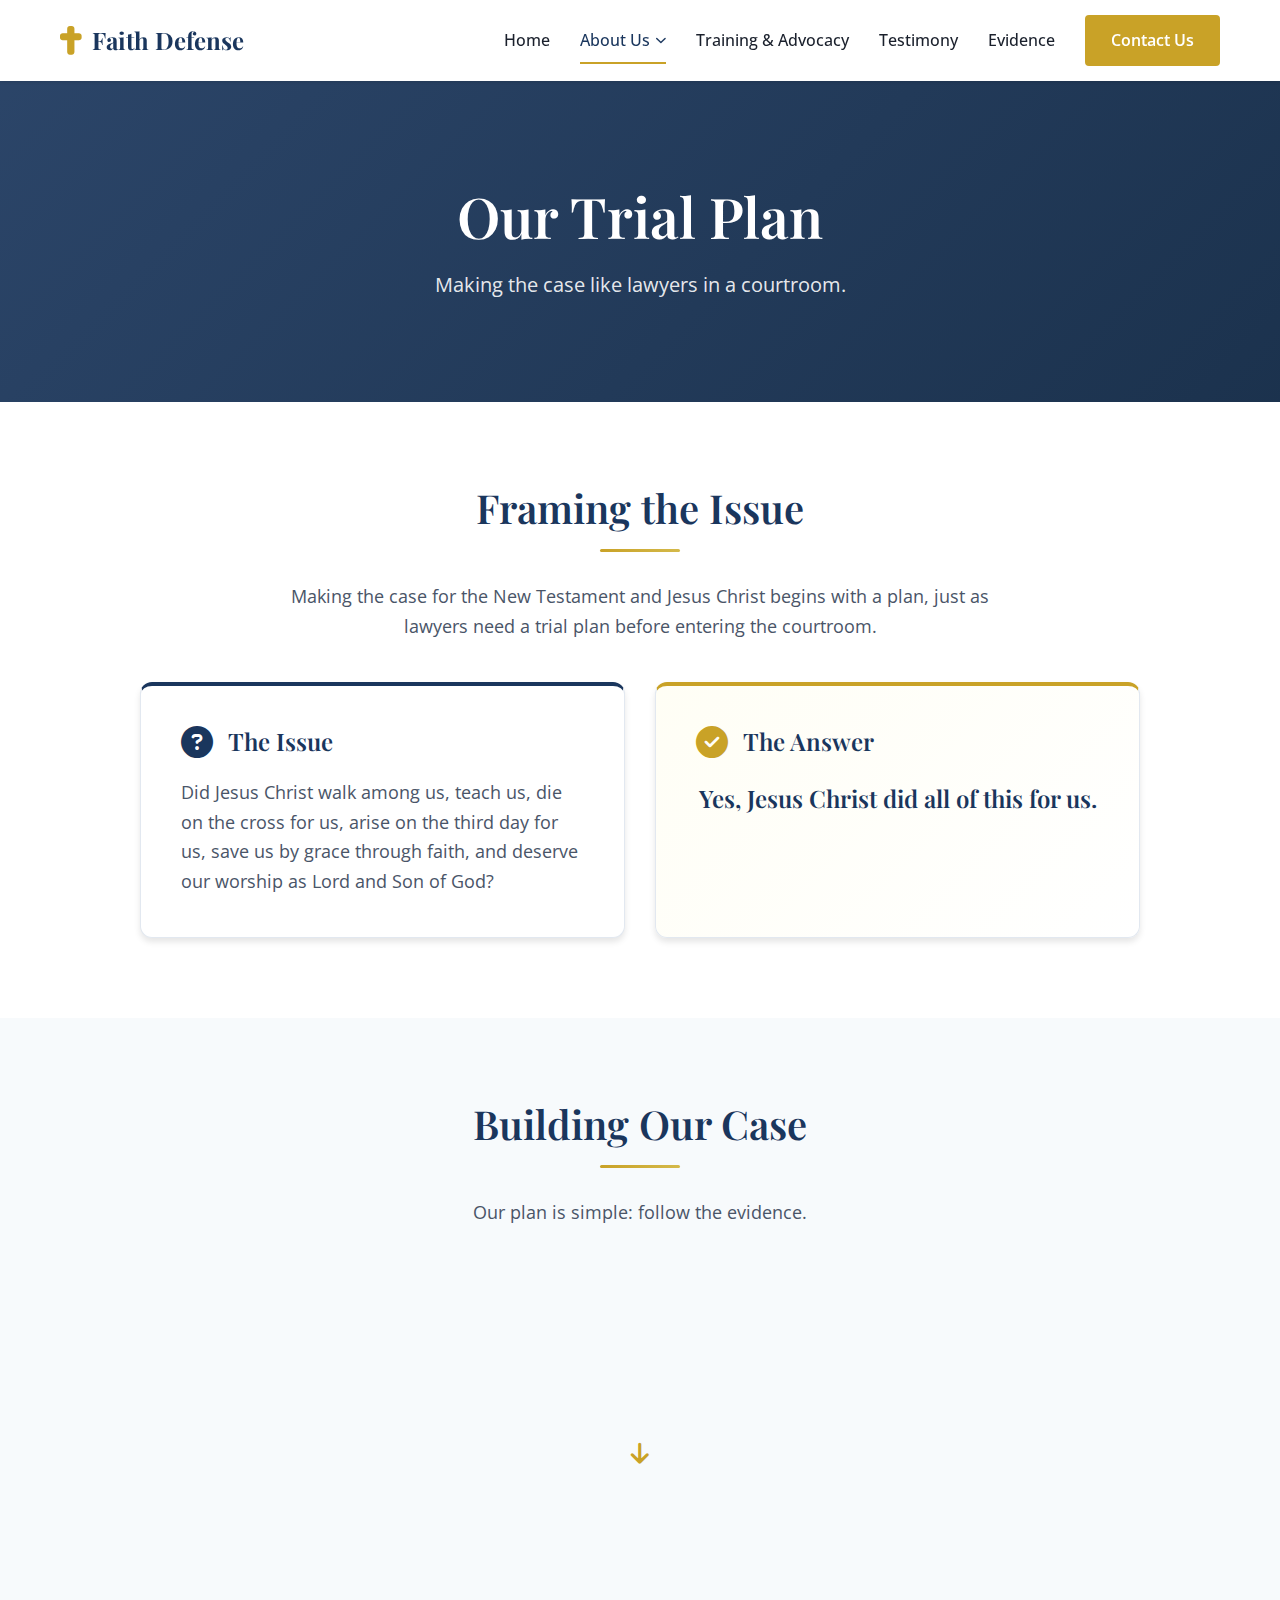
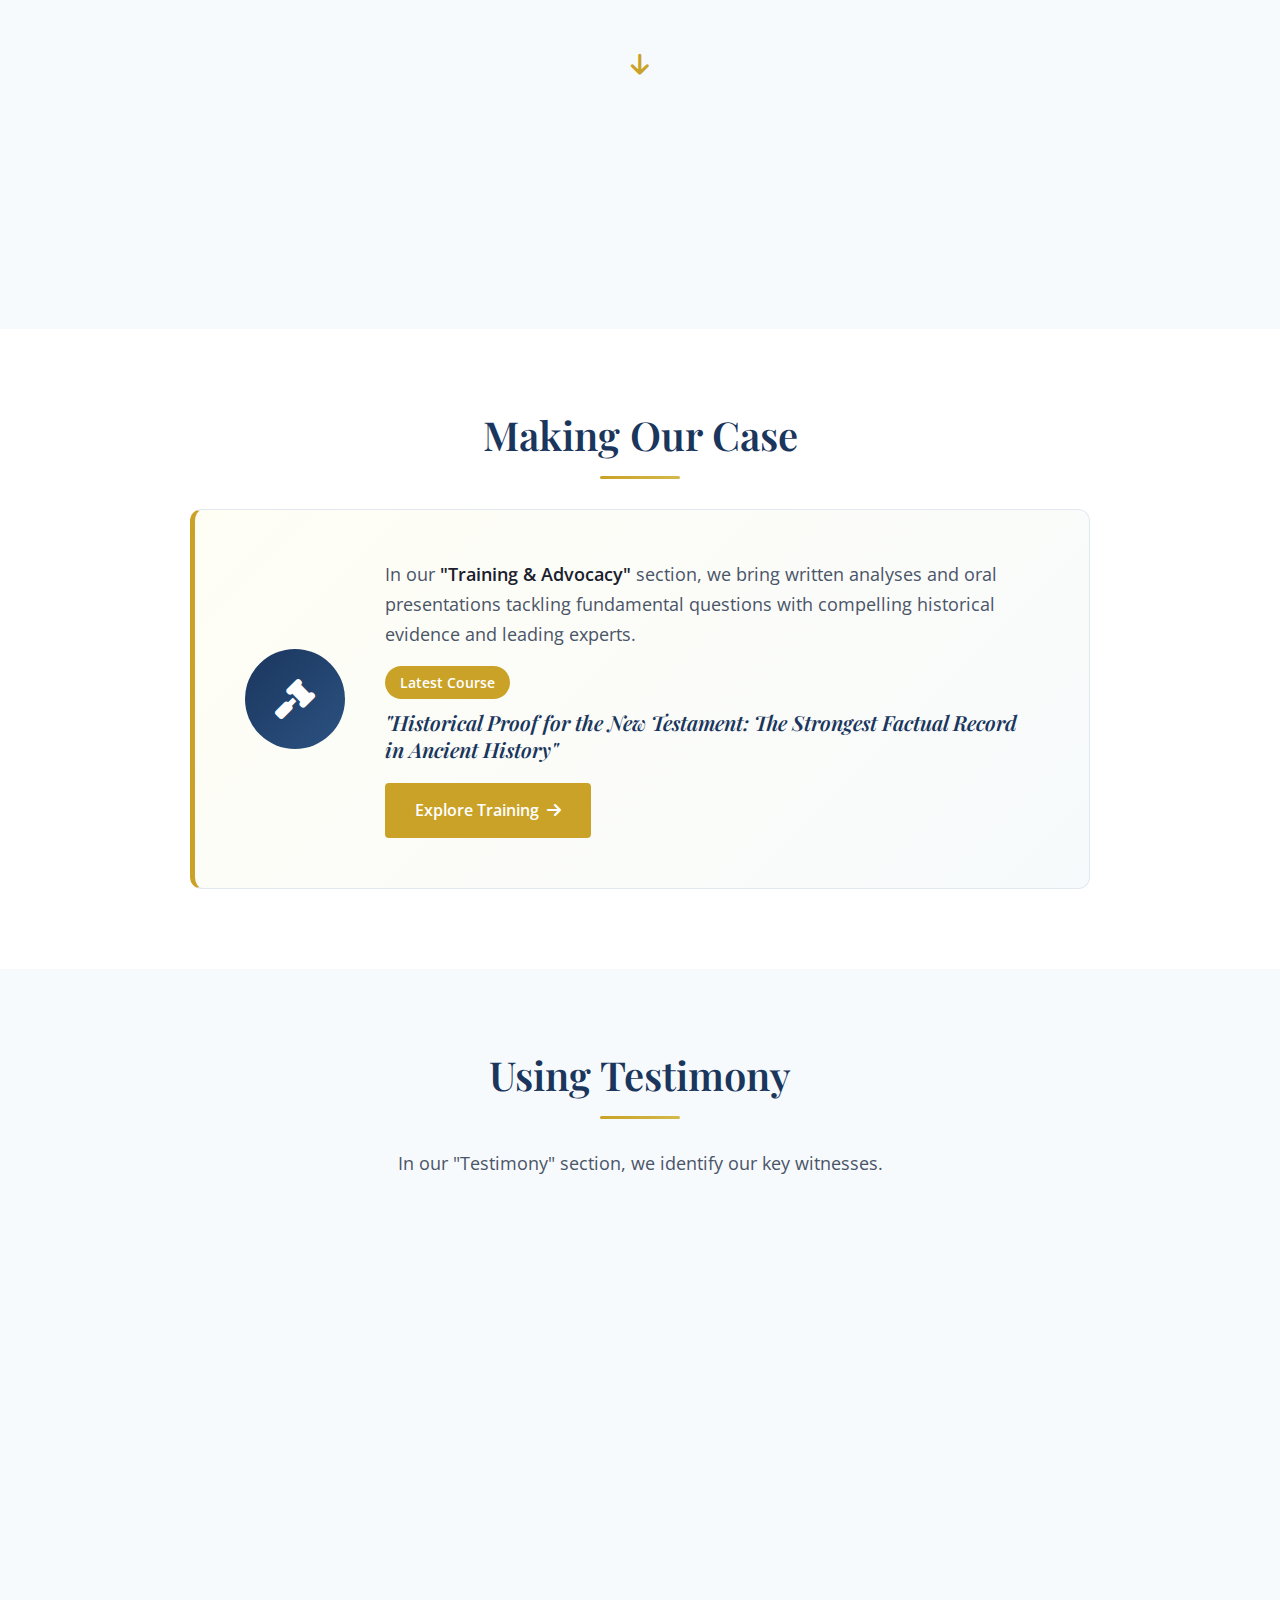
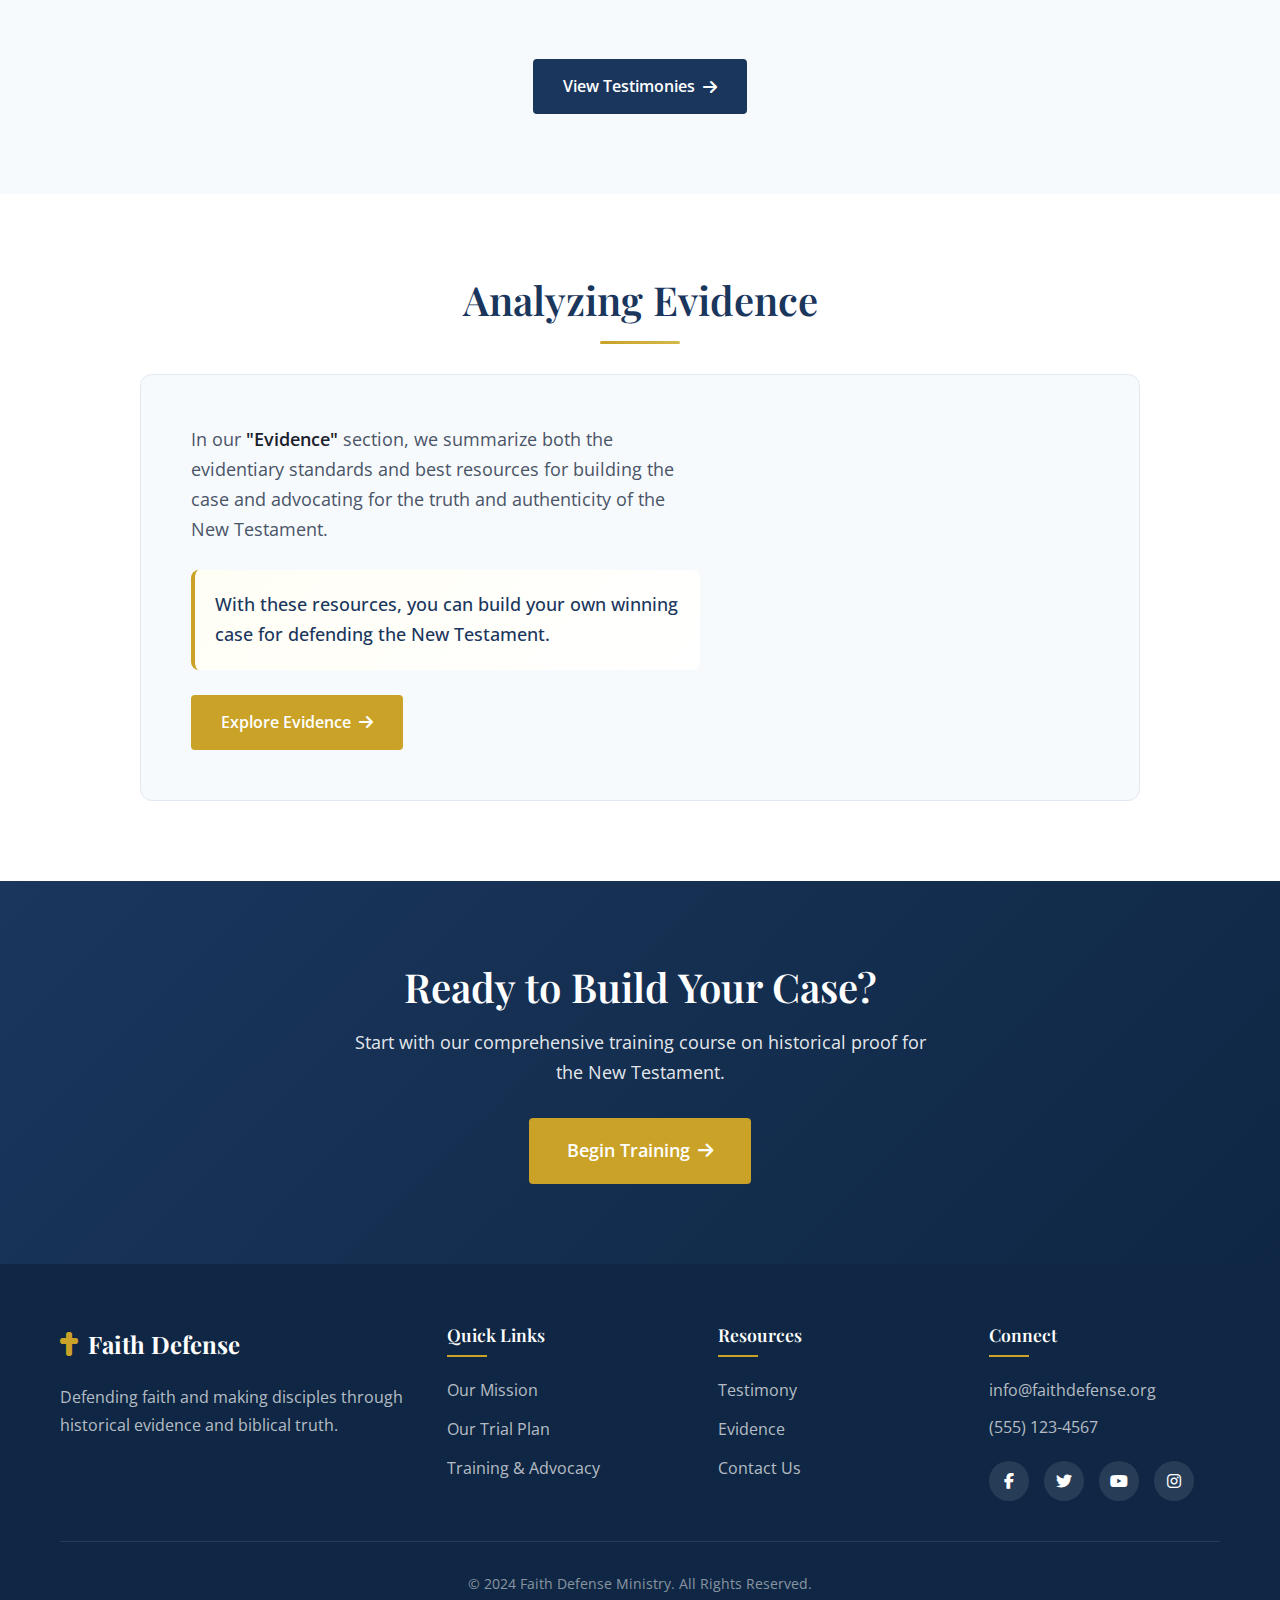
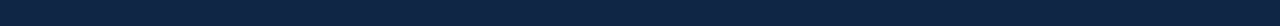
<file: trial-plan.html>
<!DOCTYPE html>
<html lang="en">
<head>
    <meta charset="UTF-8">
    <meta name="viewport" content="width=device-width, initial-scale=1.0">
    <title>Our Trial Plan | Faith Defense Ministry</title>
    <link rel="stylesheet" href="styles.css">
    <link rel="preconnect" href="https://fonts.googleapis.com">
    <link rel="preconnect" href="https://fonts.gstatic.com" crossorigin>
    <link href="https://fonts.googleapis.com/css2?family=Playfair+Display:wght@400;600;700&family=Open+Sans:wght@300;400;600;700&display=swap" rel="stylesheet">
    <link rel="stylesheet" href="https://cdnjs.cloudflare.com/ajax/libs/font-awesome/6.4.0/css/all.min.css">
</head>
<body>
    <!-- Navigation -->
    <nav class="navbar">
        <div class="nav-container">
            <a href="index.html" class="logo">
                <i class="fas fa-cross"></i>
                <span>Faith Defense</span>
            </a>
            <button class="nav-toggle" aria-label="Toggle navigation">
                <span class="hamburger"></span>
            </button>
            <ul class="nav-menu">
                <li><a href="index.html" class="nav-link">Home</a></li>
                <li class="dropdown">
                    <a href="#" class="nav-link dropdown-toggle active">About Us <i class="fas fa-chevron-down"></i></a>
                    <ul class="dropdown-menu">
                        <li><a href="mission.html">Our Mission</a></li>
                        <li><a href="trial-plan.html" class="active">Our Trial Plan</a></li>
                    </ul>
                </li>
                <li><a href="training.html" class="nav-link">Training & Advocacy</a></li>
                <li><a href="testimony.html" class="nav-link">Testimony</a></li>
                <li><a href="evidence.html" class="nav-link">Evidence</a></li>
                <li><a href="contact.html" class="btn btn-primary nav-btn">Contact Us</a></li>
            </ul>
        </div>
    </nav>

    <!-- Page Header -->
    <header class="page-header trial-header">
        <div class="page-header-overlay"></div>
        <div class="page-header-content">
            <h1>Our Trial Plan</h1>
            <p>Making the case like lawyers in a courtroom.</p>
        </div>
    </header>

    <!-- Framing the Issue Section -->
    <section class="section framing-section">
        <div class="container">
            <h2 class="section-title">Framing the Issue</h2>
            <div class="section-divider"></div>
            <p class="section-intro">Making the case for the New Testament and Jesus Christ begins with a plan, just as lawyers need a trial plan before entering the courtroom.</p>
            
            <div class="issue-answer-container">
                <div class="issue-card">
                    <div class="card-header">
                        <i class="fas fa-question-circle"></i>
                        <h3>The Issue</h3>
                    </div>
                    <p>Did Jesus Christ walk among us, teach us, die on the cross for us, arise on the third day for us, save us by grace through faith, and deserve our worship as Lord and Son of God?</p>
                </div>
                <div class="answer-card">
                    <div class="card-header">
                        <i class="fas fa-check-circle"></i>
                        <h3>The Answer</h3>
                    </div>
                    <p class="answer-text">Yes, Jesus Christ did all of this for us.</p>
                </div>
            </div>
        </div>
    </section>

    <!-- Building Our Case Section -->
    <section class="section building-case">
        <div class="container">
            <h2 class="section-title">Building Our Case</h2>
            <div class="section-divider"></div>
            <p class="section-intro">Our plan is simple: follow the evidence.</p>
            
            <div class="case-steps">
                <div class="case-step">
                    <div class="step-number">1</div>
                    <div class="step-content">
                        <h3>Marshal Evidence</h3>
                        <p>Establish the reliability and authenticity of the New Testament through compelling historical documentation.</p>
                    </div>
                </div>
                <div class="step-connector">
                    <i class="fas fa-arrow-down"></i>
                </div>
                <div class="case-step">
                    <div class="step-number">2</div>
                    <div class="step-content">
                        <h3>Apply Standards</h3>
                        <p>Use well-recognized historical and legal standards to evaluate and validate this evidence.</p>
                    </div>
                </div>
                <div class="step-connector">
                    <i class="fas fa-arrow-down"></i>
                </div>
                <div class="case-step">
                    <div class="step-number">3</div>
                    <div class="step-content">
                        <h3>Develop Proof</h3>
                        <p>Build the evidence and arguments proving the case for Jesus Christ and the New Testament.</p>
                    </div>
                </div>
            </div>
        </div>
    </section>

    <!-- Making Our Case Section -->
    <section class="section making-case">
        <div class="container">
            <h2 class="section-title">Making Our Case</h2>
            <div class="section-divider"></div>
            <div class="case-card highlight-card">
                <div class="case-icon">
                    <i class="fas fa-gavel"></i>
                </div>
                <div class="case-content">
                    <p>In our <strong>"Training & Advocacy"</strong> section, we bring written analyses and oral presentations tackling fundamental questions with compelling historical evidence and leading experts.</p>
                    <div class="featured-course-badge">
                        <span>Latest Course</span>
                    </div>
                    <h3>"Historical Proof for the New Testament: The Strongest Factual Record in Ancient History"</h3>
                    <a href="training.html" class="btn btn-primary">Explore Training <i class="fas fa-arrow-right"></i></a>
                </div>
            </div>
        </div>
    </section>

    <!-- Using Testimony Section -->
    <section class="section testimony-section">
        <div class="container">
            <h2 class="section-title">Using Testimony</h2>
            <div class="section-divider"></div>
            <p class="section-intro">In our "Testimony" section, we identify our key witnesses.</p>
            
            <div class="witness-grid">
                <div class="witness-card">
                    <div class="witness-icon">
                        <i class="fas fa-scroll"></i>
                    </div>
                    <h3>New Testament Eyewitnesses</h3>
                    <p>The New Testament is built upon eyewitnesses who actually saw, heard, and even touched Jesus Christ. Their firsthand accounts form the foundation of our faith.</p>
                </div>
                <div class="witness-card">
                    <div class="witness-icon">
                        <i class="fas fa-user-tie"></i>
                    </div>
                    <h3>New Testament Experts</h3>
                    <p>The best expert witnesses include those who have gathered the compelling evidence and made the case for New Testament reliability, eyewitness testimony, and Jesus Christ.</p>
                </div>
                <div class="witness-card">
                    <div class="witness-icon">
                        <i class="fas fa-heart"></i>
                    </div>
                    <h3>Personal Testimony</h3>
                    <p>Those coming to salvation have followed many paths to faith, ranging from Old Testament prophecies to historical evidence. Each story adds to the witness.</p>
                </div>
            </div>
            <div class="section-cta">
                <a href="testimony.html" class="btn btn-secondary">View Testimonies <i class="fas fa-arrow-right"></i></a>
            </div>
        </div>
    </section>

    <!-- Analyzing Evidence Section -->
    <section class="section evidence-preview">
        <div class="container">
            <h2 class="section-title">Analyzing Evidence</h2>
            <div class="section-divider"></div>
            <div class="evidence-card">
                <div class="evidence-content">
                    <p>In our <strong>"Evidence"</strong> section, we summarize both the evidentiary standards and best resources for building the case and advocating for the truth and authenticity of the New Testament.</p>
                    <p class="highlight-text">With these resources, you can build your own winning case for defending the New Testament.</p>
                    <a href="evidence.html" class="btn btn-primary">Explore Evidence <i class="fas fa-arrow-right"></i></a>
                </div>
                <div class="evidence-icons">
                    <div class="evidence-icon-item">
                        <i class="fas fa-balance-scale"></i>
                        <span>Evidentiary Standards</span>
                    </div>
                    <div class="evidence-icon-item">
                        <i class="fas fa-book"></i>
                        <span>Best Resources</span>
                    </div>
                    <div class="evidence-icon-item">
                        <i class="fas fa-trophy"></i>
                        <span>Winning Case</span>
                    </div>
                </div>
            </div>
        </div>
    </section>

    <!-- CTA Section -->
    <section class="section cta-section">
        <div class="container">
            <h2>Ready to Build Your Case?</h2>
            <p>Start with our comprehensive training course on historical proof for the New Testament.</p>
            <a href="training.html" class="btn btn-primary btn-lg">Begin Training <i class="fas fa-arrow-right"></i></a>
        </div>
    </section>

    <!-- Footer -->
    <footer class="footer">
        <div class="container">
            <div class="footer-grid">
                <div class="footer-col">
                    <a href="index.html" class="footer-logo">
                        <i class="fas fa-cross"></i>
                        <span>Faith Defense</span>
                    </a>
                    <p>Defending faith and making disciples through historical evidence and biblical truth.</p>
                </div>
                <div class="footer-col">
                    <h4>Quick Links</h4>
                    <ul>
                        <li><a href="mission.html">Our Mission</a></li>
                        <li><a href="trial-plan.html">Our Trial Plan</a></li>
                        <li><a href="training.html">Training & Advocacy</a></li>
                    </ul>
                </div>
                <div class="footer-col">
                    <h4>Resources</h4>
                    <ul>
                        <li><a href="testimony.html">Testimony</a></li>
                        <li><a href="evidence.html">Evidence</a></li>
                        <li><a href="contact.html">Contact Us</a></li>
                    </ul>
                </div>
                <div class="footer-col">
                    <h4>Connect</h4>
                    <p>info@faithdefense.org</p>
                    <p>(555) 123-4567</p>
                    <div class="social-links">
                        <a href="#" aria-label="Facebook"><i class="fab fa-facebook-f"></i></a>
                        <a href="#" aria-label="Twitter"><i class="fab fa-twitter"></i></a>
                        <a href="#" aria-label="YouTube"><i class="fab fa-youtube"></i></a>
                        <a href="#" aria-label="Instagram"><i class="fab fa-instagram"></i></a>
                    </div>
                </div>
            </div>
            <div class="footer-bottom">
                <p>&copy; 2024 Faith Defense Ministry. All Rights Reserved.</p>
            </div>
        </div>
    </footer>

    <script src="script.js"></script>
</body>
</html>
</file>
<file: defender-styles.css>
/* ===================================
   Defender Page Specific Styles
   Faith Defense Ministry
   =================================== */

/* ===================================
   Page Header
   =================================== */
.defender-header {
    background-image: url('https://images.unsplash.com/photo-1504052434569-70ad5836ab65?ixlib=rb-4.0.3&auto=format&fit=crop&w=1920&q=80');
    padding: 200px 0 120px;
    text-align: center;
}

.defender-header .page-header-content {
    max-width: 900px;
    margin: 0 auto;
}

.defender-header h1 {
    font-size: 3rem;
    margin-bottom: 25px;
}

.header-description {
    font-size: 1.25rem;
    color: rgba(255,255,255,0.9);
    margin-bottom: 20px;
    line-height: 1.7;
}

.header-cta {
    font-size: 1.4rem;
    color: var(--secondary-color);
    margin: 0;
}

.header-cta strong {
    color: var(--secondary-color);
}

/* ===================================
   Course Navigation
   =================================== */
.course-nav-section {
    background: var(--primary-dark);
    padding: 25px 0;
    position: sticky;
    top: 70px;
    z-index: 100;
    box-shadow: var(--shadow-lg);
    border-bottom: 3px solid var(--secondary-color);
}

.course-nav-wrapper {
    display: flex;
    align-items: center;
    gap: 30px;
    flex-wrap: wrap;
}

.course-nav-wrapper h3 {
    color: var(--white);
    font-size: 1rem;
    margin: 0;
    white-space: nowrap;
    font-family: var(--font-body);
    font-weight: 600;
}

.course-nav-links {
    display: flex;
    gap: 10px;
    flex-wrap: wrap;
    flex: 1;
}

.course-nav-link {
    background: rgba(255,255,255,0.1);
    color: var(--white);
    padding: 10px 18px;
    border-radius: 25px;
    font-size: 0.85rem;
    font-weight: 500;
    transition: var(--transition);
    white-space: nowrap;
    border: 1px solid rgba(255,255,255,0.2);
}

.course-nav-link:hover,
.course-nav-link.active {
    background: var(--secondary-color);
    color: var(--white);
    border-color: var(--secondary-color);
    transform: translateY(-2px);
}

/* ===================================
   Session Sections
   =================================== */
.session-section {
    padding: 100px 0;
    scroll-margin-top: 150px;
}

.session-section.alt-bg {
    background-color: var(--bg-light);
}

/* ===================================
   Session Header
   =================================== */
.session-header {
    display: flex;
    align-items: flex-start;
    gap: 30px;
    margin-bottom: 60px;
}

.session-number-badge {
    flex-shrink: 0;
    width: 110px;
    height: 110px;
    background: linear-gradient(135deg, var(--secondary-color), var(--secondary-light));
    border-radius: 20px;
    display: flex;
    flex-direction: column;
    align-items: center;
    justify-content: center;
    box-shadow: 0 10px 30px rgba(201, 162, 39, 0.4);
}

.session-number-badge span:first-child {
    font-size: 0.7rem;
    color: rgba(255,255,255,0.85);
    text-transform: uppercase;
    letter-spacing: 2px;
    font-weight: 600;
}

.session-number-badge .number {
    font-family: var(--font-heading);
    font-size: 3rem;
    font-weight: 700;
    color: var(--white);
    line-height: 1;
    margin-top: 2px;
}

.session-title-block {
    flex: 1;
}

.session-title-block h2 {
    font-size: 2.5rem;
    margin-bottom: 15px;
    color: var(--primary-color);
}

.session-subtitle {
    font-size: 1.15rem;
    color: var(--text-medium);
    font-style: italic;
    margin: 0;
    max-width: 750px;
    line-height: 1.6;
}

/* ===================================
   Session Content Grid
   =================================== */
.session-content-grid {
    display: grid;
    grid-template-columns: 1fr 1.5fr;
    gap: 50px;
    align-items: start;
}

/* ===================================
   Session Visual Column
   =================================== */
.session-visual {
    display: flex;
    flex-direction: column;
    gap: 25px;
    position: sticky;
    top: 180px;
}

/* ===================================
   Session Image Card
   =================================== */
.session-image-card {
    background: var(--white);
    border-radius: 16px;
    overflow: hidden;
    box-shadow: var(--shadow-lg);
    border: 1px solid var(--border-color);
}

.alt-bg .session-image-card {
    background: var(--white);
}

.image-placeholder {
    height: 220px;
    background: linear-gradient(135deg, var(--primary-color), var(--primary-light));
    display: flex;
    flex-direction: column;
    align-items: center;
    justify-content: center;
    color: var(--white);
    text-align: center;
    padding: 25px;
    position: relative;
    overflow: hidden;
}

.image-placeholder::before {
    content: '';
    position: absolute;
    top: 0;
    left: 0;
    right: 0;
    bottom: 0;
    background: url('data:image/svg+xml,<svg xmlns="http://www.w3.org/2000/svg" viewBox="0 0 100 100"><circle cx="50" cy="50" r="40" fill="none" stroke="rgba(255,255,255,0.1)" stroke-width="1"/></svg>');
    background-size: 100px;
    opacity: 0.5;
}

.image-placeholder i {
    font-size: 3.5rem;
    margin-bottom: 15px;
    opacity: 0.95;
    position: relative;
    z-index: 1;
}

.image-placeholder span {
    font-size: 1.05rem;
    font-weight: 600;
    position: relative;
    z-index: 1;
    max-width: 200px;
    line-height: 1.4;
}

/* Specific Image Placeholder Variations */
.image-placeholder.apostle-paul {
    background: linear-gradient(135deg, #2c5282, #1a365d);
}

.image-placeholder.josephus {
    background: linear-gradient(135deg, #744210, #5a3510);
}

.image-placeholder.tacitus {
    background: linear-gradient(135deg, #742a2a, #5a1a1a);
}

.image-placeholder.john-eyewitness {
    background: linear-gradient(135deg, #285e61, #1d4044);
}

.image-placeholder.resurrection {
    background: linear-gradient(135deg, #c9a227, #d4b94a);
}

.image-placeholder.miracle {
    background: linear-gradient(135deg, #553c9a, #44337a);
}

.image-placeholder.deity {
    background: linear-gradient(135deg, #9c4221, #7b341e);
}

/* Image Quote */
.image-quote {
    padding: 25px 30px;
    margin: 0;
    border-left: 5px solid var(--secondary-color);
    background: linear-gradient(135deg, var(--bg-cream), var(--white));
}

.image-quote p {
    font-style: italic;
    font-size: 1.05rem;
    margin-bottom: 12px;
    color: var(--text-dark);
    line-height: 1.6;
}

.image-quote cite {
    font-size: 0.9rem;
    color: var(--primary-color);
    font-weight: 600;
    font-style: normal;
    display: block;
}

.scripture-quote-block {
    background: linear-gradient(135deg, #fffef5, #fefcf0);
    border-left-color: var(--primary-color);
}

.image-caption {
    padding: 18px 25px;
    text-align: center;
    font-style: italic;
    color: var(--text-medium);
    background: var(--bg-cream);
    margin: 0;
    font-size: 0.95rem;
}

/* ===================================
   Session Theme Badge
   =================================== */
.session-theme-badge {
    display: flex;
    align-items: center;
    gap: 18px;
    padding: 22px 28px;
    background: linear-gradient(135deg, var(--primary-color), var(--primary-light));
    border-radius: 14px;
    color: var(--white);
    box-shadow: var(--shadow-md);
}

.session-theme-badge i {
    font-size: 1.6rem;
    color: var(--secondary-color);
}

.session-theme-badge span {
    font-weight: 600;
    font-size: 1.1rem;
    line-height: 1.4;
}

/* ===================================
   Stats Comparison Card
   =================================== */
.stats-comparison-card {
    background: var(--white);
    border-radius: 16px;
    padding: 35px;
    box-shadow: var(--shadow-lg);
    text-align: center;
    border: 1px solid var(--border-color);
}

.stat-large {
    margin-bottom: 30px;
    padding-bottom: 30px;
    border-bottom: 2px dashed var(--border-color);
}

.stat-large .stat-number {
    display: block;
    font-family: var(--font-heading);
    font-size: 3.5rem;
    font-weight: 700;
    color: var(--secondary-color);
    line-height: 1;
    text-shadow: 1px 1px 2px rgba(0,0,0,0.1);
}

.stat-large .stat-label {
    display: block;
    font-size: 1.2rem;
    color: var(--primary-color);
    font-weight: 600;
    margin-top: 8px;
}

.stat-large .stat-desc {
    display: block;
    font-size: 0.9rem;
    color: var(--text-light);
    margin-top: 8px;
    line-height: 1.4;
}

.stat-comparison {
    padding-top: 10px;
}

.stat-small .stat-number {
    display: block;
    font-family: var(--font-heading);
    font-size: 2.25rem;
    font-weight: 700;
    color: var(--primary-color);
}

.stat-small .stat-label {
    display: block;
    font-size: 1rem;
    color: var(--text-medium);
    font-weight: 500;
}

.stat-small .stat-desc {
    display: block;
    font-size: 0.85rem;
    color: var(--text-light);
    margin-top: 8px;
    line-height: 1.4;
}

/* ===================================
   Comparison Visual
   =================================== */
.comparison-visual {
    background: var(--white);
    border-radius: 16px;
    padding: 30px;
    box-shadow: var(--shadow-md);
    text-align: center;
    border: 1px solid var(--border-color);
    display: flex;
    flex-direction: column;
    align-items: center;
    gap: 15px;
}

.comparison-item {
    display: flex;
    flex-direction: column;
    align-items: center;
    gap: 10px;
}

.comparison-icon {
    width: 70px;
    height: 70px;
    border-radius: 50%;
    display: flex;
    align-items: center;
    justify-content: center;
    box-shadow: var(--shadow-sm);
}

.comparison-icon.jesus {
    background: linear-gradient(135deg, var(--secondary-color), var(--secondary-light));
    color: var(--white);
}

.comparison-icon.caesar {
    background: linear-gradient(135deg, #718096, #a0aec0);
    color: var(--white);
}

.comparison-icon i {
    font-size: 1.75rem;
}

.comparison-item span {
    font-weight: 600;
    color: var(--text-dark);
    font-size: 1rem;
}

.vs-badge {
    font-family: var(--font-heading);
    font-size: 1.1rem;
    color: var(--text-light);
    font-weight: 700;
    text-transform: uppercase;
    letter-spacing: 2px;
}

.comparison-stat {
    font-style: italic;
    color: var(--text-medium);
    margin: 15px 0 8px;
    font-size: 0.95rem;
    line-height: 1.5;
    padding: 0 10px;
}

.comparison-visual > cite {
    font-size: 0.85rem;
    color: var(--primary-color);
    font-style: normal;
    font-weight: 600;
}

/* ===================================
   Legal Standard Card
   =================================== */
.legal-standard-card {
    background: var(--white);
    border-radius: 16px;
    padding: 30px;
    text-align: center;
    box-shadow: var(--shadow-md);
    border: 1px solid var(--border-color);
    border-top: 5px solid var(--primary-color);
}

.legal-icon {
    width: 65px;
    height: 65px;
    background: linear-gradient(135deg, var(--primary-color), var(--primary-light));
    border-radius: 50%;
    display: flex;
    align-items: center;
    justify-content: center;
    margin: 0 auto 18px;
    box-shadow: var(--shadow-sm);
}

.legal-icon i {
    font-size: 1.6rem;
    color: var(--white);
}

.legal-label {
    font-weight: 700;
    color: var(--primary-color);
    margin-bottom: 12px;
    font-size: 1.05rem;
    text-transform: uppercase;
    letter-spacing: 1px;
}

.legal-text {
    font-style: italic;
    color: var(--text-medium);
    margin: 0;
    font-size: 1rem;
    line-height: 1.5;
}

/* ===================================
   Expert Card
   =================================== */
.expert-card {
    background: var(--white);
    border-radius: 16px;
    padding: 30px;
    text-align: center;
    box-shadow: var(--shadow-md);
    border: 1px solid var(--border-color);
}

.expert-icon {
    width: 80px;
    height: 80px;
    background: linear-gradient(135deg, var(--secondary-color), var(--secondary-light));
    border-radius: 50%;
    display: flex;
    align-items: center;
    justify-content: center;
    margin: 0 auto 18px;
    box-shadow: 0 8px 20px rgba(201, 162, 39, 0.3);
}

.expert-icon i {
    font-size: 2rem;
    color: var(--white);
}

.expert-name {
    font-family: var(--font-heading);
    font-size: 1.25rem;
    font-weight: 700;
    color: var(--primary-color);
    margin-bottom: 10px;
}

.expert-desc {
    color: var(--text-medium);
    font-size: 0.95rem;
    line-height: 1.5;
    margin: 0;
}

/* ===================================
   Scripture Highlight Card
   =================================== */
.scripture-highlight-card {
    background: linear-gradient(135deg, var(--bg-cream), var(--white));
    border-radius: 16px;
    padding: 30px;
    text-align: center;
    box-shadow: var(--shadow-md);
    border: 1px solid var(--border-color);
    border-left: 5px solid var(--secondary-color);
}

.scripture-icon {
    width: 60px;
    height: 60px;
    background: linear-gradient(135deg, var(--secondary-color), var(--secondary-light));
    border-radius: 50%;
    display: flex;
    align-items: center;
    justify-content: center;
    margin: 0 auto 15px;
}

.scripture-icon i {
    font-size: 1.5rem;
    color: var(--white);
}

.scripture-ref {
    font-family: var(--font-heading);
    font-size: 1.15rem;
    font-weight: 700;
    color: var(--primary-color);
    margin-bottom: 15px;
}

.scripture-highlight-card blockquote {
    margin: 0;
    padding: 0;
}

.scripture-highlight-card blockquote p {
    font-style: italic;
    color: var(--text-dark);
    font-size: 1rem;
    line-height: 1.6;
    margin-bottom: 0;
}

.scripture-note {
    margin-top: 15px;
    padding-top: 15px;
    border-top: 1px dashed var(--border-color);
    font-size: 0.85rem;
    color: var(--text-light);
    font-style: italic;
}

.scripture-highlight {
    font-family: var(--font-heading);
    font-size: 1.1rem;
    font-style: italic;
    color: var(--text-dark);
    margin: 0;
}

/* ===================================
   Book Highlight Card
   =================================== */
.book-highlight-card {
    background: var(--white);
    border-radius: 16px;
    padding: 30px;
    text-align: center;
    box-shadow: var(--shadow-md);
    border: 1px solid var(--border-color);
    border-top: 5px solid var(--accent-color);
}

.book-icon {
    width: 60px;
    height: 60px;
    background: linear-gradient(135deg, var(--accent-color), #b22222);
    border-radius: 50%;
    display: flex;
    align-items: center;
    justify-content: center;
    margin: 0 auto 15px;
}

.book-icon i {
    font-size: 1.5rem;
    color: var(--white);
}

.book-stats {
    font-size: 1rem;
    color: var(--text-medium);
    line-height: 1.5;
    margin-bottom: 15px;
}

.book-challenge {
    font-family: var(--font-heading);
    font-size: 1.2rem;
    font-weight: 700;
    color: var(--primary-color);
    margin: 0;
}

/* ===================================
   Scholars Card
   =================================== */
.scholars-card {
    background: var(--white);
    border-radius: 16px;
    padding: 30px;
    text-align: center;
    box-shadow: var(--shadow-md);
    border: 1px solid var(--border-color);
}

.scholars-icon {
    width: 60px;
    height: 60px;
    background: linear-gradient(135deg, var(--primary-color), var(--primary-light));
    border-radius: 50%;
    display: flex;
    align-items: center;
    justify-content: center;
    margin: 0 auto 15px;
}

.scholars-icon i {
    font-size: 1.5rem;
    color: var(--white);
}

.scholars-title {
    font-family: var(--font-heading);
    font-size: 1.15rem;
    font-weight: 700;
    color: var(--primary-color);
    margin-bottom: 15px;
}

.scholars-points {
    text-align: left;
}

.scholars-points li {
    padding: 10px 15px;
    background: var(--bg-light);
    border-radius: 8px;
    margin-bottom: 8px;
    font-size: 0.95rem;
    color: var(--text-medium);
    font-style: italic;
}

.scholars-points li:last-child {
    margin-bottom: 0;
}

/* ===================================
   Modern Miracles Card
   =================================== */
.modern-miracles-card {
    background: var(--white);
    border-radius: 16px;
    padding: 30px;
    text-align: center;
    box-shadow: var(--shadow-md);
    border: 1px solid var(--border-color);
}

.miracles-icon {
    width: 70px;
    height: 70px;
    background: linear-gradient(135deg, #805ad5, #6b46c1);
    border-radius: 50%;
    display: flex;
    align-items: center;
    justify-content: center;
    margin: 0 auto 18px;
}

.miracles-icon i {
    font-size: 1.8rem;
    color: var(--white);
}

.miracles-title {
    font-family: var(--font-heading);
    font-size: 1.15rem;
    font-weight: 700;
    color: var(--primary-color);
    margin-bottom: 15px;
}

.modern-miracles-card blockquote {
    margin: 0;
    padding: 20px;
    background: var(--bg-light);
    border-radius: 10px;
    border-left: 4px solid var(--secondary-color);
    text-align: left;
}

.modern-miracles-card blockquote p {
    font-style: italic;
    font-size: 0.95rem;
    color: var(--text-dark);
    margin-bottom: 10px;
    line-height: 1.5;
}

.modern-miracles-card blockquote cite {
    font-size: 0.85rem;
    color: var(--primary-color);
    font-style: normal;
    font-weight: 600;
}

/* ===================================
   Eyewitness Acts Card
   =================================== */
.eyewitness-acts-card {
    background: var(--white);
    border-radius: 16px;
    padding: 30px;
    box-shadow: var(--shadow-md);
    border: 1px solid var(--border-color);
}

.eyewitness-acts-card h4 {
    display: flex;
    align-items: center;
    gap: 12px;
    font-size: 1.15rem;
    color: var(--primary-color);
    margin-bottom: 20px;
    padding-bottom: 15px;
    border-bottom: 2px solid var(--border-color);
}

.eyewitness-acts-card h4 i {
    color: var(--secondary-color);
    font-size: 1.3rem;
}

.eyewitness-verses {
    display: flex;
    flex-direction: column;
    gap: 15px;
}

.eyewitness-verses blockquote {
    margin: 0;
    padding: 18px;
    background: var(--bg-light);
    border-radius: 10px;
    border-left: 4px solid var(--secondary-color);
}

.eyewitness-verses blockquote p {
    font-style: italic;
    font-size: 0.95rem;
    color: var(--text-dark);
    margin-bottom: 8px;
    line-height: 1.5;
}

.eyewitness-verses blockquote cite {
    font-size: 0.8rem;
    color: var(--primary-color);
    font-style: normal;
    font-weight: 600;
}

/* ===================================
   Verified Facts Card
   =================================== */
.verified-facts-card {
    background: var(--white);
    border-radius: 16px;
    padding: 30px;
    box-shadow: var(--shadow-md);
    border: 1px solid var(--border-color);
    border-top: 5px solid var(--secondary-color);
}

.verified-facts-card h4 {
    display: flex;
    align-items: center;
    gap: 12px;
    font-size: 1.15rem;
    color: var(--primary-color);
    margin-bottom: 20px;
}

.verified-facts-card h4 i {
    color: var(--secondary-color);
    font-size: 1.3rem;
}

.verified-list {
    display: flex;
    flex-direction: column;
    gap: 12px;
}

.verified-list li {
    display: flex;
    align-items: flex-start;
    gap: 12px;
    font-size: 0.95rem;
    color: var(--text-medium);
    line-height: 1.5;
}

.verified-list li i {
    color: var(--secondary-color);
    font-size: 1rem;
    margin-top: 3px;
    flex-shrink: 0;
}

/* ===================================
   Session Main Content
   =================================== */
.session-main-content {
    display: flex;
    flex-direction: column;
    gap: 30px;
}

/* ===================================
   Learn Card
   =================================== */
.learn-card {
    background: var(--white);
    border-radius: 16px;
    padding: 35px;
    box-shadow: var(--shadow-md);
    border: 1px solid var(--border-color);
}

.alt-bg .learn-card {
    background: var(--white);
}

.learn-card h3 {
    display: flex;
    align-items: center;
    gap: 15px;
    font-size: 1.35rem;
    color: var(--primary-color);
    margin-bottom: 25px;
    padding-bottom: 18px;
    border-bottom: 2px solid var(--border-color);
}

.learn-card h3 i {
    color: var(--secondary-color);
    font-size: 1.4rem;
}

.learn-list {
    display: flex;
    flex-direction: column;
    gap: 20px;
}

.learn-list li {
    padding-left: 25px;
    position: relative;
    line-height: 1.7;
    color: var(--text-medium);
}

.learn-list li::before {
    content: '';
    position: absolute;
    left: 0;
    top: 8px;
    width: 10px;
    height: 10px;
    background: var(--secondary-color);
    border-radius: 50%;
}

.learn-list li strong {
    color: var(--primary-color);
    font-weight: 700;
}

/* ===================================
   Quotes Card
   =================================== */
.quotes-card {
    background: var(--white);
    border-radius: 16px;
    padding: 35px;
    box-shadow: var(--shadow-md);
    border: 1px solid var(--border-color);
}

.alt-bg .quotes-card {
    background: var(--white);
}

.quotes-card h3 {
    display: flex;
    align-items: center;
    gap: 15px;
    font-size: 1.35rem;
    color: var(--primary-color);
    margin-bottom: 25px;
    padding-bottom: 18px;
    border-bottom: 2px solid var(--border-color);
}

.quotes-card h3 i {
    color: var(--secondary-color);
    font-size: 1.2rem;
}

.quote-item {
    margin-bottom: 25px;
    padding-bottom: 25px;
    border-bottom: 1px dashed var(--border-color);
}

.quote-item:last-child {
    margin-bottom: 0;
    padding-bottom: 0;
    border-bottom: none;
}

.quote-label {
    display: inline-block;
    background: linear-gradient(135deg, var(--primary-color), var(--primary-light));
    color: var(--white);
    padding: 5px 15px;
    border-radius: 20px;
    font-size: 0.8rem;
    font-weight: 600;
    text-transform: uppercase;
    letter-spacing: 1px;
    margin-bottom: 15px;
}

.quote-item blockquote {
    margin: 0;
    padding: 20px 25px;
    background: linear-gradient(135deg, var(--bg-cream), var(--bg-light));
    border-radius: 12px;
    border-left: 5px solid var(--secondary-color);
}

.quote-item blockquote p {
    font-style: italic;
    font-size: 1.05rem;
    color: var(--text-dark);
    margin-bottom: 12px;
    line-height: 1.7;
}

.quote-item blockquote cite {
    font-size: 0.9rem;
    color: var(--primary-color);
    font-style: normal;
    font-weight: 600;
    display: block;
}

.quote-item blockquote cite em {
    font-style: italic;
    font-weight: 400;
}

/* ===================================
   Session Actions
   =================================== */
.session-actions {
    display: flex;
    gap: 15px;
    flex-wrap: wrap;
    padding-top: 20px;
    border-top: 2px solid var(--border-color);
}

.action-btn {
    display: inline-flex;
    align-items: center;
    gap: 10px;
    padding: 14px 28px;
    border-radius: 10px;
    font-weight: 600;
    font-size: 1rem;
    transition: var(--transition);
    flex: 1;
    justify-content: center;
    min-width: 140px;
}

.read-btn {
    background: linear-gradient(135deg, var(--primary-color), var(--primary-light));
    color: var(--white);
    border: 2px solid var(--primary-color);
}

.read-btn:hover {
    background: var(--primary-dark);
    border-color: var(--primary-dark);
    transform: translateY(-3px);
    box-shadow: 0 8px 20px rgba(26, 54, 93, 0.3);
}

.watch-btn {
    background: linear-gradient(135deg, #c53030, #e53e3e);
    color: var(--white);
    border: 2px solid #c53030;
}

.watch-btn:hover {
    background: #9b2c2c;
    border-color: #9b2c2c;
    transform: translateY(-3px);
    box-shadow: 0 8px 20px rgba(197, 48, 48, 0.3);
}

.share-btn {
    background: linear-gradient(135deg, var(--secondary-color), var(--secondary-light));
    color: var(--white);
    border: 2px solid var(--secondary-color);
}

.share-btn:hover {
    background: #b8922a;
    border-color: #b8922a;
    transform: translateY(-3px);
    box-shadow: 0 8px 20px rgba(201, 162, 39, 0.3);
}

.action-btn i {
    font-size: 1.1rem;
}

/* ===================================
   Completion CTA Section
   =================================== */
.completion-cta {
    background: linear-gradient(135deg, var(--primary-color) 0%, var(--primary-dark) 100%);
    padding: 100px 0;
}

.completion-content {
    text-align: center;
    max-width: 800px;
    margin: 0 auto;
}

.completion-icon {
    width: 100px;
    height: 100px;
    background: linear-gradient(135deg, var(--secondary-color), var(--secondary-light));
    border-radius: 50%;
    display: flex;
    align-items: center;
    justify-content: center;
    margin: 0 auto 30px;
    box-shadow: 0 10px 30px rgba(201, 162, 39, 0.4);
}

.completion-icon i {
    font-size: 2.5rem;
    color: var(--white);
}

.completion-cta h2 {
    color: var(--white);
    font-size: 2.5rem;
    margin-bottom: 20px;
}

.completion-cta > .completion-content > p {
    color: rgba(255,255,255,0.9);
    font-size: 1.2rem;
    margin-bottom: 40px;
    line-height: 1.7;
}

.completion-stats {
    display: flex;
    justify-content: center;
    gap: 50px;
    margin-bottom: 40px;
    flex-wrap: wrap;
}

.stat-item {
    text-align: center;
}

.stat-item .stat-num {
    display: block;
    font-family: var(--font-heading);
    font-size: 3rem;
    font-weight: 700;
    color: var(--secondary-color);
    line-height: 1;
}

.stat-item .stat-text {
    display: block;
    font-size: 1rem;
    color: rgba(255,255,255,0.8);
    margin-top: 8px;
    font-weight: 500;
}

.completion-cta .cta-buttons {
    display: flex;
    gap: 20px;
    justify-content: center;
    flex-wrap: wrap;
}

/* ===================================
   Responsive Styles
   =================================== */

/* Large Tablets */
@media (max-width: 1200px) {
    .session-content-grid {
        gap: 40px;
    }
    
    .session-visual {
        position: static;
    }
}

/* Tablets */
@media (max-width: 992px) {
    .defender-header {
        padding: 160px 0 100px;
    }
    
    .defender-header h1 {
        font-size: 2.5rem;
    }
    
    .header-description {
        font-size: 1.1rem;
    }
    
    .course-nav-section {
        position: relative;
        top: 0;
    }
    
    .course-nav-wrapper {
        flex-direction: column;
        align-items: flex-start;
    }
    
    .course-nav-links {
        width: 100%;
    }
    
    .session-section {
        padding: 70px 0;
        scroll-margin-top: 100px;
    }
    
    .session-header {
        flex-direction: column;
        gap: 20px;
    }
    
    .session-number-badge {
        width: 90px;
        height: 90px;
    }
    
    .session-number-badge .number {
        font-size: 2.5rem;
    }
    
    .session-title-block h2 {
        font-size: 2rem;
    }
    
    .session-content-grid {
        grid-template-columns: 1fr;
        gap: 40px;
    }
    
    .session-visual {
        order: 2;
    }
    
    .session-main-content {
        order: 1;
    }
    
    .completion-stats {
        gap: 30px;
    }
    
    .stat-item .stat-num {
        font-size: 2.5rem;
    }
}

/* Mobile Landscape */
@media (max-width: 768px) {
    .defender-header {
        padding: 140px 0 80px;
    }
    
    .defender-header h1 {
        font-size: 2rem;
    }
    
    .header-description {
        font-size: 1rem;
    }
    
    .header-cta {
        font-size: 1.2rem;
    }
    
    .course-nav-link {
        padding: 8px 14px;
        font-size: 0.8rem;
    }
    
    .session-section {
        padding: 60px 0;
    }
    
    .session-number-badge {
        width: 80px;
        height: 80px;
    }
    
    .session-number-badge .number {
        font-size: 2rem;
    }
    
    .session-number-badge span:first-child {
        font-size: 0.6rem;
    }
    
    .session-title-block h2 {
        font-size: 1.75rem;
    }
    
    .session-subtitle {
        font-size: 1rem;
    }
    
    .learn-card,
    .quotes-card {
        padding: 25px;
    }
    
    .learn-card h3,
    .quotes-card h3 {
        font-size: 1.2rem;
    }
    
    .quote-item blockquote {
        padding: 15px 20px;
    }
    
    .quote-item blockquote p {
        font-size: 0.95rem;
    }
    
    .session-actions {
        flex-direction: column;
    }
    
    .action-btn {
        width: 100%;
    }
    
    .image-placeholder {
        height: 180px;
    }
    
    .stats-comparison-card {
        padding: 25px;
    }
    
    .stat-large .stat-number {
        font-size: 2.75rem;
    }
    
    .completion-cta {
        padding: 70px 0;
    }
    
    .completion-cta h2 {
        font-size: 2rem;
    }
    
    .completion-icon {
        width: 80px;
        height: 80px;
    }
    
    .completion-icon i {
        font-size: 2rem;
    }
}

/* Mobile Portrait */
@media (max-width: 480px) {
    .defender-header h1 {
        font-size: 1.75rem;
    }
    
    .header-description {
        font-size: 0.95rem;
    }
    
    .header-cta {
        font-size: 1.1rem;
    }
    
    .course-nav-link {
        padding: 6px 12px;
        font-size: 0.75rem;
        border-radius: 15px;
    }
    
    .session-header {
        margin-bottom: 40px;
    }
    
    .session-number-badge {
        width: 70px;
        height: 70px;
        border-radius: 14px;
    }
    
    .session-number-badge .number {
        font-size: 1.75rem;
    }
    
    .session-title-block h2 {
        font-size: 1.5rem;
    }
    
    .session-subtitle {
        font-size: 0.95rem;
    }
    
    .learn-card,
    .quotes-card {
        padding: 20px;
    }
    
    .learn-card h3,
    .quotes-card h3 {
        font-size: 1.1rem;
        gap: 10px;
        flex-wrap: wrap;
    }
    
    .learn-list li {
        padding-left: 20px;
        font-size: 0.95rem;
    }
    
    .learn-list li::before {
        width: 8px;
        height: 8px;
        top: 9px;
    }
    
    .quote-label {
        font-size: 0.7rem;
        padding: 4px 12px;
    }
    
    .quote-item blockquote p {
        font-size: 0.9rem;
    }
    
    .quote-item blockquote cite {
        font-size: 0.8rem;
    }
    
    .session-theme-badge {
        padding: 18px 20px;
        gap: 12px;
    }
    
    .session-theme-badge i {
        font-size: 1.3rem;
    }
    
    .session-theme-badge span {
        font-size: 1rem;
    }
    
    .image-placeholder {
        height: 160px;
    }
    
    .image-placeholder i {
        font-size: 2.5rem;
    }
    
    .image-placeholder span {
        font-size: 0.9rem;
    }
    
    .image-quote {
        padding: 20px;
    }
    
    .image-quote p {
        font-size: 0.95rem;
    }
    
    .stats-comparison-card {
        padding: 20px;
    }
    
    .stat-large .stat-number {
        font-size: 2.25rem;
    }
    
    .stat-large .stat-label {
        font-size: 1rem;
    }
    
    .stat-small .stat-number {
        font-size: 1.75rem;
    }
    
    .comparison-icon {
        width: 55px;
        height: 55px;
    }
    
    .comparison-icon i {
        font-size: 1.4rem;
    }
    
    .legal-standard-card,
    .expert-card,
    .scripture-highlight-card,
    .book-highlight-card,
    .scholars-card,
    .modern-miracles-card,
    .eyewitness-acts-card,
    .verified-facts-card {
        padding: 22px;
    }
    
    .action-btn {
        padding: 12px 20px;
        font-size: 0.95rem;
    }
    
    .completion-stats {
        gap: 25px;
    }
    
    .stat-item .stat-num {
        font-size: 2rem;
    }
    
    .stat-item .stat-text {
        font-size: 0.9rem;
    }
    
    .completion-cta h2 {
        font-size: 1.75rem;
    }
    
    .completion-cta .cta-buttons {
        flex-direction: column;
        align-items: center;
    }
    
    .completion-cta .cta-buttons .btn {
        width: 100%;
        max-width: 280px;
    }
}

/* ===================================
   Print Styles
   =================================== */
@media print {
    .course-nav-section,
    .session-actions,
    .completion-cta {
        display: none;
    }
    
    .session-section {
        padding: 30px 0;
        page-break-inside: avoid;
    }
    
    .session-content-grid {
        grid-template-columns: 1fr;
    }
    
    .session-visual {
        display: none;
    }
    
    .learn-card,
    .quotes-card {
        box-shadow: none;
        border: 1px solid #ccc;
    }
}

/* ===================================
   Animation Classes
   =================================== */
.session-section.animate-in .session-header {
    animation: fadeInUp 0.6s ease forwards;
}

.session-section.animate-in .session-visual {
    animation: fadeInLeft 0.6s ease 0.2s forwards;
    opacity: 0;
}

.session-section.animate-in .session-main-content {
    animation: fadeInRight 0.6s ease 0.2s forwards;
    opacity: 0;
}

@keyframes fadeInUp {
    from {
        opacity: 0;
        transform: translateY(30px);
    }
    to {
        opacity: 1;
        transform: translateY(0);
    }
}

@keyframes fadeInLeft {
    from {
        opacity: 0;
        transform: translateX(-30px);
    }
    to {
        opacity: 1;
        transform: translateX(0);
    }
}

@keyframes fadeInRight {
    from {
        opacity: 0;
        transform: translateX(30px);
    }
    to {
        opacity: 1;
        transform: translateX(0);
    }
}

/* ===================================
   Hover Effects
   =================================== */
.session-image-card:hover {
    transform: translateY(-5px);
    box-shadow: var(--shadow-xl);
    transition: var(--transition);
}

.stats-comparison-card:hover,
.comparison-visual:hover,
.legal-standard-card:hover,
.expert-card:hover,
.scripture-highlight-card:hover,
.book-highlight-card:hover,
.scholars-card:hover,
.modern-miracles-card:hover,
.eyewitness-acts-card:hover,
.verified-facts-card:hover {
    transform: translateY(-5px);
    box-shadow: var(--shadow-xl);
    transition: var(--transition);
}

.learn-card:hover,
.quotes-card:hover {
    box-shadow: var(--shadow-lg);
    transition: var(--transition);
}

.course-nav-link:focus {
    outline: 2px solid var(--secondary-color);
    outline-offset: 2px;
}

.action-btn:focus {
    outline: 2px solid var(--secondary-color);
    outline-offset: 2px;
}

/* ===================================
   Accessibility Improvements
   =================================== */
.session-section:target {
    outline: none;
}

.session-section:target .session-header {
    animation: highlightSection 1s ease;
}

@keyframes highlightSection {
    0%, 100% {
        background-color: transparent;
    }
    50% {
        background-color: rgba(201, 162, 39, 0.1);
    }
}

/* Reduced Motion */
@media (prefers-reduced-motion: reduce) {
    .session-section.animate-in .session-header,
    .session-section.animate-in .session-visual,
    .session-section.animate-in .session-main-content {
        animation: none;
        opacity: 1;
    }
    
    .session-image-card:hover,
    .stats-comparison-card:hover,
    .comparison-visual:hover,
    .legal-standard-card:hover,
    .expert-card:hover,
    .scripture-highlight-card:hover,
    .book-highlight-card:hover,
    .scholars-card:hover,
    .modern-miracles-card:hover,
    .eyewitness-acts-card:hover,
    .verified-facts-card:hover,
    .action-btn:hover,
    .course-nav-link:hover {
        transform: none;
    }
}

/* High Contrast Mode */
@media (prefers-contrast: high) {
    .session-number-badge,
    .session-theme-badge,
    .action-btn {
        border: 2px solid currentColor;
    }
    
    .quote-item blockquote {
        border-left-width: 6px;
    }
    
    .learn-list li::before {
        border: 2px solid var(--primary-color);
    }
}
</file>
<file: styles.css>
/* ===================================
   CSS Variables & Reset
   =================================== */
:root {
    /* Colors */
    --primary-color: #1a365d;
    --primary-dark: #0f2744;
    --primary-light: #2c5282;
    --secondary-color: #c9a227;
    --secondary-light: #d4b94a;
    --accent-color: #8b0000;
    --text-dark: #1a202c;
    --text-medium: #4a5568;
    --text-light: #718096;
    --bg-light: #f7fafc;
    --bg-cream: #fffef5;
    --white: #ffffff;
    --border-color: #e2e8f0;
    
    /* Typography */
    --font-heading: 'Playfair Display', Georgia, serif;
    --font-body: 'Open Sans', -apple-system, BlinkMacSystemFont, sans-serif;
    
    /* Spacing */
    --section-padding: 80px 0;
    --container-max: 1200px;
    
    /* Transitions */
    --transition: all 0.3s ease;
    
    /* Shadows */
    --shadow-sm: 0 1px 3px rgba(0,0,0,0.12);
    --shadow-md: 0 4px 6px rgba(0,0,0,0.1);
    --shadow-lg: 0 10px 25px rgba(0,0,0,0.15);
    --shadow-xl: 0 20px 40px rgba(0,0,0,0.2);
}

/* Reset */
*, *::before, *::after {
    box-sizing: border-box;
    margin: 0;
    padding: 0;
}

html {
    scroll-behavior: smooth;
}

body {
    font-family: var(--font-body);
    font-size: 16px;
    line-height: 1.7;
    color: var(--text-dark);
    background-color: var(--white);
}

img {
    max-width: 100%;
    height: auto;
    display: block;
}

a {
    text-decoration: none;
    color: inherit;
    transition: var(--transition);
}

ul {
    list-style: none;
}

/* ===================================
   Typography
   =================================== */
h1, h2, h3, h4, h5, h6 {
    font-family: var(--font-heading);
    font-weight: 600;
    line-height: 1.3;
    color: var(--primary-color);
}

h1 { font-size: 3.5rem; }
h2 { font-size: 2.5rem; }
h3 { font-size: 1.5rem; }
h4 { font-size: 1.25rem; }

p {
    margin-bottom: 1rem;
    color: var(--text-medium);
}

strong {
    font-weight: 600;
    color: var(--text-dark);
}

/* ===================================
   Layout
   =================================== */
.container {
    max-width: var(--container-max);
    margin: 0 auto;
    padding: 0 20px;
}

.section {
    padding: var(--section-padding);
}

/* ===================================
   Buttons
   =================================== */
.btn {
    display: inline-flex;
    align-items: center;
    gap: 8px;
    padding: 12px 28px;
    font-family: var(--font-body);
    font-size: 1rem;
    font-weight: 600;
    border-radius: 4px;
    border: 2px solid transparent;
    cursor: pointer;
    transition: var(--transition);
    text-align: center;
    justify-content: center;
}

.btn-primary {
    background-color: var(--secondary-color);
    color: var(--white);
    border-color: var(--secondary-color);
}

.btn-primary:hover {
    background-color: var(--secondary-light);
    border-color: var(--secondary-light);
    transform: translateY(-2px);
    box-shadow: var(--shadow-md);
}

.btn-secondary {
    background-color: var(--primary-color);
    color: var(--white);
    border-color: var(--primary-color);
}

.btn-secondary:hover {
    background-color: var(--primary-dark);
    border-color: var(--primary-dark);
    transform: translateY(-2px);
}

.btn-outline {
    background-color: transparent;
    color: var(--white);
    border-color: var(--white);
}

.btn-outline:hover {
    background-color: var(--white);
    color: var(--primary-color);
}

.btn-outline-light {
    background-color: transparent;
    color: var(--white);
    border-color: var(--white);
}

.btn-outline-light:hover {
    background-color: rgba(255,255,255,0.1);
}

.btn-lg {
    padding: 16px 36px;
    font-size: 1.1rem;
}

/* ===================================
   Navigation
   =================================== */
.navbar {
    position: fixed;
    top: 0;
    left: 0;
    right: 0;
    background-color: var(--white);
    box-shadow: var(--shadow-sm);
    z-index: 1000;
    padding: 15px 0;
}

.navbar.scrolled {
    box-shadow: var(--shadow-md);
}

.nav-container {
    max-width: var(--container-max);
    margin: 0 auto;
    padding: 0 20px;
    display: flex;
    justify-content: space-between;
    align-items: center;
}

.logo {
    display: flex;
    align-items: center;
    gap: 10px;
    font-family: var(--font-heading);
    font-size: 1.5rem;
    font-weight: 700;
    color: var(--primary-color);
}

.logo i {
    color: var(--secondary-color);
    font-size: 1.8rem;
}

.nav-menu {
    display: flex;
    align-items: center;
    gap: 30px;
}

.nav-link {
    font-weight: 500;
    color: var(--text-dark);
    padding: 10px 0;
    position: relative;
}

.nav-link::after {
    content: '';
    position: absolute;
    bottom: 0;
    left: 0;
    width: 0;
    height: 2px;
    background-color: var(--secondary-color);
    transition: var(--transition);
}

.nav-link:hover::after,
.nav-link.active::after {
    width: 100%;
}

.nav-link:hover,
.nav-link.active {
    color: var(--primary-color);
}

/* Dropdown */
.dropdown {
    position: relative;
}

.dropdown-toggle {
    display: flex;
    align-items: center;
    gap: 5px;
}

.dropdown-toggle i {
    font-size: 0.7rem;
    transition: var(--transition);
}

.dropdown:hover .dropdown-toggle i {
    transform: rotate(180deg);
}

.dropdown-menu {
    position: absolute;
    top: 100%;
    left: 0;
    min-width: 200px;
    background-color: var(--white);
    box-shadow: var(--shadow-lg);
    border-radius: 4px;
    padding: 10px 0;
    opacity: 0;
    visibility: hidden;
    transform: translateY(10px);
    transition: var(--transition);
}

.dropdown:hover .dropdown-menu {
    opacity: 1;
    visibility: visible;
    transform: translateY(0);
}

.dropdown-menu li a {
    display: block;
    padding: 10px 20px;
    color: var(--text-dark);
}

.dropdown-menu li a:hover,
.dropdown-menu li a.active {
    background-color: var(--bg-light);
    color: var(--primary-color);
}

.nav-btn {
    padding: 10px 24px;
}

/* Mobile Navigation Toggle */
.nav-toggle {
    display: none;
    flex-direction: column;
    gap: 5px;
    background: none;
    border: none;
    cursor: pointer;
    padding: 5px;
}

.hamburger,
.hamburger::before,
.hamburger::after {
    display: block;
    width: 25px;
    height: 3px;
    background-color: var(--primary-color);
    transition: var(--transition);
    position: relative;
}

.hamburger::before,
.hamburger::after {
    content: '';
    position: absolute;
    left: 0;
}

.hamburger::before {
    top: -8px;
}

.hamburger::after {
    top: 8px;
}

/* Mobile Menu Active State */
.nav-toggle.active .hamburger {
    background-color: transparent;
}

.nav-toggle.active .hamburger::before {
    top: 0;
    transform: rotate(45deg);
}

.nav-toggle.active .hamburger::after {
    top: 0;
    transform: rotate(-45deg);
}

/* ===================================
   Hero Section
   =================================== */
.hero {
    position: relative;
    min-height: 100vh;
    display: flex;
    align-items: center;
    justify-content: center;
    text-align: center;
    background: linear-gradient(135deg, var(--primary-color) 0%, var(--primary-dark) 100%);
    background-image: url('https://images.unsplash.com/photo-1507003211169-0a1dd7228f2d?ixlib=rb-4.0.3&auto=format&fit=crop&w=1920&q=80');
    background-size: cover;
    background-position: center;
    background-attachment: fixed;
    padding-top: 80px;
}

.hero-overlay {
    position: absolute;
    top: 0;
    left: 0;
    right: 0;
    bottom: 0;
    background: linear-gradient(135deg, rgba(26, 54, 93, 0.9) 0%, rgba(15, 39, 68, 0.95) 100%);
}

.hero-content {
    position: relative;
    z-index: 1;
    max-width: 800px;
    padding: 0 20px;
}

.hero-title {
    font-size: 4rem;
    color: var(--white);
    margin-bottom: 20px;
    text-shadow: 2px 2px 4px rgba(0,0,0,0.3);
}

.hero-subtitle {
    font-size: 1.25rem;
    color: rgba(255,255,255,0.9);
    margin-bottom: 40px;
    max-width: 600px;
    margin-left: auto;
    margin-right: auto;
}

.hero-buttons {
    display: flex;
    gap: 20px;
    justify-content: center;
    flex-wrap: wrap;
}

.scroll-indicator {
    position: absolute;
    bottom: 30px;
    left: 50%;
    transform: translateX(-50%);
    color: var(--white);
    font-size: 1.5rem;
    animation: bounce 2s infinite;
    z-index: 1;
}

@keyframes bounce {
    0%, 20%, 50%, 80%, 100% { transform: translateX(-50%) translateY(0); }
    40% { transform: translateX(-50%) translateY(-10px); }
    60% { transform: translateX(-50%) translateY(-5px); }
}

/* ===================================
   Page Headers
   =================================== */
.page-header {
    position: relative;
    padding: 180px 0 100px;
    text-align: center;
    background: linear-gradient(135deg, var(--primary-color) 0%, var(--primary-dark) 100%);
    background-image: url('https://images.unsplash.com/photo-1504052434569-70ad5836ab65?ixlib=rb-4.0.3&auto=format&fit=crop&w=1920&q=80');
    background-size: cover;
    background-position: center;
}

.page-header-overlay {
    position: absolute;
    top: 0;
    left: 0;
    right: 0;
    bottom: 0;
    background: linear-gradient(135deg, rgba(26, 54, 93, 0.92) 0%, rgba(15, 39, 68, 0.95) 100%);
}

.page-header-content {
    position: relative;
    z-index: 1;
}

.page-header h1 {
    color: var(--white);
    margin-bottom: 15px;
}

.page-header p {
    color: rgba(255,255,255,0.9);
    font-size: 1.25rem;
    max-width: 600px;
    margin: 0 auto;
}

/* Trial Plan Header Variation */
.trial-header {
    background-image: url('https://images.unsplash.com/photo-1589829545856-d10d557cf95f?ixlib=rb-4.0.3&auto=format&fit=crop&w=1920&q=80');
}

/* Training Header Variation */
.training-header {
    background-image: url('https://images.unsplash.com/photo-1456513080510-7bf3a84b82f8?ixlib=rb-4.0.3&auto=format&fit=crop&w=1920&q=80');
}

/* ===================================
   Section Styles
   =================================== */
.section-title {
    text-align: center;
    margin-bottom: 15px;
}

.section-divider {
    width: 80px;
    height: 3px;
    background: linear-gradient(90deg, var(--secondary-color), var(--secondary-light));
    margin: 0 auto 30px;
    border-radius: 2px;
}

.section-intro {
    text-align: center;
    max-width: 700px;
    margin: 0 auto 40px;
    font-size: 1.1rem;
}

.section-cta {
    text-align: center;
    margin-top: 40px;
}

/* Alternating Section Backgrounds */
.why-matters,
.trial-plan-preview,
.building-case,
.course-curriculum,
.testimony-section {
    background-color: var(--bg-light);
}

/* ===================================
   Cards - General
   =================================== */
.cards-container {
    display: grid;
    grid-template-columns: repeat(auto-fit, minmax(300px, 1fr));
    gap: 30px;
    margin-top: 40px;
}

.card {
    background: var(--white);
    padding: 40px 30px;
    border-radius: 8px;
    box-shadow: var(--shadow-md);
    text-align: center;
    transition: var(--transition);
    border: 1px solid var(--border-color);
}

.card:hover {
    transform: translateY(-5px);
    box-shadow: var(--shadow-lg);
}

.card-icon {
    width: 80px;
    height: 80px;
    background: linear-gradient(135deg, var(--primary-color), var(--primary-light));
    border-radius: 50%;
    display: flex;
    align-items: center;
    justify-content: center;
    margin: 0 auto 25px;
}

.card-icon i {
    font-size: 2rem;
    color: var(--white);
}

.card h3 {
    margin-bottom: 15px;
}

.card p {
    margin-bottom: 0;
}

/* ===================================
   Featured Course Section
   =================================== */
.featured-course {
    background-color: var(--white);
}

.course-card {
    display: grid;
    grid-template-columns: 1fr 1.5fr;
    gap: 40px;
    background: var(--white);
    border-radius: 12px;
    overflow: hidden;
    box-shadow: var(--shadow-lg);
    border: 1px solid var(--border-color);
}

.course-image {
    position: relative;
    min-height: 400px;
}

.course-image img {
    width: 100%;
    height: 100%;
    object-fit: cover;
}

.course-badge {
    position: absolute;
    top: 20px;
    left: 20px;
    background-color: var(--secondary-color);
    color: var(--white);
    padding: 8px 16px;
    border-radius: 4px;
    font-weight: 600;
    font-size: 0.9rem;
}

.course-content {
    padding: 40px 40px 40px 0;
    display: flex;
    flex-direction: column;
    justify-content: center;
}

.course-content h3 {
    font-size: 1.8rem;
    margin-bottom: 10px;
}

.course-subtitle {
    color: var(--secondary-color);
    font-weight: 600;
    font-size: 1.1rem;
    margin-bottom: 20px;
}

.course-description {
    margin-bottom: 25px;
}

.course-features {
    margin-bottom: 30px;
}

.course-features li {
    display: flex;
    align-items: center;
    gap: 10px;
    margin-bottom: 12px;
    color: var(--text-medium);
}

.course-features i {
    color: var(--secondary-color);
    font-size: 1rem;
}

/* ===================================
   Scripture Quote Section
   =================================== */
.scripture-quote {
    background: linear-gradient(135deg, var(--primary-color) 0%, var(--primary-dark) 100%);
    padding: 80px 0;
}

.scripture-quote blockquote {
    max-width: 800px;
    margin: 0 auto;
    text-align: center;
    position: relative;
}

.scripture-quote .quote-icon {
    font-size: 3rem;
    color: var(--secondary-color);
    margin-bottom: 20px;
    opacity: 0.8;
}

.scripture-quote p {
    font-family: var(--font-heading);
    font-size: 1.75rem;
    color: var(--white);
    line-height: 1.6;
    margin-bottom: 20px;
    font-style: italic;
}

.scripture-quote cite {
    color: var(--secondary-color);
    font-size: 1.1rem;
    font-style: normal;
    font-weight: 600;
}

/* ===================================
   Trial Plan Preview Section (Homepage)
   =================================== */
.trial-plan-preview {
    text-align: center;
}

.steps-container {
    display: flex;
    align-items: center;
    justify-content: center;
    gap: 20px;
    margin: 50px 0;
    flex-wrap: wrap;
}

.step {
    background: var(--white);
    padding: 30px;
    border-radius: 8px;
    box-shadow: var(--shadow-md);
    text-align: center;
    min-width: 250px;
    max-width: 300px;
    border: 1px solid var(--border-color);
    transition: var(--transition);
}

.step:hover {
    transform: translateY(-5px);
    box-shadow: var(--shadow-lg);
}

.step-number {
    width: 60px;
    height: 60px;
    background: linear-gradient(135deg, var(--secondary-color), var(--secondary-light));
    border-radius: 50%;
    display: flex;
    align-items: center;
    justify-content: center;
    margin: 0 auto 20px;
    font-family: var(--font-heading);
    font-size: 1.5rem;
    font-weight: 700;
    color: var(--white);
}

.step h3 {
    margin-bottom: 10px;
}

.step p {
    margin-bottom: 0;
    font-size: 0.95rem;
}

.step-arrow {
    color: var(--secondary-color);
    font-size: 1.5rem;
}

/* ===================================
   CTA Section
   =================================== */
.cta-section {
    background: linear-gradient(135deg, var(--primary-color) 0%, var(--primary-dark) 100%);
    text-align: center;
    padding: 80px 0;
}

.cta-section h2 {
    color: var(--white);
    margin-bottom: 15px;
}

.cta-section p {
    color: rgba(255,255,255,0.9);
    font-size: 1.1rem;
    max-width: 600px;
    margin: 0 auto 30px;
}

.cta-buttons {
    display: flex;
    gap: 20px;
    justify-content: center;
    flex-wrap: wrap;
}

/* ===================================
   Mission Page Styles
   =================================== */
.mission-pillars {
    padding-top: 80px;
}

.pillars-grid {
    display: grid;
    grid-template-columns: repeat(auto-fit, minmax(450px, 1fr));
    gap: 40px;
}

.pillar-card {
    background: var(--white);
    padding: 50px 40px;
    border-radius: 12px;
    box-shadow: var(--shadow-md);
    border: 1px solid var(--border-color);
    text-align: center;
}

.pillar-icon {
    width: 100px;
    height: 100px;
    background: linear-gradient(135deg, var(--primary-color), var(--primary-light));
    border-radius: 50%;
    display: flex;
    align-items: center;
    justify-content: center;
    margin: 0 auto 25px;
}

.pillar-icon i {
    font-size: 2.5rem;
    color: var(--white);
}

.pillar-card h2 {
    margin-bottom: 15px;
}

.pillar-divider {
    width: 60px;
    height: 3px;
    background: var(--secondary-color);
    margin: 0 auto 25px;
    border-radius: 2px;
}

.pillar-intro {
    font-size: 1.1rem;
    margin-bottom: 30px;
}

.scripture-cards {
    display: flex;
    flex-direction: column;
    gap: 15px;
}

.scripture-card {
    background: var(--bg-light);
    padding: 20px;
    border-radius: 8px;
    border-left: 4px solid var(--secondary-color);
    text-align: left;
}

.scripture-reference {
    display: flex;
    align-items: center;
    gap: 10px;
    margin-bottom: 8px;
}

.scripture-reference i {
    color: var(--secondary-color);
}

.scripture-reference span {
    font-weight: 600;
    color: var(--primary-color);
}

.scripture-card p {
    margin-bottom: 0;
    font-style: italic;
}

/* Challenge Section */
.challenge-section {
    background: var(--bg-light);
}

.challenge-card {
    max-width: 900px;
    margin: 0 auto;
    background: var(--white);
    padding: 50px;
    border-radius: 12px;
    box-shadow: var(--shadow-md);
    border: 1px solid var(--border-color);
    text-align: center;
    border-top: 4px solid var(--accent-color);
}

.challenge-icon {
    width: 80px;
    height: 80px;
    background: linear-gradient(135deg, var(--accent-color), #b22222);
    border-radius: 50%;
    display: flex;
    align-items: center;
    justify-content: center;
    margin: 0 auto 25px;
}

.challenge-icon i {
    font-size: 2rem;
    color: var(--white);
}

.challenge-card h2 {
    margin-bottom: 25px;
}

.challenge-content p {
    max-width: 700px;
    margin: 0 auto 15px;
    font-size: 1.1rem;
}

.challenge-content p:last-child {
    margin-bottom: 0;
}

/* Response Section */
.response-section {
    background: var(--white);
}

.response-intro {
    text-align: center;
    font-size: 1.2rem;
    margin-bottom: 50px;
}

.response-grid {
    display: grid;
    grid-template-columns: repeat(auto-fit, minmax(220px, 1fr));
    gap: 30px;
    margin-bottom: 40px;
}

.response-item {
    text-align: center;
    padding: 30px 20px;
    background: var(--bg-light);
    border-radius: 8px;
    transition: var(--transition);
}

.response-item:hover {
    transform: translateY(-5px);
    box-shadow: var(--shadow-md);
}

.response-icon {
    width: 70px;
    height: 70px;
    background: linear-gradient(135deg, var(--secondary-color), var(--secondary-light));
    border-radius: 50%;
    display: flex;
    align-items: center;
    justify-content: center;
    margin: 0 auto 20px;
}

.response-icon i {
    font-size: 1.5rem;
    color: var(--white);
}

.response-item h3 {
    font-size: 1.1rem;
    margin-bottom: 10px;
}

.response-item p {
    margin-bottom: 0;
    font-size: 0.95rem;
}

.response-conclusion {
    text-align: center;
    font-size: 1.15rem;
    font-weight: 500;
    color: var(--primary-color);
    max-width: 700px;
    margin: 0 auto;
}

/* ===================================
   Trial Plan Page Styles
   =================================== */
.framing-section {
    padding-top: 80px;
}

.issue-answer-container {
    display: grid;
    grid-template-columns: repeat(auto-fit, minmax(400px, 1fr));
    gap: 30px;
    max-width: 1000px;
    margin: 0 auto;
}

.issue-card,
.answer-card {
    background: var(--white);
    padding: 40px;
    border-radius: 12px;
    box-shadow: var(--shadow-md);
    border: 1px solid var(--border-color);
}

.issue-card {
    border-top: 4px solid var(--primary-color);
}

.answer-card {
    border-top: 4px solid var(--secondary-color);
    background: linear-gradient(135deg, var(--bg-cream), var(--white));
}

.card-header {
    display: flex;
    align-items: center;
    gap: 15px;
    margin-bottom: 20px;
}

.card-header i {
    font-size: 2rem;
}

.issue-card .card-header i {
    color: var(--primary-color);
}

.answer-card .card-header i {
    color: var(--secondary-color);
}

.card-header h3 {
    margin: 0;
    font-size: 1.5rem;
}

.issue-card p,
.answer-card p {
    font-size: 1.1rem;
    margin-bottom: 0;
}

.answer-text {
    font-family: var(--font-heading);
    font-size: 1.5rem !important;
    color: var(--primary-color) !important;
    font-weight: 600;
    text-align: center;
}

/* Building Case Section */
.building-case {
    background: var(--bg-light);
}

.case-steps {
    max-width: 700px;
    margin: 0 auto;
}

.case-step {
    display: flex;
    align-items: flex-start;
    gap: 25px;
    background: var(--white);
    padding: 30px;
    border-radius: 12px;
    box-shadow: var(--shadow-md);
    border: 1px solid var(--border-color);
}

.case-step .step-number {
    flex-shrink: 0;
    margin: 0;
}

.step-content h3 {
    margin-bottom: 10px;
}

.step-content p {
    margin-bottom: 0;
}

.step-connector {
    display: flex;
    justify-content: center;
    padding: 15px 0;
    color: var(--secondary-color);
    font-size: 1.5rem;
}

/* Making Our Case Section */
.making-case {
    background: var(--white);
}

.case-card {
    display: flex;
    align-items: center;
    gap: 40px;
    background: var(--bg-light);
    padding: 50px;
    border-radius: 12px;
    max-width: 900px;
    margin: 0 auto;
    border: 1px solid var(--border-color);
}

.case-card.highlight-card {
    background: linear-gradient(135deg, var(--bg-cream), var(--bg-light));
    border-left: 5px solid var(--secondary-color);
}

.case-icon {
    flex-shrink: 0;
    width: 100px;
    height: 100px;
    background: linear-gradient(135deg, var(--primary-color), var(--primary-light));
    border-radius: 50%;
    display: flex;
    align-items: center;
    justify-content: center;
}

.case-icon i {
    font-size: 2.5rem;
    color: var(--white);
}

.case-content p {
    font-size: 1.1rem;
}

.featured-course-badge {
    display: inline-block;
    background: var(--secondary-color);
    color: var(--white);
    padding: 5px 15px;
    border-radius: 20px;
    font-size: 0.85rem;
    font-weight: 600;
    margin-bottom: 10px;
}

.case-content h3 {
    font-size: 1.3rem;
    margin-bottom: 20px;
    color: var(--primary-color);
    font-style: italic;
}

/* Witness Section */
.testimony-section {
    background: var(--bg-light);
}

.witness-grid {
    display: grid;
    grid-template-columns: repeat(auto-fit, minmax(300px, 1fr));
    gap: 30px;
}

.witness-card {
    background: var(--white);
    padding: 40px 30px;
    border-radius: 12px;
    box-shadow: var(--shadow-md);
    text-align: center;
    border: 1px solid var(--border-color);
    transition: var(--transition);
}

.witness-card:hover {
    transform: translateY(-5px);
    box-shadow: var(--shadow-lg);
}

.witness-icon {
    width: 80px;
    height: 80px;
    background: linear-gradient(135deg, var(--primary-color), var(--primary-light));
    border-radius: 50%;
    display: flex;
    align-items: center;
    justify-content: center;
    margin: 0 auto 25px;
}

.witness-icon i {
    font-size: 2rem;
    color: var(--white);
}

.witness-card h3 {
    margin-bottom: 15px;
}

.witness-card p {
    margin-bottom: 0;
}

/* Evidence Preview Section */
.evidence-preview {
    background: var(--white);
}

.evidence-card {
    display: grid;
    grid-template-columns: 1.5fr 1fr;
    gap: 50px;
    background: var(--bg-light);
    padding: 50px;
    border-radius: 12px;
    max-width: 1000px;
    margin: 0 auto;
    border: 1px solid var(--border-color);
    align-items: center;
}

.evidence-content p {
    font-size: 1.1rem;
}

.highlight-text {
    background: linear-gradient(135deg, var(--bg-cream), var(--white));
    padding: 20px;
    border-radius: 8px;
    border-left: 4px solid var(--secondary-color);
    font-weight: 500;
    color: var(--primary-color);
    margin: 25px 0;
}

.evidence-icons {
    display: flex;
    flex-direction: column;
    gap: 20px;
}

.evidence-icon-item {
    display: flex;
    align-items: center;
    gap: 15px;
    padding: 20px;
    background: var(--white);
    border-radius: 8px;
    box-shadow: var(--shadow-sm);
}

.evidence-icon-item i {
    font-size: 1.5rem;
    color: var(--secondary-color);
    width: 40px;
}

.evidence-icon-item span {
    font-weight: 600;
    color: var(--primary-color);
}

/* ===================================
   Training Page Styles
   =================================== */
.why-proof {
    padding-top: 80px;
    background: var(--white);
}

.intro-card {
    max-width: 900px;
    margin: 0 auto 60px;
    text-align: center;
    padding: 50px;
    background: linear-gradient(135deg, var(--bg-cream), var(--bg-light));
    border-radius: 12px;
    border: 1px solid var(--border-color);
}

.intro-icon {
    width: 80px;
    height: 80px;
    background: linear-gradient(135deg, var(--primary-color), var(--primary-light));
    border-radius: 50%;
    display: flex;
    align-items: center;
    justify-content: center;
    margin: 0 auto 25px;
}

.intro-icon i {
    font-size: 2rem;
    color: var(--white);
}

.intro-card h2 {
    font-size: 1.5rem;
    margin-bottom: 20px;
    font-style: italic;
}

.intro-card p {
    margin-bottom: 0;
    font-size: 1.1rem;
}

.purpose-grid {
    display: grid;
    grid-template-columns: repeat(auto-fit, minmax(350px, 1fr));
    gap: 30px;
}

.purpose-card {
    background: var(--white);
    border-radius: 12px;
    box-shadow: var(--shadow-md);
    overflow: hidden;
    border: 1px solid var(--border-color);
}

.purpose-header {
    display: flex;
    align-items: center;
    gap: 15px;
    padding: 25px 30px;
    background: linear-gradient(135deg, var(--primary-color), var(--primary-light));
    color: var(--white);
}

.purpose-header i {
    font-size: 1.5rem;
}

.purpose-header h3 {
    color: var(--white);
    margin: 0;
}

.purpose-content {
    padding: 30px;
}

.purpose-content p {
    margin-bottom: 20px;
}

.stat-source {
    margin-bottom: 20px;
}

.stat-source small {
    color: var(--text-light);
    font-size: 0.85rem;
}

.purpose-highlight {
    display: flex;
    align-items: flex-start;
    gap: 15px;
    padding: 20px;
    background: var(--bg-light);
    border-radius: 8px;
    border-left: 4px solid var(--secondary-color);
}

.purpose-highlight i {
    color: var(--secondary-color);
    font-size: 1.2rem;
    flex-shrink: 0;
    margin-top: 3px;
}

.purpose-highlight p {
    margin-bottom: 0;
    font-weight: 500;
}

.scripture-quote-small {
    background: var(--bg-light);
    padding: 20px;
    border-radius: 8px;
    border-left: 4px solid var(--primary-color);
    margin-bottom: 20px;
}

.scripture-quote-small p {
    font-style: italic;
    margin-bottom: 10px;
}

.scripture-quote-small cite {
    color: var(--primary-color);
    font-weight: 600;
    font-style: normal;
    font-size: 0.9rem;
}

/* Course Overview Section */
.course-overview {
    background: var(--white);
    padding: 60px 0;
}

.course-intro {
    text-align: center;
    max-width: 800px;
    margin: 0 auto;
}

.course-tagline {
    color: var(--secondary-color);
    font-size: 1.3rem;
    font-weight: 600;
    margin-bottom: 20px;
}

.course-intro .course-description {
    font-size: 1.1rem;
}

/* Course Curriculum Section */
.course-curriculum {
    background: var(--bg-light);
}

.sessions-grid {
    display: grid;
    grid-template-columns: repeat(auto-fit, minmax(280px, 1fr));
    gap: 20px;
}

.session-card {
    display: flex;
    align-items: flex-start;
    gap: 20px;
    background: var(--white);
    padding: 25px;
    border-radius: 10px;
    box-shadow: var(--shadow-sm);
    border: 1px solid var(--border-color);
    transition: var(--transition);
}

.session-card:hover {
    transform: translateY(-3px);
    box-shadow: var(--shadow-md);
    border-color: var(--secondary-color);
}

.session-card .session-number {
    flex-shrink: 0;
    width: 50px;
    height: 50px;
    background: linear-gradient(135deg, var(--secondary-color), var(--secondary-light));
    border-radius: 50%;
    display: flex;
    align-items: center;
    justify-content: center;
    font-family: var(--font-heading);
    font-size: 1.25rem;
    font-weight: 700;
    color: var(--white);
}

.session-content h3 {
    font-size: 1.1rem;
    margin-bottom: 8px;
}

.session-content p {
    margin-bottom: 0;
    font-size: 0.95rem;
    color: var(--text-light);
}

/* Course Includes Section */
.course-includes {
    background: var(--white);
}

.includes-grid {
    display: grid;
    grid-template-columns: repeat(auto-fit, minmax(300px, 1fr));
    gap: 30px;
    margin-bottom: 40px;
}

.includes-card {
    text-align: center;
    padding: 40px 30px;
    background: var(--bg-light);
    border-radius: 12px;
    transition: var(--transition);
}

.includes-card:hover {
    transform: translateY(-5px);
    box-shadow: var(--shadow-md);
}

.includes-icon {
    width: 80px;
    height: 80px;
    background: linear-gradient(135deg, var(--primary-color), var(--primary-light));
    border-radius: 50%;
    display: flex;
    align-items: center;
    justify-content: center;
    margin: 0 auto 25px;
}

.includes-icon i {
    font-size: 2rem;
    color: var(--white);
}

.includes-card h3 {
    margin-bottom: 15px;
}

.includes-card p {
    margin-bottom: 0;
}

.course-note {
    display: flex;
    align-items: flex-start;
    gap: 20px;
    padding: 30px;
    background: linear-gradient(135deg, var(--bg-cream), var(--bg-light));
    border-radius: 12px;
    border: 1px solid var(--border-color);
    max-width: 900px;
    margin: 0 auto;
}

.course-note i {
    color: var(--secondary-color);
    font-size: 1.5rem;
    flex-shrink: 0;
    margin-top: 3px;
}

.course-note p {
    margin-bottom: 0;
}

/* ===================================
   Footer
   =================================== */
.footer {
    background-color: var(--primary-dark);
    color: var(--white);
    padding: 60px 0 30px;
}

.footer-grid {
    display: grid;
    grid-template-columns: 1.5fr 1fr 1fr 1fr;
    gap: 40px;
    margin-bottom: 40px;
}

.footer-logo {
    display: flex;
    align-items: center;
    gap: 10px;
    font-family: var(--font-heading);
    font-size: 1.5rem;
    font-weight: 700;
    color: var(--white);
    margin-bottom: 20px;
}

.footer-logo i {
    color: var(--secondary-color);
}

.footer-col p {
    color: rgba(255,255,255,0.7);
    margin-bottom: 10px;
}

.footer-col h4 {
    color: var(--white);
    font-size: 1.1rem;
    margin-bottom: 20px;
    position: relative;
    padding-bottom: 10px;
}

.footer-col h4::after {
    content: '';
    position: absolute;
    bottom: 0;
    left: 0;
    width: 40px;
    height: 2px;
    background-color: var(--secondary-color);
}

.footer-col ul li {
    margin-bottom: 12px;
}

.footer-col ul li a {
    color: rgba(255,255,255,0.7);
    transition: var(--transition);
}

.footer-col ul li a:hover {
    color: var(--secondary-color);
    padding-left: 5px;
}

.social-links {
    display: flex;
    gap: 15px;
    margin-top: 20px;
}

.social-links a {
    width: 40px;
    height: 40px;
    background-color: rgba(255,255,255,0.1);
    border-radius: 50%;
    display: flex;
    align-items: center;
    justify-content: center;
    color: var(--white);
    transition: var(--transition);
}

.social-links a:hover {
    background-color: var(--secondary-color);
    transform: translateY(-3px);
}

.footer-bottom {
    border-top: 1px solid rgba(255,255,255,0.1);
    padding-top: 30px;
    text-align: center;
}

.footer-bottom p {
    color: rgba(255,255,255,0.5);
    margin-bottom: 0;
    font-size: 0.9rem;
}

/* ===================================
   Responsive Styles
   =================================== */

/* Tablet and below */
@media (max-width: 992px) {
    h1 { font-size: 2.75rem; }
    h2 { font-size: 2rem; }
    
    .hero-title {
        font-size: 3rem;
    }
    
    .course-card {
        grid-template-columns: 1fr;
    }
    
    .course-image {
        min-height: 300px;
    }
    
    .course-content {
        padding: 40px;
    }
    
    .steps-container {
        flex-direction: column;
    }
    
    .step-arrow {
        transform: rotate(90deg);
    }
    
    .pillars-grid {
        grid-template-columns: 1fr;
    }
    
    .issue-answer-container {
        grid-template-columns: 1fr;
    }
    
    .case-card {
        flex-direction: column;
        text-align: center;
    }
    
    .evidence-card {
        grid-template-columns: 1fr;
    }
    
    .footer-grid {
        grid-template-columns: repeat(2, 1fr);
    }
}

/* Mobile Landscape */
@media (max-width: 768px) {
    .nav-toggle {
        display: flex;
    }
    
    .nav-menu {
        position: fixed;
        top: 70px;
        left: 0;
        right: 0;
        background-color: var(--white);
        flex-direction: column;
        padding: 20px;
        gap: 0;
        box-shadow: var(--shadow-lg);
        transform: translateX(-100%);
        transition: var(--transition);
        max-height: calc(100vh - 70px);
        overflow-y: auto;
    }
    
    .nav-menu.active {
        transform: translateX(0);
    }
    
    .nav-menu li {
        width: 100%;
    }
    
    .nav-link {
        display: block;
        padding: 15px 0;
        border-bottom: 1px solid var(--border-color);
    }
    
    .dropdown-menu {
        position: static;
        opacity: 1;
        visibility: visible;
        transform: none;
        box-shadow: none;
        padding-left: 20px;
        display: none;
    }
    
    .dropdown.active .dropdown-menu {
        display: block;
    }
    
    .nav-btn {
        margin-top: 15px;
        text-align: center;
    }
    
    h1 { font-size: 2.25rem; }
    h2 { font-size: 1.75rem; }
    
    .hero-title {
        font-size: 2.5rem;
    }
    
    .hero-subtitle {
        font-size: 1.1rem;
    }
    
    .section {
        padding: 60px 0;
    }
    
    .page-header {
        padding: 140px 0 80px;
    }
    
    .cards-container,
    .purpose-grid,
    .witness-grid,
    .includes-grid {
        grid-template-columns: 1fr;
    }
    
    .pillar-card,
    .challenge-card,
    .intro-card {
        padding: 30px 20px;
    }
    
    .response-grid {
        grid-template-columns: repeat(2, 1fr);
    }
    
    .sessions-grid {
        grid-template-columns: 1fr;
    }
    
    .scripture-quote p {
        font-size: 1.35rem;
    }
    
    .footer-grid {
        grid-template-columns: 1fr;
        text-align: center;
    }
    
    .footer-col h4::after {
        left: 50%;
        transform: translateX(-50%);
    }
    
    .social-links {
        justify-content: center;
    }
}

/* Mobile Portrait */
@media (max-width: 480px) {
    .container {
        padding: 0 15px;
    }
    
    h1 { font-size: 2rem; }
    h2 { font-size: 1.5rem; }
    
    .hero-title {
        font-size: 2rem;
    }
    
    .btn {
        padding: 10px 20px;
        font-size: 0.95rem;
    }
    
    .btn-lg {
        padding: 14px 28px;
        font-size: 1rem;
    }
    
    .hero-buttons {
        flex-direction: column;
        align-items: center;
    }
    
    .hero-buttons .btn {
        width: 100%;
        max-width: 280px;
    }
    
    .cta-buttons {
        flex-direction: column;
        align-items: center;
    }
    
    .cta-buttons .btn {
        width: 100%;
        max-width: 280px;
    }
    
    .response-grid {
        grid-template-columns: 1fr;
    }
    
    .case-steps .case-step {
        flex-direction: column;
        text-align: center;
    }
    
    .session-card {
        flex-direction: column;
        text-align: center;
    }
    
    .session-card .session-number {
        margin: 0 auto;
    }
    
    .purpose-highlight {
        flex-direction: column;
        text-align: center;
    }
    
    .course-note {
        flex-direction: column;
        text-align: center;
    }
    
    .evidence-icon-item {
        flex-direction: column;
        text-align: center;
    }
    
    .evidence-icon-item i {
        width: auto;
    }
}

/* ===================================
   Utility Classes
   =================================== */
.text-center { text-align: center; }
.text-left { text-align: left; }
.text-right { text-align: right; }

.mt-1 { margin-top: 10px; }
.mt-2 { margin-top: 20px; }
.mt-3 { margin-top: 30px; }
.mt-4 { margin-top: 40px; }
.mt-5 { margin-top: 50px; }

.mb-1 { margin-bottom: 10px; }
.mb-2 { margin-bottom: 20px; }
.mb-3 { margin-bottom: 30px; }
.mb-4 { margin-bottom: 40px; }
.mb-5 { margin-bottom: 50px; }

.py-1 { padding-top: 10px; padding-bottom: 10px; }
.py-2 { padding-top: 20px; padding-bottom: 20px; }
.py-3 { padding-top: 30px; padding-bottom: 30px; }

.hidden { display: none; }
.visible { display: block; }

/* Animation Classes */
.fade-in {
    animation: fadeIn 0.5s ease-in;
}

@keyframes fadeIn {
    from { opacity: 0; transform: translateY(20px); }
    to { opacity: 1; transform: translateY(0); }
}

.slide-up {
    animation: slideUp 0.5s ease-out;
}

@keyframes slideUp {
    from { opacity: 0; transform: translateY(40px); }
    to { opacity: 1; transform: translateY(0); }
}

/* Print Styles */
@media print {
    .navbar,
    .footer,
    .cta-section,
    .scroll-indicator {
        display: none;
    }
    
    .hero {
        min-height: auto;
        padding: 40px 0;
    }
    
    .page-header {
        padding: 40px 0;
    }
    
    .section {
        padding: 30px 0;
    }
    
    * {
        box-shadow: none !important;
    }
}
</file>
